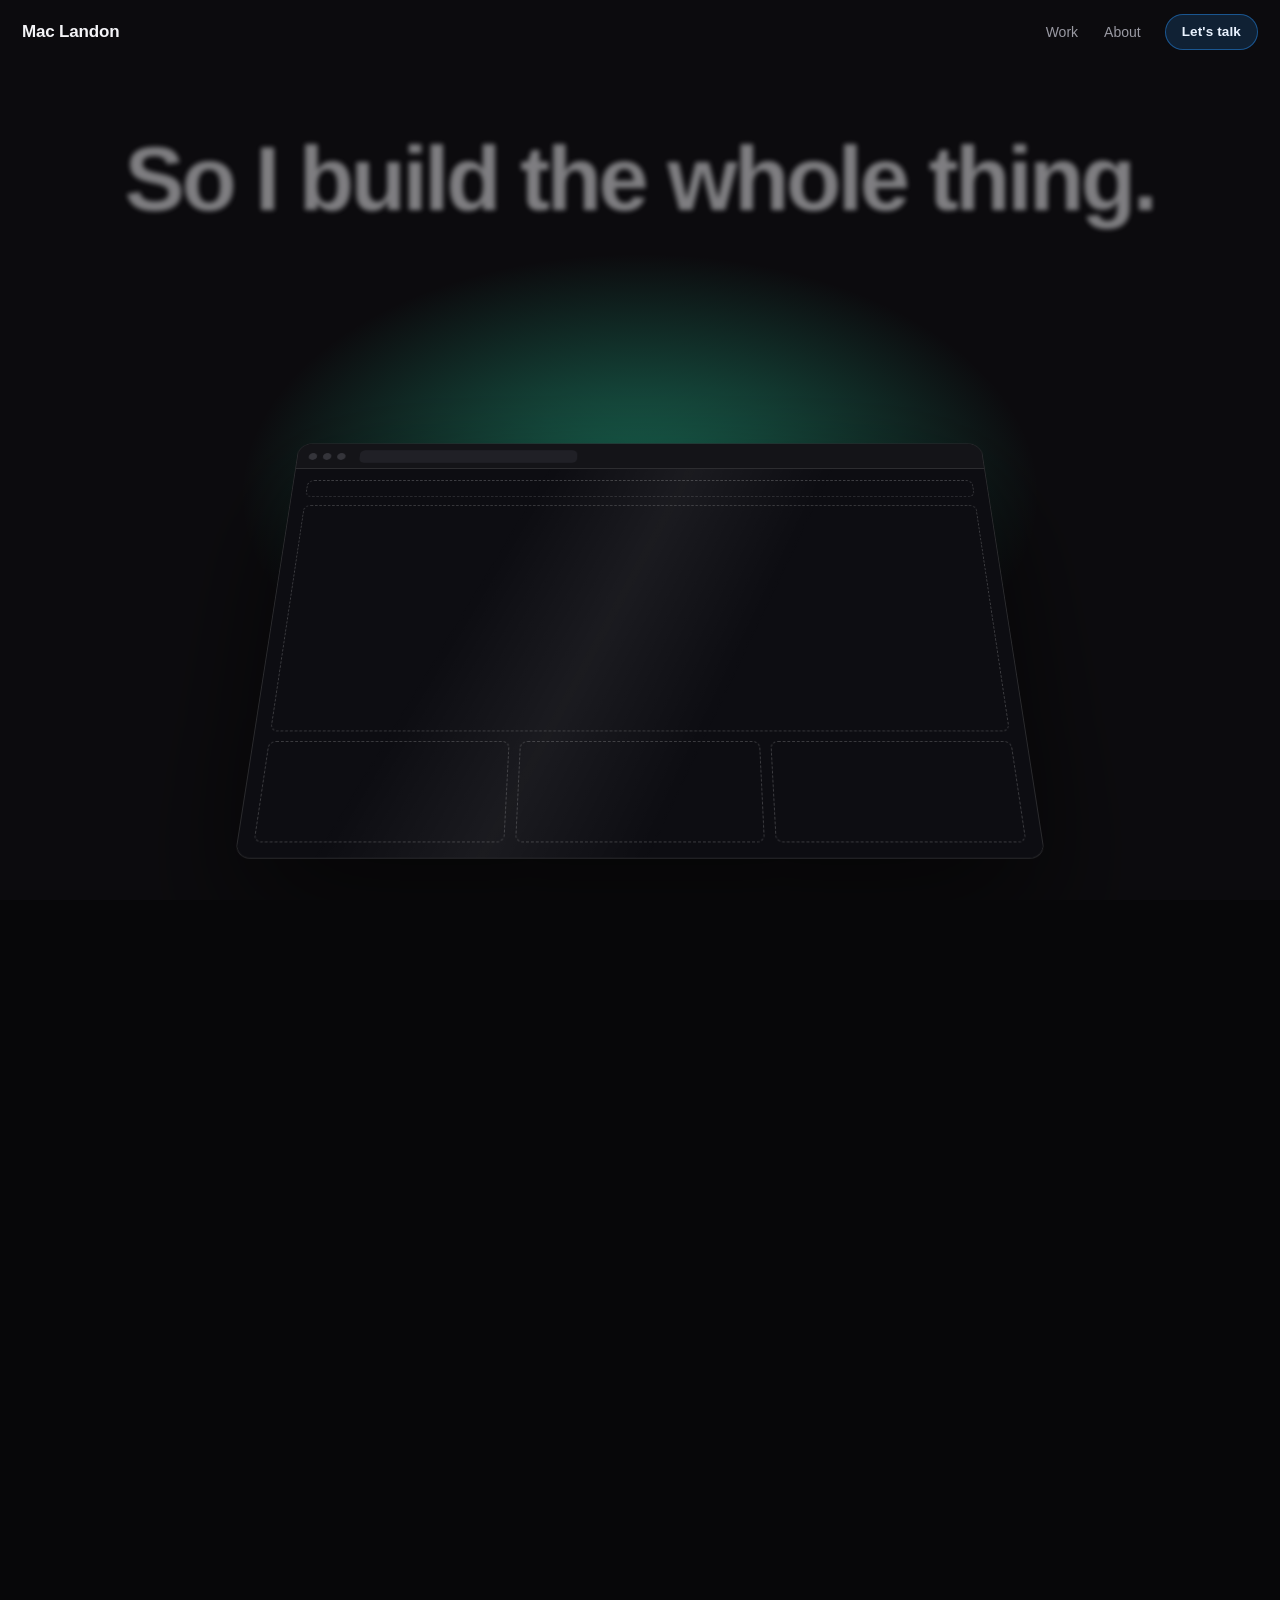
<file: index.html>
<!DOCTYPE html>
<html lang="en">
<head>
<meta charset="UTF-8">
<meta name="viewport" content="width=device-width, initial-scale=1, viewport-fit=cover">
<meta name="robots" content="noindex, nofollow">
<title>Mac Landon — the site builds itself</title>
<link rel="preconnect" href="https://fonts.googleapis.com">
<link rel="preconnect" href="https://fonts.gstatic.com" crossorigin>
<link href="https://fonts.googleapis.com/css2?family=Fraunces:ital,wght@0,500;0,600;0,700;1,600&family=DM+Sans:wght@400;500;700&display=swap" rel="stylesheet">
<!--
  v9 — THE INTRO TO THE REAL SITE.
  The dark cinematic stage builds maclandon.com in its TRUE brand
  (Fraunces serif, DM Sans, iridescent pastel, glass pill nav, the real
  portrait). At "One person. The whole build." you zoom INTO the browser
  and land inside the real site at full size. From there the page is
  normal: light theme, receipts, CTA. The whole build was the intro.
-->
<style>
  :root{
    --ink:#f4f4f7;--mute:#9a9aa3;--line:rgba(255,255,255,.12);
    --accent:#2997ff;
    /* cyclic gradient: ends where it starts, so the shimmer loop has no seam */
    --rainbow:linear-gradient(100deg,#ff5e6c,#ff8a5c,#ffd166,#5ad1a5,#4ea8ff,#a06bff,#ff6bd6,#ff5e6c);
    /* real maclandon.com brand */
    --site-bg:#EFEBE4;--site-card:rgba(252,250,246,.78);--site-text:#25221E;
    --site-mid:#5a554c;--site-muted:#8a8478;--site-blue:#7fa0c3;--site-blue2:#4a7ab0;
    --serif:"Fraunces",Georgia,serif;--sans:"DM Sans",-apple-system,sans-serif;
    --maxw:1120px;
  }
  *{margin:0;padding:0;box-sizing:border-box}
  body{background:#070709;color:var(--ink);
    font-family:-apple-system,BlinkMacSystemFont,"SF Pro Display","SF Pro Text","Helvetica Neue",sans-serif;
    -webkit-font-smoothing:antialiased;line-height:1.5;overflow-x:hidden}

  /* intro chrome nav (dissolves when you enter the site) */
  .nav{position:fixed;top:0;left:0;right:0;z-index:60;display:flex;align-items:center;justify-content:space-between;
    padding:14px 22px;will-change:opacity}
  .nav .brand{font-weight:600;font-size:17px;letter-spacing:-.01em;color:var(--ink);text-decoration:none}
  .nav .links{display:flex;gap:22px;align-items:center;font-size:14px}
  .nav .links a{color:var(--mute);text-decoration:none;padding:6px 2px}
  .nav .links a:hover{color:var(--ink)}
  .nav .links a.pill{background:rgba(41,151,255,.16);border:1px solid rgba(41,151,255,.45);color:#eaf3ff;
    padding:7px 16px;border-radius:980px;font-weight:600;font-size:13.5px;letter-spacing:.01em;
    transition:background .25s,border-color .25s}
  .nav .links a.pill:hover{background:rgba(41,151,255,.32);border-color:rgba(41,151,255,.7);color:#fff}
  @media(max-width:640px){.nav .links a.hide-m{display:none}}

  /* ===== THE STAGE ===== */
  .stage{position:relative;height:700vh}
  .pin{position:sticky;top:0;height:100vh;height:100svh;min-height:600px;overflow:hidden}
  .glow{position:absolute;inset:0;pointer-events:none}

  .caps{position:absolute;top:0;left:0;right:0;height:42svh;z-index:5;
    display:flex;align-items:center;justify-content:center;
    perspective:900px;perspective-origin:50% 50%;pointer-events:none}
  .cap{position:absolute;text-align:center;max-width:22ch;padding:0 22px;
    font-weight:800;letter-spacing:-.035em;line-height:1.05;
    font-size:clamp(30px,5.2vw,72px);opacity:0;will-change:transform,opacity,filter}
  .cap em{font-style:normal;background:var(--rainbow);background-size:200% 100%;
    -webkit-background-clip:text;background-clip:text;color:transparent;animation:shimmer 8s linear infinite}
  @keyframes shimmer{to{background-position:200% 0}}

  .stage3d{position:absolute;left:0;right:0;bottom:3svh;top:33svh;
    display:flex;align-items:center;justify-content:center;
    perspective:1500px;perspective-origin:50% 30%}
  .frame{position:relative;width:min(820px,90vw);aspect-ratio:16/10;
    border-radius:16px;border:1px solid var(--line);background:#0c0c10;
    box-shadow:0 60px 140px rgba(0,0,0,.65);
    transform-style:preserve-3d;will-change:transform,opacity,filter}
  .frame__bar{height:36px;display:flex;align-items:center;gap:7px;padding:0 13px;background:#141418;border-bottom:1px solid var(--line);border-radius:15px 15px 0 0}
  .frame__bar i{width:10px;height:10px;border-radius:50%;background:#34343a}
  .frame__url{margin-left:10px;height:18px;flex:1;max-width:260px;border-radius:6px;background:#202026;
    display:flex;align-items:center;padding:0 9px;overflow:hidden}
  .frame__url span{font-size:11px;color:#9fd3a9;font-family:'SF Mono',Menlo,monospace;white-space:nowrap;
    clip-path:inset(0 100% 0 0);will-change:clip-path}
  .screen{position:relative;height:calc(100% - 36px);overflow:hidden;border-radius:0 0 15px 15px;background:#0d0d12}
  .screen__sheen{position:absolute;inset:-10%;z-index:9;pointer-events:none;will-change:transform;
    background:linear-gradient(115deg,transparent 32%,rgba(255,255,255,.06) 46%,transparent 60%)}

  /* the iridescent wallpaper that floods in at the brand beat */
  .paper{position:absolute;inset:0;opacity:0;will-change:opacity;
    background:
      radial-gradient(55% 50% at 12% 8%,rgba(235,185,205,.5),transparent 65%),
      radial-gradient(50% 45% at 92% 20%,rgba(170,198,235,.5),transparent 65%),
      radial-gradient(45% 40% at 55% 0%,rgba(240,220,170,.35),transparent 60%),
      radial-gradient(55% 50% at 80% 95%,rgba(200,180,225,.3),transparent 65%),
      var(--site-bg)}

  .wire{position:absolute;inset:16px;display:flex;flex-direction:column;gap:11px;opacity:0;will-change:opacity}
  .wire b{display:block;border:1.5px dashed rgba(255,255,255,.2);border-radius:8px}
  .wire .w-nav{height:24px}.wire .w-hero{flex:1}.wire .w-row{height:25%;display:flex;gap:11px}
  .wire .w-row b{flex:1}

  /* ===== the miniature: real maclandon.com ===== */
  .lyr{position:absolute;opacity:0;will-change:opacity,transform,filter}
  .mnav{top:12px;left:50%;width:88%;height:30px;display:flex;align-items:center;gap:10px;
    background:rgba(206,201,192,.78);
    border:1px solid rgba(255,255,255,.45);border-radius:980px;padding:0 6px 0 14px;
    box-shadow:0 8px 24px rgba(37,34,30,.10)}
  .mnav .ml{font-family:var(--serif);font-weight:700;font-size:13px;color:var(--site-text)}
  .mnav .mmenu{margin-left:auto;display:flex;gap:11px;font-family:var(--sans);font-size:8.5px;font-weight:500;color:#4c4841;align-items:center}
  .mham,.sham{display:none}
  .mcard-photo,.scard-photo{display:none}
  .micn{display:block;opacity:.85}
  .sicn{display:block;opacity:.85}
  .mnav .mp{background:#3a372f;color:#fff;border-radius:980px;padding:4px 10px;font-weight:500;font-size:8px}
  .mportrait{right:4%;bottom:0;height:78%;pointer-events:none}
  .mportrait img{height:100%;width:auto;display:block;filter:drop-shadow(0 10px 30px rgba(37,34,30,.18))}
  .mcard{left:5%;top:20%;width:44%;border-radius:12px;padding:14px 15px;
    background:rgba(252,250,246,.93);
    border:1px solid rgba(255,255,255,.7);box-shadow:0 14px 38px rgba(37,34,30,.10)}
  .meyebrow{font-family:var(--sans);font-size:6.8px;font-weight:700;letter-spacing:.16em;color:#8fa6c4;margin-bottom:6px}
  .mcard h4{font-family:var(--serif);font-weight:600;font-size:clamp(12px,1.9vw,18.5px);letter-spacing:-.01em;line-height:1.12;color:var(--site-text)}
  .mcard h4 i{font-style:italic;color:#a9c3e2}
  .mstrap{font-family:var(--sans);font-size:clamp(7.5px,1vw,9.5px);font-weight:700;color:var(--site-mid);margin-top:6px}
  .mcard p{font-family:var(--sans);font-size:clamp(7px,.95vw,8.8px);color:var(--site-muted);line-height:1.5;margin-top:4px}
  .mpill{margin-top:8px;width:max-content;font-family:var(--sans);font-size:clamp(7.5px,1vw,9px);font-weight:500;color:#fff;
    background:linear-gradient(180deg,#8fb0d4,#5b83b4);border-radius:980px;padding:5px 13px;
    box-shadow:inset 0 1px 0 rgba(255,255,255,.5),0 6px 16px rgba(74,122,176,.35)}
  .mfoot{left:5%;bottom:7%;font-family:var(--sans);font-size:7px;font-weight:700;letter-spacing:.14em;color:#8a8478}
  .msys{bottom:14px;left:50%;width:60%;display:flex;gap:7px;align-items:center;z-index:3;
    background:rgba(252,250,246,.95);
    border:1px solid rgba(255,255,255,.8);border-radius:11px;padding:7px;
    box-shadow:0 12px 30px rgba(37,34,30,.14)}
  .msys .field{flex:1;height:20px;border-radius:6px;background:rgba(37,34,30,.05);border:1px solid rgba(37,34,30,.12);
    display:flex;align-items:center;padding:0 8px;font-family:var(--sans);font-size:8.5px;color:var(--site-muted)}
  .msys .send{height:20px;border-radius:6px;background:var(--site-blue2);color:#fff;font-family:var(--sans);font-size:8.5px;font-weight:700;
    display:flex;align-items:center;padding:0 10px;white-space:nowrap}
  .mchecks{top:52px;right:5%;display:flex;flex-direction:column;gap:7px;align-items:flex-end;z-index:3}
  .mchecks .ck{display:flex;align-items:center;gap:5px;font-family:var(--sans);font-size:9px;color:var(--site-mid);
    background:rgba(252,250,246,.9);border:1px solid rgba(255,255,255,.8);border-radius:980px;padding:3px 9px;
    box-shadow:0 6px 16px rgba(37,34,30,.10)}
  .mchecks .ck b{width:12px;height:12px;border-radius:50%;background:#4c9e6a;color:#fff;font-size:8px;display:grid;place-items:center;font-weight:900}
  .mlive{top:52px;left:5%;display:flex;align-items:center;gap:6px;font-family:var(--sans);font-size:9.5px;color:var(--site-mid);z-index:3;
    background:rgba(252,250,246,.9);border:1px solid rgba(255,255,255,.8);border-radius:980px;padding:4px 10px;
    box-shadow:0 6px 16px rgba(37,34,30,.10)}
  .mlive b{width:7px;height:7px;border-radius:50%;background:#2ea866;box-shadow:0 0 0 0 rgba(46,168,102,.55);animation:pulse 1.8s infinite}
  @keyframes pulse{0%{box-shadow:0 0 0 0 rgba(46,168,102,.5)}70%{box-shadow:0 0 0 7px rgba(46,168,102,0)}100%{box-shadow:0 0 0 0 rgba(46,168,102,0)}}

  /* MOBILE: phone-shaped frame */
  @media(max-width:740px){
    .stage3d{top:30svh;bottom:2svh}
    .frame{width:auto;height:min(60svh,520px);aspect-ratio:10/16.5;border-radius:22px}
    .frame__bar{height:26px;border-radius:21px 21px 0 0;padding:0 10px}
    .frame__bar i{width:7px;height:7px}
    .frame__url{height:14px;max-width:170px;padding:0 7px}
    .frame__url span{font-size:8.5px}
    .screen{height:calc(100% - 26px);border-radius:0 0 21px 21px}
    .wire{inset:12px;gap:9px}
    .mnav{top:10px;left:50%;width:56%;height:30px;justify-content:space-between;padding:0 13px}
    .mnav .ml{font-size:15px}
    .mnav .mmenu{display:none}
    .mham{display:block;width:14px;height:2px;background:#4c4841;border-radius:2px;position:relative}
    .mham::before{content:"";position:absolute;left:0;top:-4.5px;width:14px;height:2px;background:#4c4841;border-radius:2px}
    .mcard{left:5%;right:5%;width:auto;top:13%;bottom:14%;padding:14px 13px;overflow:hidden}
    .mcard h4{font-size:16px;max-width:58%}
    .meyebrow{font-size:6.5px}
    .mstrap{font-size:8.5px;max-width:55%}
    .mcard p{display:none}
    .mpill{font-size:9px;padding:6px 13px;position:relative;z-index:2;margin-top:10px}
    .mcard-photo{display:block;position:absolute;right:-6%;bottom:0;height:88%;width:auto;z-index:1}
    .mportrait{display:none!important}
    .mchecks{display:none}
    .mlive{top:46px;left:6%}
    .msys{display:none!important}
    .mfoot{left:5%;bottom:5%;display:block}
  }

  /* ===== THE REAL SITE (you land inside it) ===== */
  .siteframe{position:absolute;inset:0;z-index:3;width:100%;height:100%;border:0;opacity:0;background:#EFEBE4;pointer-events:none;display:none}
  .sitehero{position:absolute;inset:0;z-index:4;opacity:0;will-change:opacity,transform,filter;pointer-events:none;
    background:
      radial-gradient(55% 50% at 12% 8%,rgba(235,185,205,.5),transparent 65%),
      radial-gradient(50% 45% at 92% 20%,rgba(170,198,235,.5),transparent 65%),
      radial-gradient(45% 40% at 55% 0%,rgba(240,220,170,.35),transparent 60%),
      radial-gradient(55% 50% at 80% 95%,rgba(200,180,225,.3),transparent 65%),
      var(--site-bg);
    font-family:var(--sans);color:var(--site-text)}
  .snav{position:absolute;top:22px;left:0;right:0;margin:0 auto;width:min(880px,92vw);height:52px;
    display:flex;align-items:center;gap:22px;padding:0 10px 0 26px;
    background:rgba(206,201,192,.8);
    border:1px solid rgba(255,255,255,.45);border-radius:980px;box-shadow:0 10px 34px rgba(37,34,30,.12);
    will-change:transform,opacity;transform-origin:0 0}
  .snav .ml{font-family:var(--serif);font-weight:700;font-size:22px}
  .snav .links{margin-left:auto;display:flex;gap:20px;align-items:center;font-size:13.5px;font-weight:500;color:#4c4841}
  .snav .links span{cursor:pointer}
  .snav .bp{background:#3a372f;color:#fff;border-radius:980px;padding:9px 18px;font-weight:500;font-size:13.5px}
  .sgrid{position:absolute;inset:0;display:grid;grid-template-columns:1.05fr .95fr;align-items:center;
    max-width:1240px;margin:0 auto;padding:80px 4vw 0}
  .scard{border-radius:22px;padding:clamp(22px,3.4vw,44px);
    background:rgba(252,250,246,.94);
    border:1px solid rgba(255,255,255,.7);box-shadow:0 24px 60px rgba(37,34,30,.10)}
  .seyebrow{font-size:12px;font-weight:700;letter-spacing:.18em;color:#8fa6c4;margin-bottom:16px}
  .scard h1{font-family:var(--serif);font-weight:600;font-size:clamp(30px,3.9vw,54px);letter-spacing:-.01em;line-height:1.08}
  .scard h1 i{font-style:italic;color:#a9c3e2}
  .sstrap{font-size:clamp(14px,1.5vw,18px);font-weight:700;color:var(--site-mid);margin-top:14px}
  .scard p{font-size:clamp(12.5px,1.25vw,15.5px);color:var(--site-muted);line-height:1.6;margin-top:10px;max-width:46ch}
  .spill{display:inline-block;margin-top:20px;font-size:15px;font-weight:500;color:#fff;
    background:linear-gradient(180deg,#8fb0d4,#5b83b4);border-radius:980px;padding:12px 26px;
    box-shadow:inset 0 1px 0 rgba(255,255,255,.5),0 12px 28px rgba(74,122,176,.35)}
  .sportrait{position:absolute;right:2vw;bottom:0;height:min(86svh,780px);pointer-events:none}
  .sportrait img{height:100%;width:auto;display:block;filter:drop-shadow(0 16px 44px rgba(37,34,30,.16))}
  .sfoot{position:absolute;left:4vw;bottom:26px;font-size:11.5px;font-weight:700;letter-spacing:.16em;color:#8a8478}
  @media(max-width:900px){
    .sgrid{grid-template-columns:1fr;align-items:start;padding:96px 4vw 0}
    .snav{width:56%;min-width:210px;height:56px;gap:0;justify-content:space-between;padding:0 20px}
    .snav .ml{font-size:26px}
    .snav .links{display:none}
    .sham{display:block;width:20px;height:2.5px;background:#4c4841;border-radius:2px;position:relative}
    .sham::before{content:"";position:absolute;left:0;top:-6.5px;width:20px;height:2.5px;background:#4c4841;border-radius:2px}
    .scard{position:relative;z-index:2;overflow:hidden;min-height:60svh}
    .scard h1{font-size:clamp(28px,8vw,36px);max-width:58%}
    .sstrap{max-width:52%}
    .scard p{display:none}
    .spill{position:relative;z-index:2}
    .scard-photo{display:block;position:absolute;right:-8%;bottom:0;height:74%;width:auto;z-index:1}
    .sportrait{display:none}
    .sfoot{display:block;position:relative;left:auto;bottom:auto;margin:26px 4vw 0}
  }

  /* ===== normal site sections below (light) ===== */
  .site-body{background:var(--site-bg);color:var(--site-text);font-family:var(--sans)}
  .band{max-width:var(--maxw);margin:0 auto;padding:15vh 24px}
  .k2{font-size:12px;font-weight:700;letter-spacing:.16em;color:#8fa6c4;margin-bottom:14px;text-transform:uppercase}
  .band h2{font-family:var(--serif);font-weight:600;font-size:clamp(30px,4.6vw,52px);letter-spacing:-.01em;line-height:1.08;max-width:20ch}
  .rgrid{display:grid;grid-template-columns:repeat(3,1fr);gap:16px;margin-top:44px;perspective:1100px}
  .tile{position:relative;will-change:transform,opacity;transform-style:preserve-3d;
    opacity:0;transform:translateY(46px) rotateX(26deg)}
  .tile.in{transition:opacity .9s cubic-bezier(.2,.7,.2,1),transform .9s cubic-bezier(.2,.7,.2,1);opacity:1;transform:none}
  .tile__in{position:relative;aspect-ratio:4/3;border-radius:16px;overflow:hidden;
    background:#fff;border:1px solid rgba(255,255,255,.8);box-shadow:0 22px 54px rgba(37,34,30,.12);text-align:left;
    will-change:transform;transition:box-shadow .3s;transform-style:preserve-3d}
  .tile:hover .tile__in{box-shadow:0 30px 70px rgba(74,122,176,.22)}
  .tile .glare{position:absolute;inset:0;z-index:4;pointer-events:none;opacity:0;
    background:radial-gradient(60% 45% at var(--gx,50%) var(--gy,50%),rgba(255,255,255,.35),transparent 70%);transition:opacity .3s}
  .tile:hover .glare{opacity:1}
  .tile .label{position:absolute;left:14px;bottom:11px;z-index:3;font-weight:700;font-size:13px;color:#fff}
  .tile .sub{position:absolute;left:14px;bottom:29px;z-index:3;font-size:10.5px;color:rgba(255,255,255,.85)}
  .tile__in::after{content:"";position:absolute;inset:0;z-index:2;background:linear-gradient(180deg,transparent 45%,rgba(30,28,24,.66))}
  .mini{position:absolute;inset:9% 12% 24%;border-radius:8px;overflow:hidden;box-shadow:0 14px 34px rgba(37,34,30,.22)}
  .mini .bar{height:14%;display:flex;align-items:center;gap:4px;padding:0 7%}
  .mini .bar i{width:5px;height:5px;border-radius:50%}
  .mini .line{border-radius:3px}
  .mini.marissa{background:#f6f1e7}
  .mini.marissa .bar{background:#eee7d8}.mini.marissa .bar i{background:#9db89a}
  .mini.marissa .hero{position:absolute;top:22%;left:7%;width:48%;height:44%;border-radius:6px;background:linear-gradient(140deg,#a9c4a4,#7d9c7a)}
  .mini.marissa .t1{position:absolute;top:26%;right:7%;width:34%;height:8%;background:#3d4a3c}
  .mini.marissa .t2{position:absolute;top:38%;right:7%;width:30%;height:5%;background:#a8a294}
  .mini.marissa .t3{position:absolute;top:47%;right:7%;width:24%;height:9%;border-radius:20px;background:#7d9c7a}
  .mini.marissa .row{position:absolute;bottom:6%;left:7%;right:7%;height:16%;display:flex;gap:4%}
  .mini.marissa .row b{flex:1;border-radius:4px;background:#e7dfcd}
  .mini.schnerds{background:#ffd83d}
  .mini.schnerds .bar{background:#ffca08}.mini.schnerds .bar i{background:#e03a2e}
  .mini.schnerds .blob{position:absolute;top:24%;left:10%;width:34%;height:42%;border-radius:46% 54% 52% 48%/55% 48% 52% 45%;background:#e03a2e}
  .mini.schnerds .eye{position:absolute;top:32%;left:20%;width:9%;aspect-ratio:1;border-radius:50%;background:#fff}
  .mini.schnerds .eye::after{content:"";position:absolute;inset:28%;border-radius:50%;background:#1c1c1e}
  .mini.schnerds .t1{position:absolute;top:28%;right:9%;width:38%;height:10%;background:#1c1c1e;border-radius:4px}
  .mini.schnerds .t2{position:absolute;top:43%;right:9%;width:30%;height:6%;background:rgba(28,28,30,.55);border-radius:3px}
  .mini.schnerds .dots{position:absolute;bottom:8%;left:10%;display:flex;gap:6px}
  .mini.schnerds .dots i{width:9px;height:9px;border-radius:50%}
  .mini.mgtax{background:#f4f6f9}
  .mini.mgtax .bar{background:#16283f}.mini.mgtax .bar i{background:#4ea8ff}
  .mini.mgtax .t1{position:absolute;top:24%;left:8%;width:44%;height:9%;background:#16283f;border-radius:3px}
  .mini.mgtax .t2{position:absolute;top:37%;left:8%;width:36%;height:5%;background:#9aa7b8;border-radius:3px}
  .mini.mgtax .rowset{position:absolute;top:50%;left:8%;right:8%;bottom:10%;display:flex;flex-direction:column;gap:8%}
  .mini.mgtax .rowset b{flex:1;border-radius:3px;background:#e2e8f0;position:relative}
  .mini.mgtax .rowset b::after{content:"";position:absolute;right:3%;top:22%;width:8px;height:8px;border-radius:50%;background:#37c978}
  @media(max-width:760px){
    .rgrid{grid-template-columns:1fr;gap:10px;margin-top:26px;width:min(420px,92vw)}
    .tile__in{aspect-ratio:16/5.6}
    .tile .label{left:63%;right:10px;bottom:auto;top:50%;font-size:12.5px}
    .tile .sub{left:63%;right:10px;bottom:auto;top:50%;transform:translateY(18px);font-size:9.5px;line-height:1.35}
    .tile__in::after{background:linear-gradient(90deg,transparent 55%,rgba(30,28,24,.6))}
    .mini{inset:10% 42% 10% 5%}
  }

  .cta{padding:16vh 24px 18vh;text-align:center}
  .cta h2{font-family:var(--serif);font-weight:600;font-size:clamp(32px,6vw,66px);letter-spacing:-.01em}
  .cta a{display:inline-block;margin-top:28px;font-size:16px;font-weight:500;color:#fff;text-decoration:none;
    background:linear-gradient(180deg,#8fb0d4,#5b83b4);border-radius:980px;padding:14px 32px;
    box-shadow:inset 0 1px 0 rgba(255,255,255,.5),0 12px 28px rgba(74,122,176,.35);transition:transform .2s}
  .cta a:hover{transform:translateY(-2px)}
  footer{padding:36px 24px calc(36px + env(safe-area-inset-bottom));text-align:center;color:#8a8478;font-size:13px}

  @media(prefers-reduced-motion:reduce){*{animation:none!important}}
</style>
</head>
<body>

<nav class="nav" id="nav">
  <a class="brand" href="index.html">Mac Landon</a>
  <div class="links">
    <a href="#work" id="worklink" class="hide-m">Work</a>
    <a href="about.html">About</a>
    <a href="#contact" class="pill">Let's talk</a>
  </div>
</nav>

<section class="stage" id="stage">
  <div class="pin" id="pin">
    <div class="glow" id="glow"></div>

    <div class="caps">
      <h1 class="cap">Your business is better than your website shows.</h1>
      <h1 class="cap">So I build the whole thing.</h1>
      <h1 class="cap">A brand with <em>a pulse</em>.</h1>
      <h1 class="cap">Your story, in your voice.</h1>
      <h1 class="cap">Systems that run it quietly.</h1>
      <h1 class="cap">One person. <em>The whole build.</em></h1>
    </div>

    <div class="stage3d">
      <div class="frame" id="frame">
        <div class="frame__bar"><i></i><i></i><i></i><div class="frame__url"><span id="urltext">https://maclandon.com</span></div></div>
        <div class="screen">
          <div class="paper" id="paper"></div>
          <div class="wire" id="wire">
            <b class="w-nav"></b><b class="w-hero"></b>
            <div class="w-row"><b></b><b></b><b></b></div>
          </div>

          <div class="lyr mnav" id="mnav" data-in="0.35" style="transform:translateX(-50%)">
            <div class="ml">ML</div>
            <span class="mham"></span><div class="mmenu"><span class="mm">Services</span><span class="mm">Pricing</span><span class="mm">About</span><span class="mm">Blog</span><span class="mm">Audit</span><svg class="micn" viewBox="0 0 24 24" width="9" height="9"><rect x="2" y="2" width="20" height="20" rx="5" fill="none" stroke="#4c4841" stroke-width="2.4"/><text x="12" y="16.5" text-anchor="middle" font-size="11" font-weight="700" fill="#4c4841" font-family="DM Sans,sans-serif">in</text></svg><svg class="micn" viewBox="0 0 24 24" width="9" height="9"><rect x="2.5" y="2.5" width="19" height="19" rx="5.5" fill="none" stroke="#4c4841" stroke-width="2.2"/><circle cx="12" cy="12" r="4.4" fill="none" stroke="#4c4841" stroke-width="2.2"/><circle cx="17.6" cy="6.6" r="1.5" fill="#4c4841"/></svg><span class="mp">Book a Call</span></div>
          </div>

          <div class="lyr mportrait" id="mportrait" data-in="0.48"><img src="assets/mac-hero.png" alt=""></div>

          <div class="lyr mcard" id="mcard" data-in="0.51">
            <div class="meyebrow">— WEBSITES · SYSTEMS · AUTOMATION</div>
            <h4>Your business is <i>good.</i><br>Your systems aren't keeping up.</h4>
            <div class="mstrap">I find what's broken and build what's missing.</div>
            <p>I build the websites, intake systems, and automations that let solo practices and small firms run without the owner in the middle of everything.</p>
            <div class="mpill">See if we're a fit &rarr;</div>
            <img class="mcard-photo" src="assets/mac-hero.png" alt="">
          </div>

          <div class="lyr mfoot" data-in="0.56">— IS THIS RIGHT FOR YOU</div>

          <div class="lyr msys" data-in="0.66"><div class="field">you@email.com</div><div class="send">Get the audit</div></div>

          <div class="lyr mchecks" data-in="0.70">
            <div class="ck"><b>&checkmark;</b>Audit funnel live</div>
            <div class="ck"><b>&checkmark;</b>Booking connected</div>
          </div>

          <div class="lyr mlive" data-in="0.79"><b></b>Live</div>
          <div class="screen__sheen" id="sheen"></div>
        </div>
      </div>
    </div>

    <!-- the REAL site, ready beneath the overlay -->
    <iframe class="siteframe" id="siteframe" title="maclandon.com"></iframe>
    <div class="sitehero" id="sitehero">
      <div class="snav" id="snav">
        <div class="ml">ML</div>
        <span class="sham"></span><div class="links"><span>Services</span><span>Pricing</span><span>About</span><span>Blog</span><span>Audit</span><svg class="sicn" viewBox="0 0 24 24" width="16" height="16"><rect x="2" y="2" width="20" height="20" rx="5" fill="none" stroke="#4c4841" stroke-width="2.4"/><text x="12" y="16.5" text-anchor="middle" font-size="11" font-weight="700" fill="#4c4841" font-family="DM Sans,sans-serif">in</text></svg><svg class="sicn" viewBox="0 0 24 24" width="16" height="16"><rect x="2.5" y="2.5" width="19" height="19" rx="5.5" fill="none" stroke="#4c4841" stroke-width="2.2"/><circle cx="12" cy="12" r="4.4" fill="none" stroke="#4c4841" stroke-width="2.2"/><circle cx="17.6" cy="6.6" r="1.5" fill="#4c4841"/></svg><span class="bp">Book a Call</span></div>
      </div>
      <div class="sportrait" id="sportrait"><img src="assets/mac-hero.png" alt="Mac Landon"></div>
      <div class="sgrid">
        <div class="scard" id="scard">
          <div class="seyebrow">— WEBSITES · SYSTEMS · AUTOMATION</div>
          <h1>Your business is <i>good.</i><br>Your systems aren't keeping up.</h1>
          <div class="sstrap">I find what's broken and build what's missing.</div>
          <p>I build the websites, intake systems, and automations that let solo practices and small firms run without the owner in the middle of everything. Tax, healthcare, e-commerce, creative services.</p>
          <span class="spill">See if we're a fit &rarr;</span>
          <img class="scard-photo" src="assets/mac-hero.png" alt="">
        </div>
        <div></div>
      </div>
      <div class="sfoot">— IS THIS RIGHT FOR YOU</div>
    </div>
  </div>
</section>

<script>
const clamp=(v,a,b)=>Math.max(a,Math.min(b,v));
const sstep=(a,b,x)=>{const t=clamp((x-a)/(b-a),0,1);return t*t*(3-2*t);};
const lerp=(a,b,t)=>a+(b-a)*t;
const reduce=matchMedia('(prefers-reduced-motion:reduce)').matches;
const coarse=matchMedia('(pointer:coarse)').matches;
/* iOS toolbar collapse changes innerHeight mid-scroll and makes every
   scroll-driven transform jump; only accept big (orientation) changes */
let VH=innerHeight;
addEventListener('resize',()=>{if(Math.abs(innerHeight-VH)>150)VH=innerHeight;});

const stage=document.getElementById('stage'), pin=document.getElementById('pin'),
      glow=document.getElementById('glow'), frame=document.getElementById('frame'),
      wire=document.getElementById('wire'), nav=document.getElementById('nav'),
      sheen=document.getElementById('sheen'), urltext=document.getElementById('urltext'),
      paper=document.getElementById('paper'), sitehero=document.getElementById('sitehero'),
      siteframe=document.getElementById('siteframe'),
      caps=[...document.querySelectorAll('.cap')],
      layers=[...document.querySelectorAll('.lyr[data-in]')];

let target=0, pS=0, pM=0, pF=0, mx=0, my=0, smx=0, smy=0;
const mobile=()=>innerWidth<=740;
const capCenters=[0.055,0.21,0.375,0.535,0.69,0.80], capHalf=0.08;
const cold=[9,10,15], warm=[20,13,10], end=[239,235,228]; /* settles to the site's cream */

addEventListener('mousemove',e=>{mx=(e.clientX/innerWidth-0.5)*2;my=(e.clientY/innerHeight-0.5)*2;},{passive:true});



function tick(){
  const total=stage.offsetHeight-VH;
  target=clamp(-stage.getBoundingClientRect().top/(total||1),0,1);
  /* landed inside the real site: the intro is done, stop paying for it */
  if(target>=0.999&&pF>=0.995){
    siteframe.style.display='block';siteframe.style.opacity=1;siteframe.style.pointerEvents='auto';
    sitehero.style.visibility='hidden';nav.style.opacity=0;nav.style.pointerEvents='none';
    requestAnimationFrame(tick);return;
  }
  pS+=(target-pS)*(reduce?1:0.05);
  pM+=(target-pM)*(reduce?1:0.085);
  pF+=(target-pF)*(reduce?1:0.13);
  smx+=(mx-smx)*0.06; smy+=(my-smy)*0.06;

  /* background: cold -> warm -> settles to the SITE's cream for the handoff */
  const warmth=sstep(0.02,0.75,pS), settle=sstep(0.85,0.97,pS);
  const bg=cold.map((c,i)=>Math.round(lerp(lerp(c,warm[i],warmth),end[i],settle)));
  pin.style.background='rgb('+bg.join(',')+')';
  const hue=lerp(215,18,pS), gi=lerp(.28,.85,warmth)*(1-settle), gr=lerp(38,58,pS);
  glow.style.background='radial-gradient('+gr+'% '+(gr*0.86)+'% at 50% 55%,hsla('+hue+',85%,55%,'+gi.toFixed(2)+'),transparent 72%)';

  /* frame: lie back -> open -> ZOOM INTO THE SITE */
  const openT=sstep(0.02,0.62,pM);
  const maxTilt=mobile()?30:58;
  const rx=maxTilt*(1-openT);
  const exit=sstep(0.82,0.945,pM);
  const s=lerp(0.84,1,sstep(0,0.66,pM))+exit*1.6;   /* bigger dive = entering it */
  const ty=lerp(9,0,openT)+exit*8;
  const ry=reduce?0:smx*3*(1-exit), rxm=reduce?0:-smy*2*(1-exit);
  frame.style.transform='translateY('+ty+'vh) rotateX('+(rx+rxm)+'deg) rotateY('+ry+'deg) scale('+s+')';
  frame.style.opacity=1-exit;
  const fb=Math.round(exit*7);
  frame.style.filter=fb>0?'blur('+fb+'px)':'none';
  frame.style.visibility=exit>=1?'hidden':'visible';
  frame.style.boxShadow=pM>0.72?'0 60px 160px rgba(127,160,195,.35)':'0 60px 140px rgba(0,0,0,.65)';

  sheen.style.transform='translateX('+(smx*36)+'px) translateY('+(smy*14)+'px)';
  wire.style.opacity=(sstep(0.14,0.22,pM)*(1-sstep(0.33,0.45,pM))).toFixed(3);
  paper.style.opacity=sstep(0.33,0.44,pM);

  for(const el of layers){
    const st=parseFloat(el.dataset.in), a=sstep(st,st+0.09,pM);
    el.style.opacity=a;
    let base='';
    if(el.classList.contains('msys'))base='translateX(-50%) ';
    if(el.classList.contains('mnav'))base='translateX(-50%) ';
    el.style.transform=base+'translateY('+((1-a)*20)+'px) scale('+lerp(0.97,1,a)+')';
    const lb=Math.round((1-a)*4);
    el.style.filter=(coarse||lb<1)?'none':'blur('+lb+'px)';
  }

  const typed=sstep(0.76,0.83,pM);
  urltext.style.clipPath='inset(0 '+((1-typed)*100)+'% 0 0)';

  const zmax=mobile()?240:520;
  caps.forEach((c,i)=>{
    let t=clamp((pF-capCenters[i])/capHalf,-1.35,1.35);
    if(i===0)t=Math.max(0,t);
    const o=clamp(1-Math.abs(t)*1.12,0,1);
    c.style.opacity=o.toFixed(3);
    c.style.transform='translateZ('+(t*zmax)+'px) translateY('+(t*-14)+'px)';
    const cb=Math.round(Math.abs(t)*4);
    c.style.filter=(coarse||cb<1)?'none':'blur('+cb+'px)';
    c.style.visibility=o<=0?'hidden':'visible';
  });

  /* you arrive INSIDE the site: the wallpaper fades up under the dive... */
  /* simple arrival: the site fades and settles in as you dive through */
  const bgIn=sstep(0.83,0.92,pM);
  const rIn=sstep(0.86,0.97,pM);
  sitehero.style.transform='scale('+lerp(1.1,1,rIn)+')';
  const hb=Math.round((1-rIn)*8);
  sitehero.style.filter=(coarse||hb<1)?'none':'blur('+hb+'px)';
  sitehero.style.pointerEvents='none';

  /* ...then the recreation hands off to the REAL site */
  if(pM>0.72&&!siteframe.src)siteframe.src='site/index.html';
  const swap=sstep(0.955,0.99,target);
  siteframe.style.display=target>0.9?'block':'none'; /* frozen until you arrive */
  siteframe.style.opacity=swap>0?1:0;
  siteframe.style.pointerEvents=swap>=1?'auto':'none';
  sitehero.style.opacity=(bgIn*(1-swap)).toFixed(3);
  sitehero.style.visibility=swap>=1?'hidden':'visible';

  /* intro chrome dissolves as you enter the site */
  nav.style.opacity=(1-sstep(0.84,0.92,pM)).toFixed(3);
  nav.style.pointerEvents=pM>0.9?'none':'auto';

  requestAnimationFrame(tick);
}
requestAnimationFrame(tick);


/* SNAP TO THE NEAREST BEAT: when scrolling pauses mid-stage, glide to the
   beat the user was headed toward, so captions never rest half-faded. */
let idleTimer=null, snapAnim=null, lastY=scrollY, lastDir=1, restY=scrollY, touching=false;
const snapPoints=[0.055,0.21,0.375,0.535,0.69,0.80,1];
function cancelSnap(){if(snapAnim){cancelAnimationFrame(snapAnim);snapAnim=null;}}
function doSnap(){
  if(reduce||coarse||touching)return;
  const total=stage.offsetHeight-VH;
  const cur=clamp(-stage.getBoundingClientRect().top/(total||1),0,1);
  if(cur<=0.002||cur>=0.998)return;
  let best=null,bd=1e9;
  for(const p of snapPoints){const d=Math.abs(p-cur);if(d<bd){bd=d;best=p;}}
  /* settle to the nearest beat only when already close — never yank the page */
  if(bd<0.004||bd>0.06){restY=scrollY;return;}
  const from=scrollY,to=stage.offsetTop+best*total,t0=performance.now(),dur=Math.min(600,260+bd*2600);
  const step=n=>{const k=Math.min(1,(n-t0)/dur),e2=1-Math.pow(1-k,3);
    scrollTo(0,from+(to-from)*e2);
    if(k<1)snapAnim=requestAnimationFrame(step);else{snapAnim=null;restY=scrollY;}};
  cancelSnap();snapAnim=requestAnimationFrame(step);
}
addEventListener('scroll',()=>{
  const y=scrollY;if(Math.abs(y-lastY)>1)lastDir=y>lastY?1:-1;lastY=y;
  if(snapAnim)return;
  clearTimeout(idleTimer);if(!touching)idleTimer=setTimeout(doSnap,350);
},{passive:true});
addEventListener('touchstart',()=>{touching=true;cancelSnap();clearTimeout(idleTimer);},{passive:true});
addEventListener('touchmove',()=>{cancelSnap();},{passive:true});
addEventListener('touchend',()=>{touching=false;clearTimeout(idleTimer);idleTimer=setTimeout(doSnap,260);},{passive:true});
addEventListener('wheel',()=>{cancelSnap();},{passive:true});

document.getElementById('worklink').addEventListener('click',e=>{
  e.preventDefault();
  scrollTo({top:stage.offsetTop+stage.offsetHeight-innerHeight,behavior:'smooth'});
});
</script>
</body>
</html>
</file>
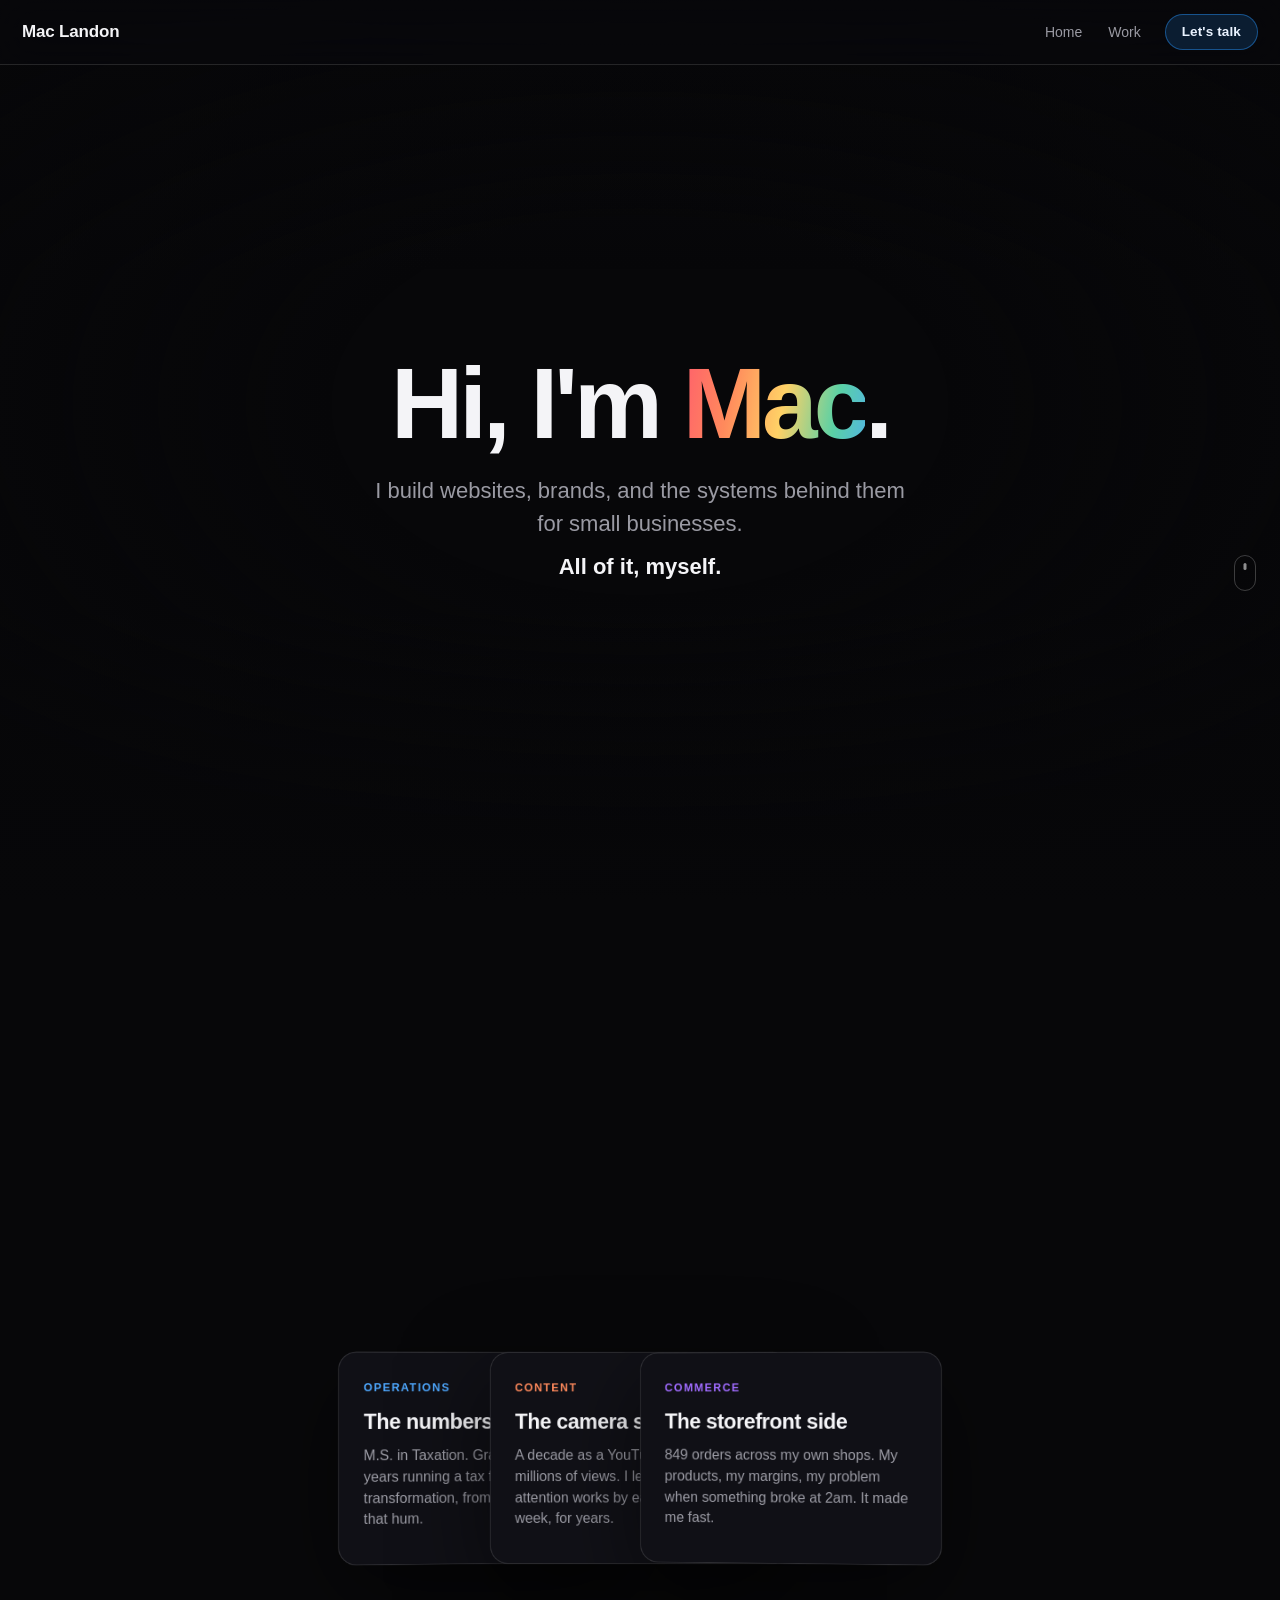
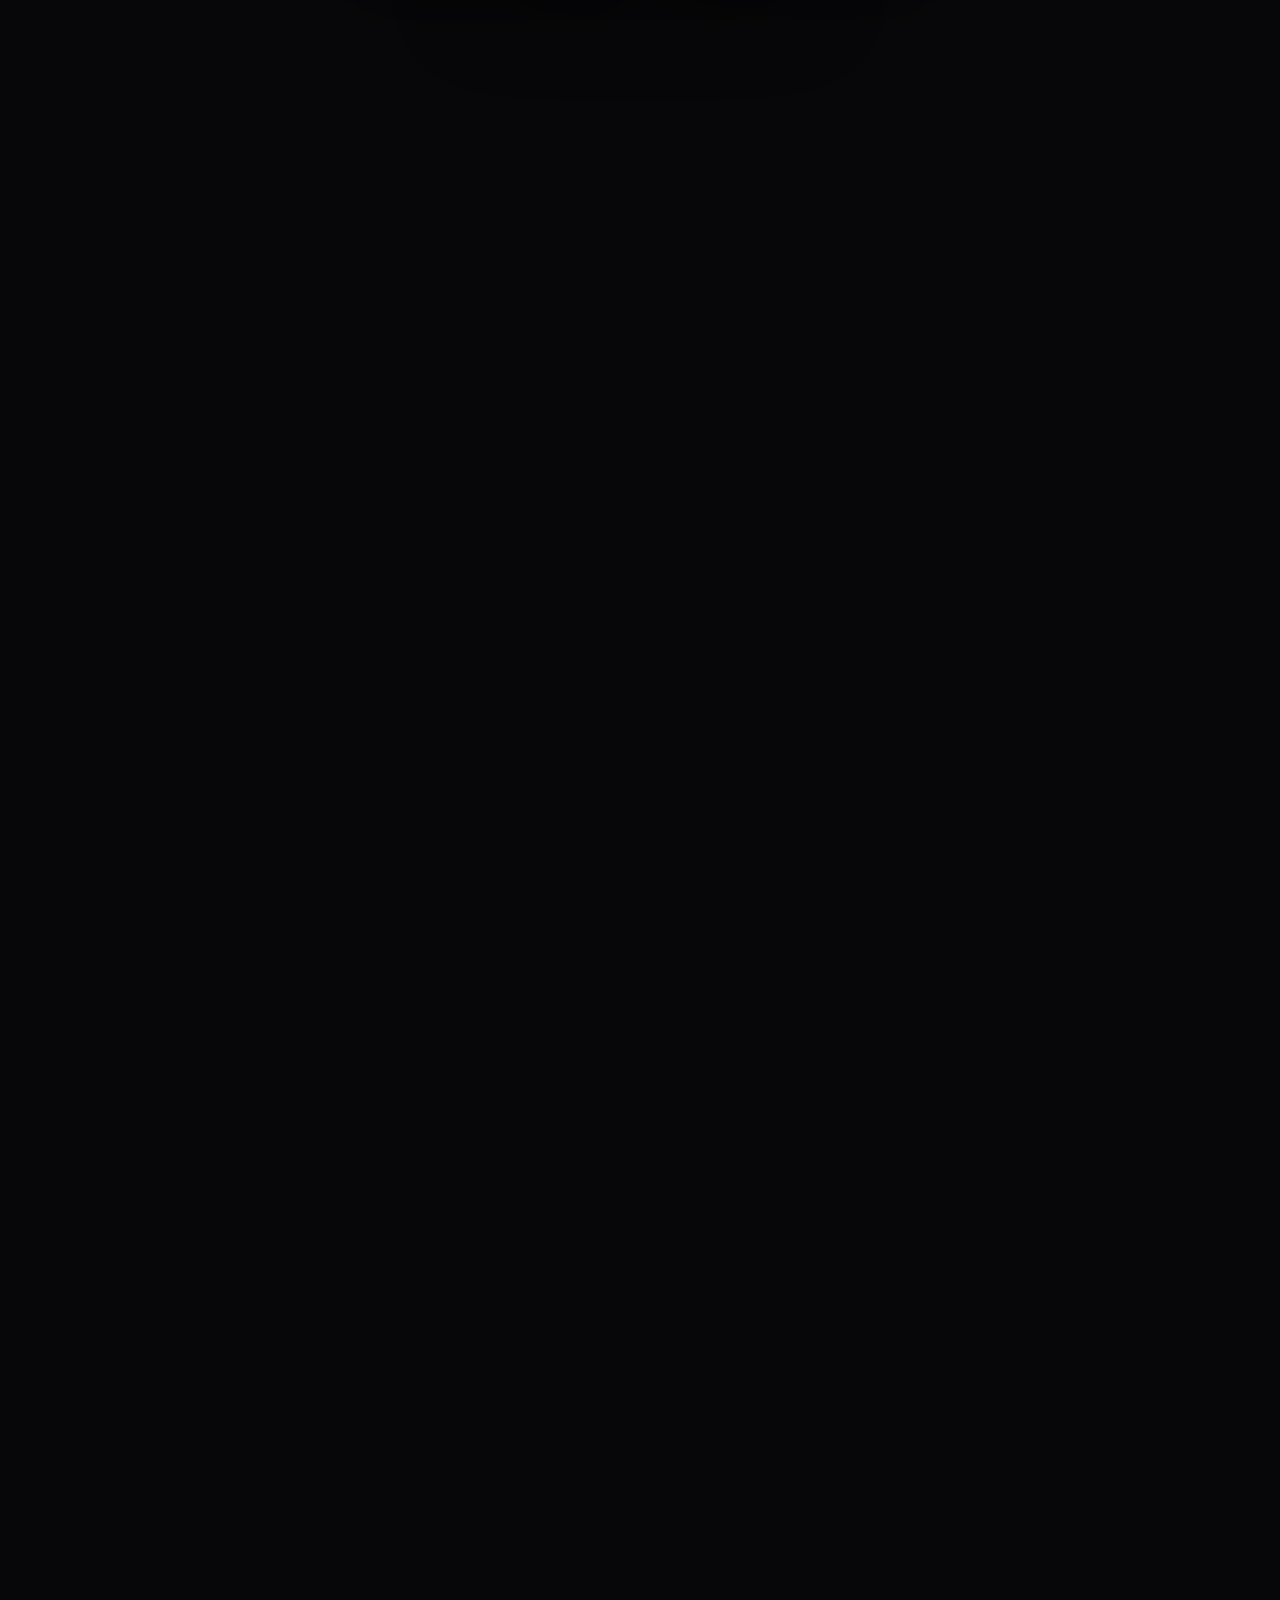
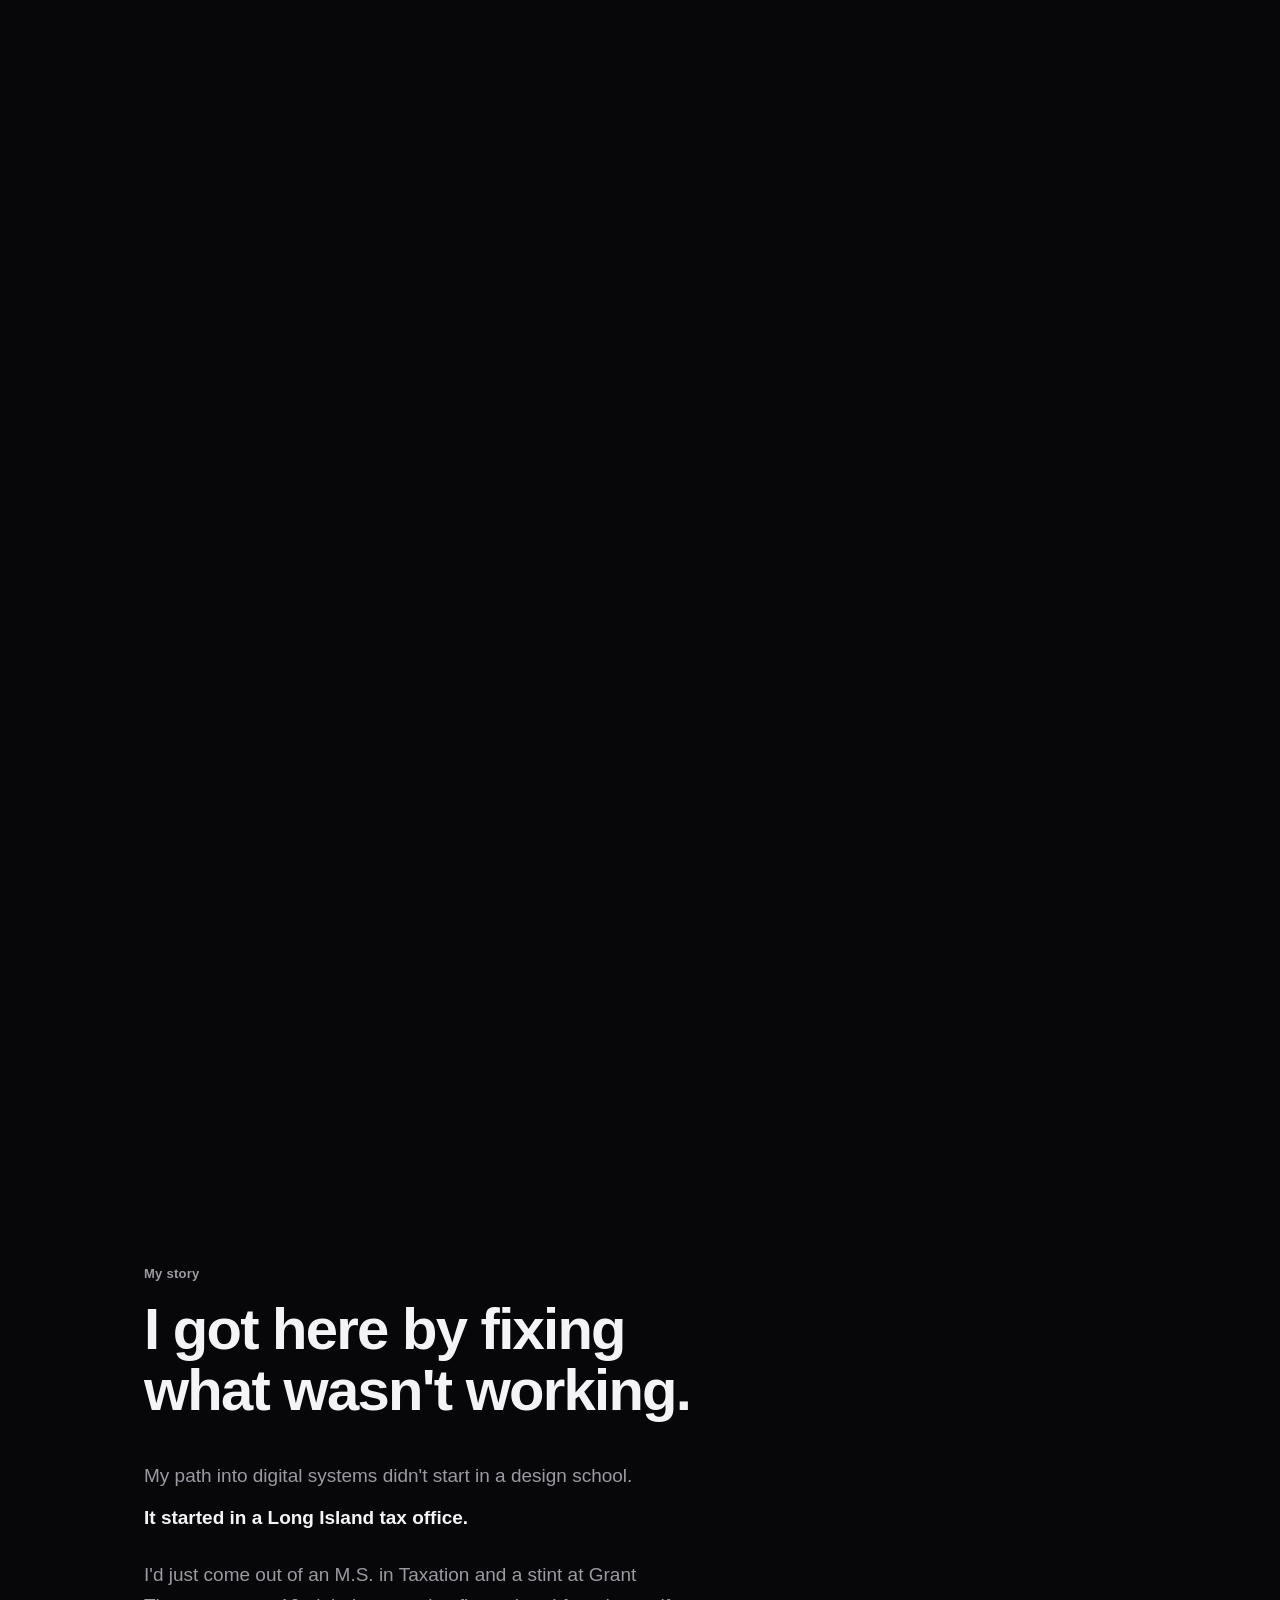
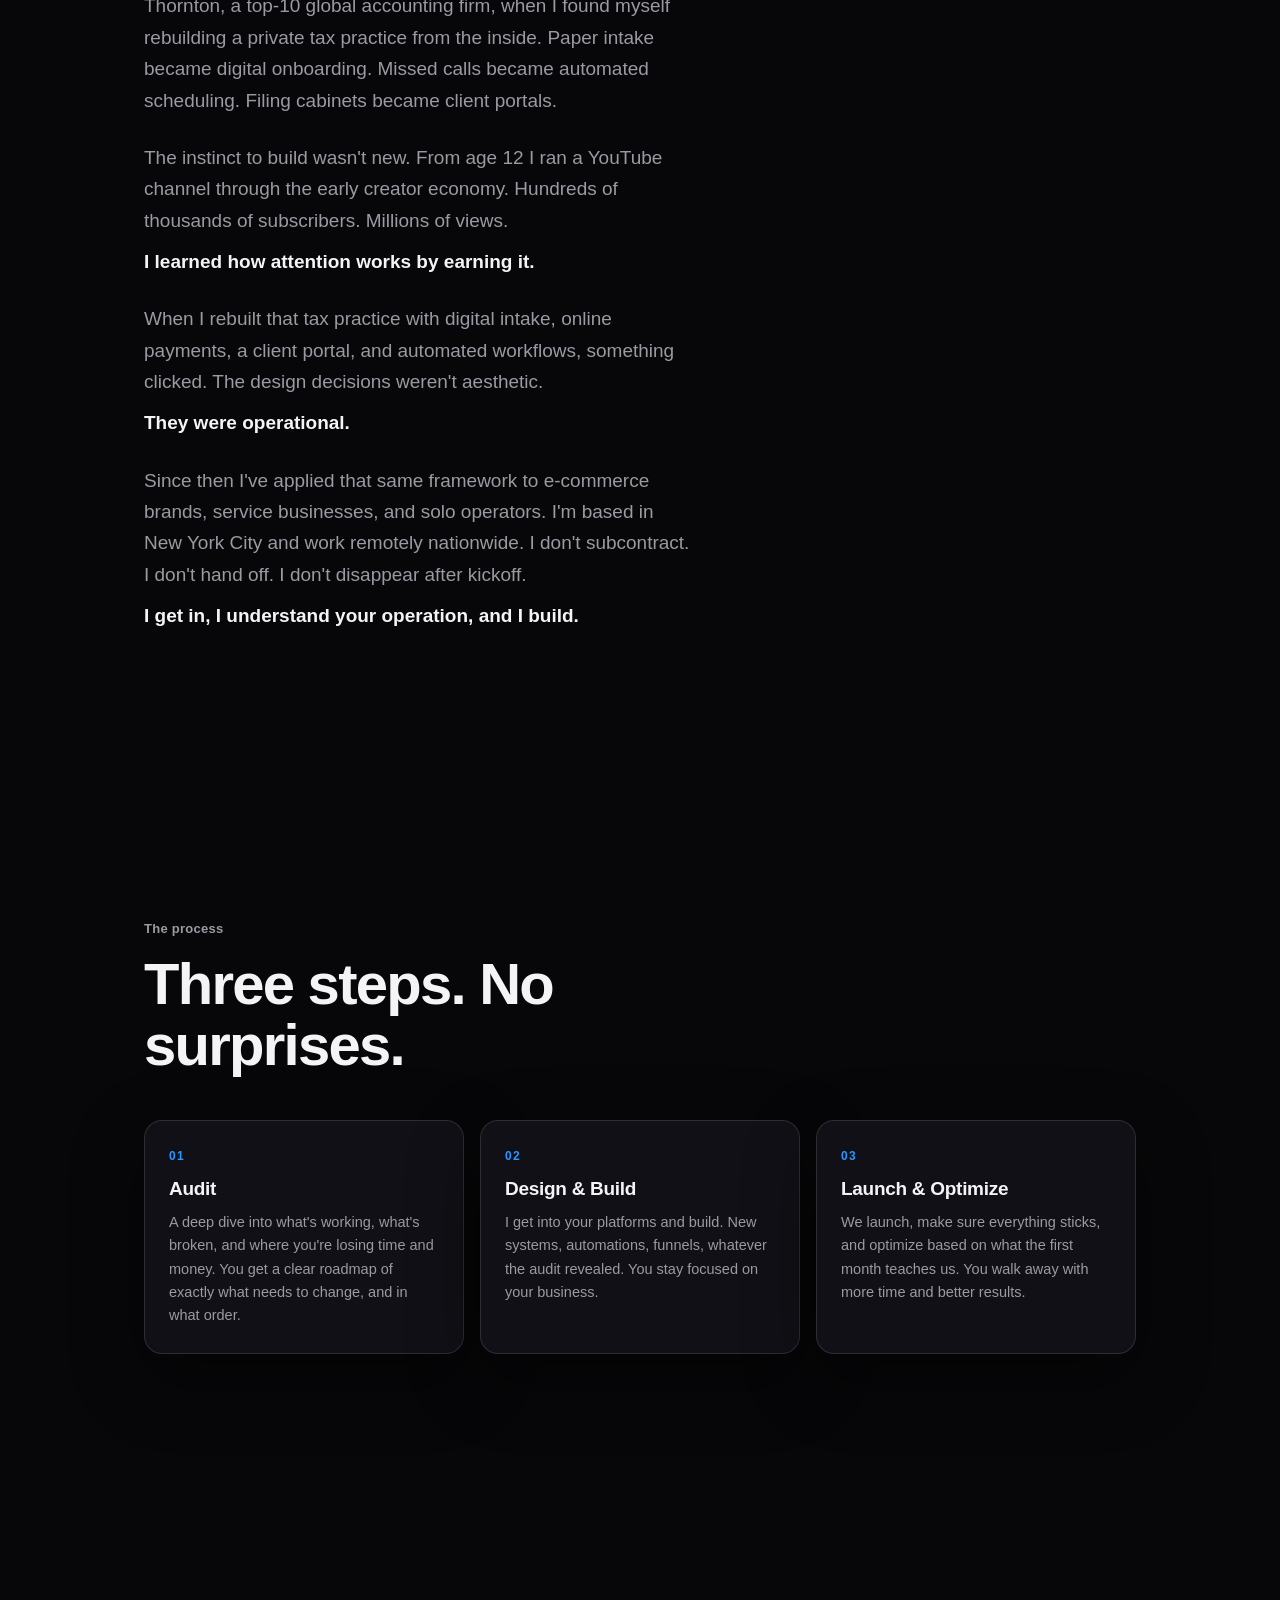
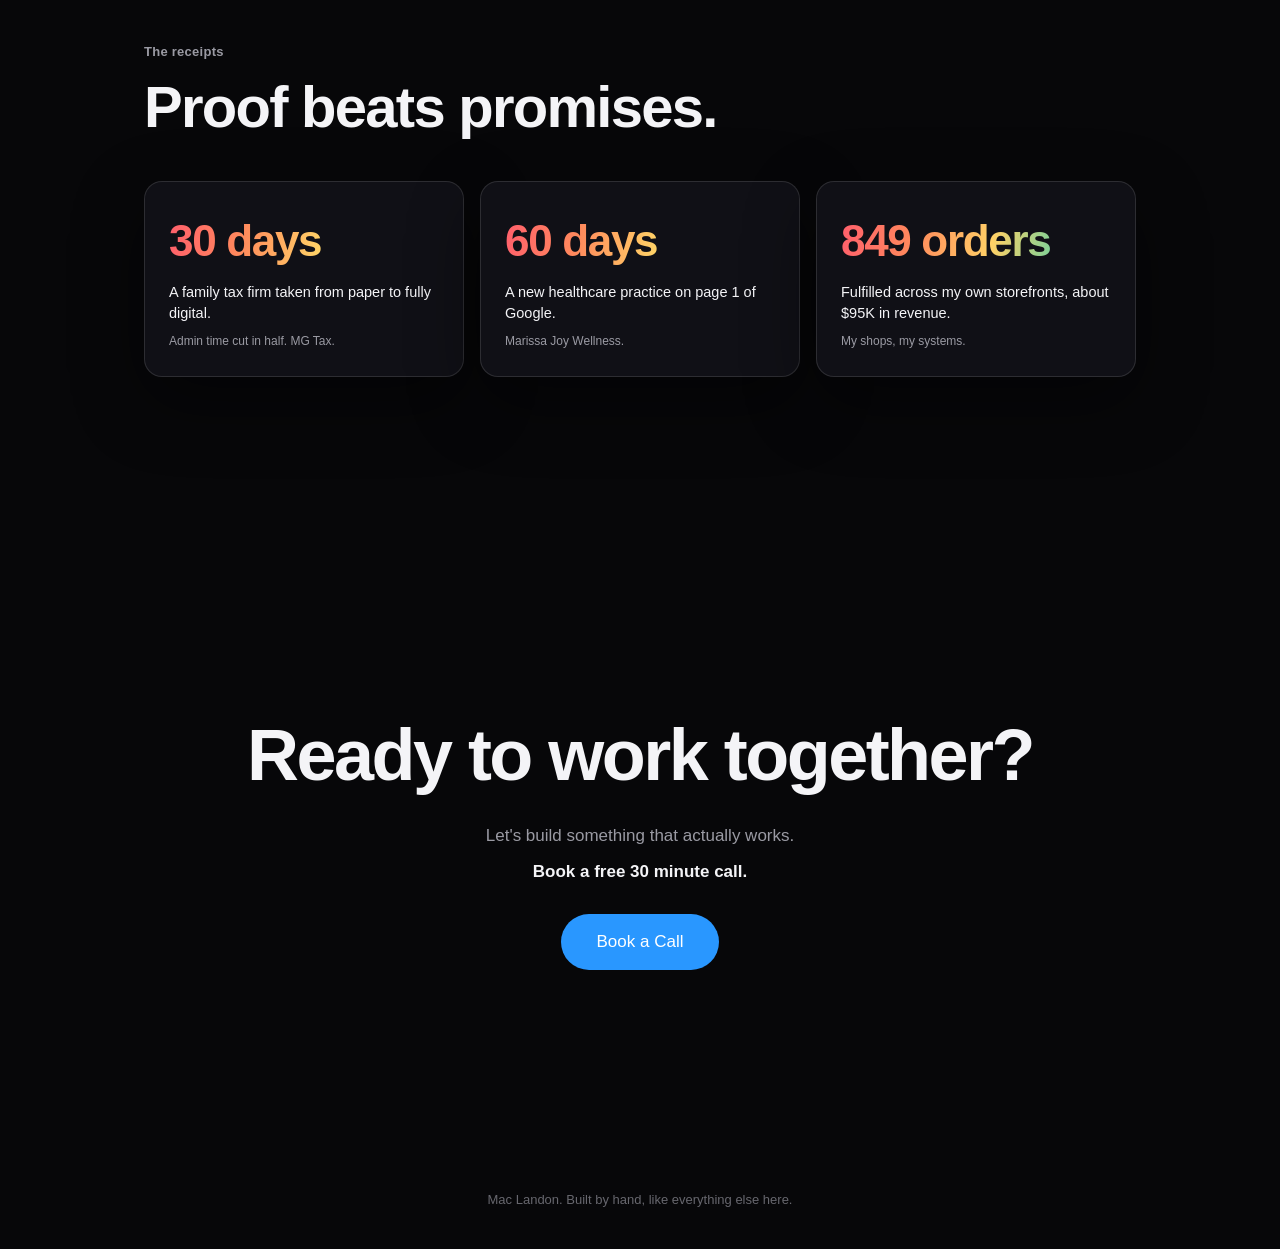
<file: about.html>
<!DOCTYPE html>
<html lang="en">
<head>
<meta charset="UTF-8">
<meta name="viewport" content="width=device-width, initial-scale=1, viewport-fit=cover">
<meta name="robots" content="noindex, nofollow">
<title>About — Mac Landon</title>
<!--
  ABOUT — simple and quiet. Short intro, the three-lanes converge moment,
  receipts, CTA. Black cinematic style. No tunnel, no photo card, no
  count-ups. Vanilla HTML/CSS/JS.
-->
<style>
  :root{
    --ink:#f4f4f7;--mute:#9a9aa3;--line:rgba(255,255,255,.12);
    --accent:#2997ff;
    --rainbow:linear-gradient(100deg,#ff5e6c,#ff8a5c,#ffd166,#5ad1a5,#4ea8ff,#a06bff,#ff6bd6,#ff5e6c);
    --maxw:1040px;
  }
  *{margin:0;padding:0;box-sizing:border-box}
  body{background:#070709;color:var(--ink);
    font-family:-apple-system,BlinkMacSystemFont,"SF Pro Display","SF Pro Text","Helvetica Neue",sans-serif;
    -webkit-font-smoothing:antialiased;line-height:1.5;overflow-x:hidden}

  .nav{position:fixed;top:0;left:0;right:0;z-index:60;display:flex;align-items:center;justify-content:space-between;
    padding:14px 22px;background:rgba(9,9,12,.5);backdrop-filter:saturate(180%) blur(20px);
    -webkit-backdrop-filter:saturate(180%) blur(20px);border-bottom:1px solid var(--line)}
  .nav .brand{font-weight:600;font-size:17px;letter-spacing:-.01em;color:var(--ink);text-decoration:none}
  .nav .links{display:flex;gap:22px;align-items:center;font-size:14px}
  .nav .links a{color:var(--mute);text-decoration:none;padding:6px 2px}
  .nav .links a:hover{color:var(--ink)}
  .nav .links a.pill{background:rgba(41,151,255,.16);border:1px solid rgba(41,151,255,.45);color:#eaf3ff;
    padding:7px 16px;border-radius:980px;font-weight:600;font-size:13.5px;letter-spacing:.01em;
    transition:background .25s,border-color .25s}
  .nav .links a.pill:hover{background:rgba(41,151,255,.32);border-color:rgba(41,151,255,.7);color:#fff}
  @media(max-width:640px){.nav .links a.hide-m{display:none}}

  .hero{min-height:100svh;display:flex;flex-direction:column;align-items:center;justify-content:center;
    text-align:center;padding:110px 24px 40px;position:relative;overflow:hidden}
  .herovid{position:absolute;inset:0;width:100%;height:100%;object-fit:cover;object-position:50% 12%;z-index:0;
    opacity:.16;filter:saturate(.7) contrast(1.05)}
  .hero::after{content:"";position:absolute;inset:0;z-index:1;
    background:radial-gradient(80% 70% at 50% 45%,transparent 30%,rgba(7,7,9,.88) 82%),
               linear-gradient(180deg,rgba(7,7,9,.55),transparent 30%,transparent 68%,#070709)}
  .hero h1,.hero p,.hero .cue{position:relative;z-index:2}
  .hero h1{font-size:clamp(42px,8vw,100px);font-weight:800;letter-spacing:-.04em;line-height:1.02}
  .hero h1 em{font-style:normal;background:var(--rainbow);background-size:200% 100%;
    -webkit-background-clip:text;background-clip:text;color:transparent;animation:shimmer 9s linear infinite}
  @keyframes shimmer{to{background-position:200% 0}}
  .hero p{margin-top:20px;font-size:clamp(17px,2.2vw,22px);color:var(--mute);max-width:44ch}
  .own-line{display:inline-block;margin-top:10px;color:var(--ink);font-weight:600}
  .cue{position:absolute;bottom:28px;left:50%;transform:translateX(-50%);width:22px;height:36px;
    border:1.5px solid rgba(255,255,255,.22);border-radius:12px}
  .cue::before{content:"";position:absolute;top:7px;left:50%;transform:translateX(-50%);width:3px;height:7px;
    border-radius:2px;background:rgba(255,255,255,.55);animation:cue 1.6s ease-in-out infinite}
  @keyframes cue{0%{opacity:0;transform:translate(-50%,0)}40%{opacity:1}100%{opacity:0;transform:translate(-50%,12px)}}

  /* ===== lanes converge ===== */
  .lanes{position:relative;height:380vh}
  .lanes__pin{position:sticky;top:0;height:100vh;height:100svh;min-height:600px;overflow:hidden}
  .lcaps{position:absolute;top:0;left:0;right:0;height:34svh;display:flex;align-items:center;justify-content:center;
    perspective:900px;z-index:6;pointer-events:none}
  .lcap{position:absolute;text-align:center;max-width:22ch;padding:0 22px;
    font-weight:800;letter-spacing:-.03em;line-height:1.06;font-size:clamp(26px,4.4vw,54px);
    opacity:0;will-change:transform,opacity,filter}
  .lanes3d{position:absolute;inset:30svh 0 6svh;display:flex;align-items:center;justify-content:center;
    perspective:1400px;perspective-origin:50% 40%}
  .lane{position:absolute;width:min(300px,80vw);min-height:212px;border-radius:18px;padding:26px 24px;
    background:#101016;border:1px solid var(--line);box-shadow:0 30px 90px rgba(0,0,0,.55);
    will-change:transform,opacity;text-align:left}
  .lane>*{will-change:opacity}
  .lane .tag{font-size:11px;font-weight:700;letter-spacing:.12em;text-transform:uppercase;margin-bottom:10px;display:block}
  .lane h3{font-size:21px;font-weight:800;letter-spacing:-.02em;margin-bottom:8px}
  .lane p{font-size:14px;color:var(--mute);line-height:1.5}
  .lane.l1 .tag{color:#4ea8ff}.lane.l2 .tag{color:#ff8a5c}.lane.l3 .tag{color:#a06bff}
  .merge{position:absolute;width:min(430px,86vw);min-height:304px;border-radius:18px;padding:40px 32px;text-align:center;
    display:flex;flex-direction:column;justify-content:center;
    background:#101016;border:1px solid var(--line);
    box-shadow:0 40px 120px rgba(90,120,255,.22);opacity:0;will-change:transform,opacity}
  .merge>*{will-change:opacity}
  .merge h3{font-size:clamp(26px,4vw,38px);font-weight:800;letter-spacing:-.025em}
  .merge h3 em{font-style:normal;background:var(--rainbow);background-size:200% 100%;
    -webkit-background-clip:text;background-clip:text;color:transparent;animation:shimmer 9s linear infinite}
  .merge p{margin-top:10px;font-size:16px;color:var(--mute)}

  .band{padding:16vh 24px;max-width:var(--maxw);margin:0 auto}
  .k{font-size:13px;font-weight:600;letter-spacing:.02em;color:var(--mute);margin-bottom:14px}
  .band h2{font-size:clamp(30px,5.4vw,58px);font-weight:800;letter-spacing:-.03em;line-height:1.06;max-width:18ch}
  .reveal{opacity:0;transform:translateY(38px);filter:blur(6px);
    transition:opacity .9s cubic-bezier(.2,.7,.2,1),transform .9s cubic-bezier(.2,.7,.2,1),filter .9s}
  .reveal.in{opacity:1;transform:none;filter:none}
  .story{margin-top:40px;display:flex;flex-direction:column;gap:26px;max-width:62ch}
  .story p{font-size:clamp(16px,1.9vw,19px);color:var(--mute);line-height:1.65}
  .story .pop{display:inline-block;margin-top:10px;color:var(--ink);font-weight:700}
  .steps{display:grid;grid-template-columns:repeat(3,1fr);gap:16px;margin-top:44px}
  .stepc{border-radius:18px;padding:26px 24px;background:#101016;border:1px solid var(--line);box-shadow:0 24px 70px rgba(0,0,0,.45)}
  .stepc .n{font-size:12px;font-weight:800;letter-spacing:.12em;color:var(--accent);margin-bottom:10px}
  .stepc h4{font-size:19px;font-weight:800;letter-spacing:-.015em;margin-bottom:8px}
  .stepc p{font-size:14.5px;color:var(--mute);line-height:1.6}
  @media(max-width:760px){.steps{grid-template-columns:1fr;gap:10px}}
  .stats{display:grid;grid-template-columns:repeat(3,1fr);gap:16px;margin-top:44px}
  .stat{border-radius:18px;padding:26px 24px;background:#101016;border:1px solid var(--line);
    box-shadow:0 24px 70px rgba(0,0,0,.45)}
  .stat b{display:block;font-size:clamp(30px,4vw,44px);font-weight:800;letter-spacing:-.03em;
    background:var(--rainbow);background-size:200% 100%;-webkit-background-clip:text;background-clip:text;color:transparent}
  .stat span{display:block;margin-top:8px;font-size:14.5px;color:var(--ink);line-height:1.45}
  .stat s{display:block;margin-top:8px;font-size:12px;color:var(--mute);text-decoration:none}
  @media(max-width:760px){.stats{grid-template-columns:1fr;gap:10px}}

  .cta{padding:20vh 24px;text-align:center}
  .cta h2{font-size:clamp(32px,6.4vw,72px);font-weight:800;letter-spacing:-.035em}
  .cta p{margin-top:14px;color:var(--mute);font-size:17px}
  .cta a{display:inline-block;margin-top:30px;background:var(--accent);color:#fff;padding:15px 36px;border-radius:980px;
    font-size:17px;font-weight:500;text-decoration:none;transition:transform .2s,filter .2s}
  .cta a:hover{transform:translateY(-2px);filter:brightness(1.08)}
  footer{padding:40px 24px calc(40px + env(safe-area-inset-bottom));text-align:center;color:#67676e;font-size:13px}

  @media(prefers-reduced-motion:reduce){*{animation:none!important}.reveal{opacity:1;transform:none;filter:none}}
</style>
</head>
<body>

<nav class="nav">
  <a class="brand" href="index.html">Mac Landon</a>
  <div class="links">
    <a href="index.html" class="hide-m">Home</a>
    <a href="index.html#work" class="hide-m">Work</a>
    <a href="#contact" class="pill">Let's talk</a>
  </div>
</nav>

<header class="hero">
  <video class="herovid" autoplay muted loop playsinline src="assets/subway.mp4"></video>
  <h1>Hi, I'm <em>Mac</em>.</h1>
  <p>I build websites, brands, and the systems behind them for small businesses.<br><span class="own-line">All of it, myself.</span></p>
  <div class="cue"></div>
</header>

<section class="lanes" id="lanes">
  <div class="lanes__pin">
    <div class="lcaps">
      <h2 class="lcap">Most consultants bring one skill.</h2>
      <h2 class="lcap">I bring all three.</h2>
    </div>
    <div class="lanes3d">
      <div class="lane l1" id="lane1">
        <span class="tag">Operations</span>
        <h3>The numbers side</h3>
        <p>M.S. in Taxation. Grant Thornton. Six years running a tax firm's digital transformation, from paper to systems that hum.</p>
      </div>
      <div class="lane l2" id="lane2">
        <span class="tag">Content</span>
        <h3>The camera side</h3>
        <p>A decade as a YouTube creator with millions of views. I learned how attention works by earning it, every week, for years.</p>
      </div>
      <div class="lane l3" id="lane3">
        <span class="tag">Commerce</span>
        <h3>The storefront side</h3>
        <p>849 orders across my own shops. My products, my margins, my problem when something broke at 2am. It made me fast.</p>
      </div>
      <div class="merge" id="merge">
        <h3>One person. <em>All three.</em></h3>
        <p>Your numbers, your story, your store. I run all three at once, so nothing gets built in a silo.</p>
      </div>
    </div>
  </div>
</section>

<section class="band">
  <div class="reveal">
    <div class="k">My story</div>
    <h2>I got here by fixing what wasn't working.</h2>
  </div>
  <div class="story">
    <p class="reveal">My path into digital systems didn't start in a design school.<br><span class="pop">It started in a Long Island tax office.</span></p>
    <p class="reveal">I'd just come out of an M.S. in Taxation and a stint at Grant Thornton, a top-10 global accounting firm, when I found myself rebuilding a private tax practice from the inside. Paper intake became digital onboarding. Missed calls became automated scheduling. Filing cabinets became client portals.</p>
    <p class="reveal">The instinct to build wasn't new. From age 12 I ran a YouTube channel through the early creator economy. Hundreds of thousands of subscribers. Millions of views.<br><span class="pop">I learned how attention works by earning it.</span></p>
    <p class="reveal">When I rebuilt that tax practice with digital intake, online payments, a client portal, and automated workflows, something clicked. The design decisions weren't aesthetic.<br><span class="pop">They were operational.</span></p>
    <p class="reveal">Since then I've applied that same framework to e-commerce brands, service businesses, and solo operators. I'm based in New York City and work remotely nationwide. I don't subcontract. I don't hand off. I don't disappear after kickoff.<br><span class="pop">I get in, I understand your operation, and I build.</span></p>
  </div>
</section>

<section class="band">
  <div class="reveal">
    <div class="k">The process</div>
    <h2>Three steps. No surprises.</h2>
  </div>
  <div class="steps">
    <div class="stepc reveal"><div class="n">01</div><h4>Audit</h4><p>A deep dive into what's working, what's broken, and where you're losing time and money. You get a clear roadmap of exactly what needs to change, and in what order.</p></div>
    <div class="stepc reveal"><div class="n">02</div><h4>Design &amp; Build</h4><p>I get into your platforms and build. New systems, automations, funnels, whatever the audit revealed. You stay focused on your business.</p></div>
    <div class="stepc reveal"><div class="n">03</div><h4>Launch &amp; Optimize</h4><p>We launch, make sure everything sticks, and optimize based on what the first month teaches us. You walk away with more time and better results.</p></div>
  </div>
</section>

<section class="band">
  <div class="reveal">
    <div class="k">The receipts</div>
    <h2>Proof beats promises.</h2>
  </div>
  <div class="stats">
    <div class="stat reveal"><b>30 days</b><span>A family tax firm taken from paper to fully digital.</span><s>Admin time cut in half. MG Tax.</s></div>
    <div class="stat reveal"><b>60 days</b><span>A new healthcare practice on page 1 of Google.</span><s>Marissa Joy Wellness.</s></div>
    <div class="stat reveal"><b>849 orders</b><span>Fulfilled across my own storefronts, about $95K in revenue.</span><s>My shops, my systems.</s></div>
  </div>
</section>

<section class="cta" id="contact">
  <div class="reveal">
    <h2>Ready to work together?</h2>
    <p>Let's build something that actually works.<br><span class="own-line">Book a free 30 minute call.</span></p>
    <a href="#">Book a Call</a>
  </div>
</section>

<footer>Mac Landon. Built by hand, like everything else here.</footer>

<script>
const clamp=(v,a,b)=>Math.max(a,Math.min(b,v));
const sstep=(a,b,x)=>{const t=clamp((x-a)/(b-a),0,1);return t*t*(3-2*t);};
const lerp=(a,b,t)=>a+(b-a)*t;
const reduce=matchMedia('(prefers-reduced-motion:reduce)').matches;
const coarse=matchMedia('(pointer:coarse)').matches;
/* iOS toolbar collapse changes innerHeight mid-scroll and makes every
   scroll-driven transform jump; only accept big (orientation) changes */
let VH=innerHeight;
addEventListener('resize',()=>{if(Math.abs(innerHeight-VH)>150)VH=innerHeight;});
const mobile=()=>innerWidth<=740;

const lanes=document.getElementById('lanes'),
      l1=document.getElementById('lane1'), l2=document.getElementById('lane2'), l3=document.getElementById('lane3'),
      merge=document.getElementById('merge'),
      lcaps=[...document.querySelectorAll('.lcap')];
let lt=0,lp=0;

function tick(){
  const ltotal=lanes.offsetHeight-VH;
  lt=clamp(-lanes.getBoundingClientRect().top/(ltotal||1),0,1);
  lp+=(lt-lp)*(reduce?1:0.09);
  /* MORPH: converge to exact overlap -> grow together into the merge box's
     geometry -> invisible swap (identical rectangles) -> new words fade in.
     One continuous box, no fade-out/fade-in. */
  const conv=sstep(0.08,0.52,lp);          /* cards travel to dead center */
  const grow=sstep(0.55,0.72,lp);          /* the box grows to merge size */
  const txtOut=sstep(0.55,0.65,lp);        /* lane words leave early */
  const swap=sstep(0.705,0.755,lp);        /* box swap while shapes match */
  const txtIn=sstep(0.76,0.86,lp);         /* merge words arrive */
  const growScale=lerp(1,430/300,grow);
  const spreadX=mobile()?0:34, spreadY=mobile()?30:0;
  const setLane=(el,dir,rot)=>{
    const x=dir*spreadX*(1-conv), y=dir*spreadY*(1-conv);
    const ry=mobile()?0:rot*(1-conv);
    el.style.transform='translate3d('+x+'vw,'+y+'vh,0) rotateY('+ry+'deg) scale('+growScale+')';
    el.style.opacity=(1-swap).toFixed(3);
    el.style.visibility=swap>=1?'hidden':'visible';
    for(const kid of el.children)kid.style.opacity=(1-txtOut).toFixed(3);
  };
  setLane(l1,-1,16); setLane(l2,0,0); setLane(l3,1,-16);
  /* merge tracks the exact same rectangle the lanes grew into */
  merge.style.opacity=swap;
  merge.style.transform='scale('+(growScale*300/430)+')';
  merge.style.visibility=swap<=0?'hidden':'visible';
  for(const kid of merge.children)kid.style.opacity=txtIn;
  const centers=[0.16,0.5], half=0.13, zmax=mobile()?200:420;
  lcaps.forEach((c,i)=>{
    let t=clamp((lp-centers[i])/half,-1.35,1.35);
    const o=clamp(1-Math.abs(t)*1.1,0,1);
    c.style.opacity=o.toFixed(3);
    c.style.transform='translateZ('+(t*zmax)+'px) translateY('+(t*-12)+'px)';
    c.style.filter=coarse?'none':'blur('+(Math.abs(t)*4).toFixed(2)+'px)';
    c.style.visibility=o<=0?'hidden':'visible';
  });
  requestAnimationFrame(tick);
}
requestAnimationFrame(tick);

/* SNAP TO BEAT (lanes stage): a pause or a nudge carries you to the next
   readable moment: caption one, caption two, the merged card. */
let idleTimer=null,snapAnim=null,lastY=scrollY,lastDir=1,restY=scrollY,touching=false;
const snapPoints=[0.16,0.5,0.84];
function cancelSnap(){if(snapAnim){cancelAnimationFrame(snapAnim);snapAnim=null;}}
function doSnap(){
  if(reduce||coarse||touching)return;
  const total=lanes.offsetHeight-VH;
  const cur=clamp(-lanes.getBoundingClientRect().top/(total||1),0,1);
  if(cur<=0.02||cur>=0.97)return;
  let best=null,bd=1e9;
  for(const p of snapPoints){const d=Math.abs(p-cur);if(d<bd){bd=d;best=p;}}
  const nudged=Math.abs(scrollY-restY)>24;
  if(bd<=0.02&&nudged){
    const ahead=snapPoints.filter(p=>lastDir>0?p>best+0.001:p<best-0.001);
    if(ahead.length){let nb=null,nd=1e9;for(const p of ahead){const d=Math.abs(p-cur);if(d<nd){nd=d;nb=p;}}
      if(nd<0.16){best=nb;bd=nd;}}
  }else if(bd>0.02){
    const ahead=snapPoints.filter(p=>lastDir>0?p>cur:p<cur);
    if(ahead.length){let nb=ahead[0],nd=1e9;for(const p of ahead){const d=Math.abs(p-cur);if(d<nd){nd=d;nb=p;}}
      if(nd<0.16){best=nb;bd=nd;}}
  }
  if(bd<0.004||bd>0.16){restY=scrollY;return;}
  const from=scrollY,to=lanes.offsetTop+best*total,t0=performance.now(),dur=Math.min(850,300+bd*2200);
  const step=n=>{const k=Math.min(1,(n-t0)/dur),e2=1-Math.pow(1-k,3);
    scrollTo(0,from+(to-from)*e2);
    if(k<1)snapAnim=requestAnimationFrame(step);else{snapAnim=null;restY=scrollY;}};
  cancelSnap();snapAnim=requestAnimationFrame(step);
}
addEventListener('scroll',()=>{
  const y=scrollY;if(Math.abs(y-lastY)>1)lastDir=y>lastY?1:-1;lastY=y;
  if(snapAnim)return;
  clearTimeout(idleTimer);if(!touching)idleTimer=setTimeout(doSnap,150);
},{passive:true});
addEventListener('touchstart',()=>{touching=true;cancelSnap();clearTimeout(idleTimer);},{passive:true});
addEventListener('touchmove',()=>{cancelSnap();},{passive:true});
addEventListener('touchend',()=>{touching=false;clearTimeout(idleTimer);idleTimer=setTimeout(doSnap,260);},{passive:true});
addEventListener('wheel',()=>{cancelSnap();},{passive:true});

const io=new IntersectionObserver(es=>es.forEach(e=>{if(e.isIntersecting){e.target.classList.add('in');io.unobserve(e.target);}}),{threshold:.2});
document.querySelectorAll('.reveal').forEach((el,i)=>{el.style.transitionDelay=((i%3)*0.08)+'s';io.observe(el);});
</script>
</body>
</html>
</file>
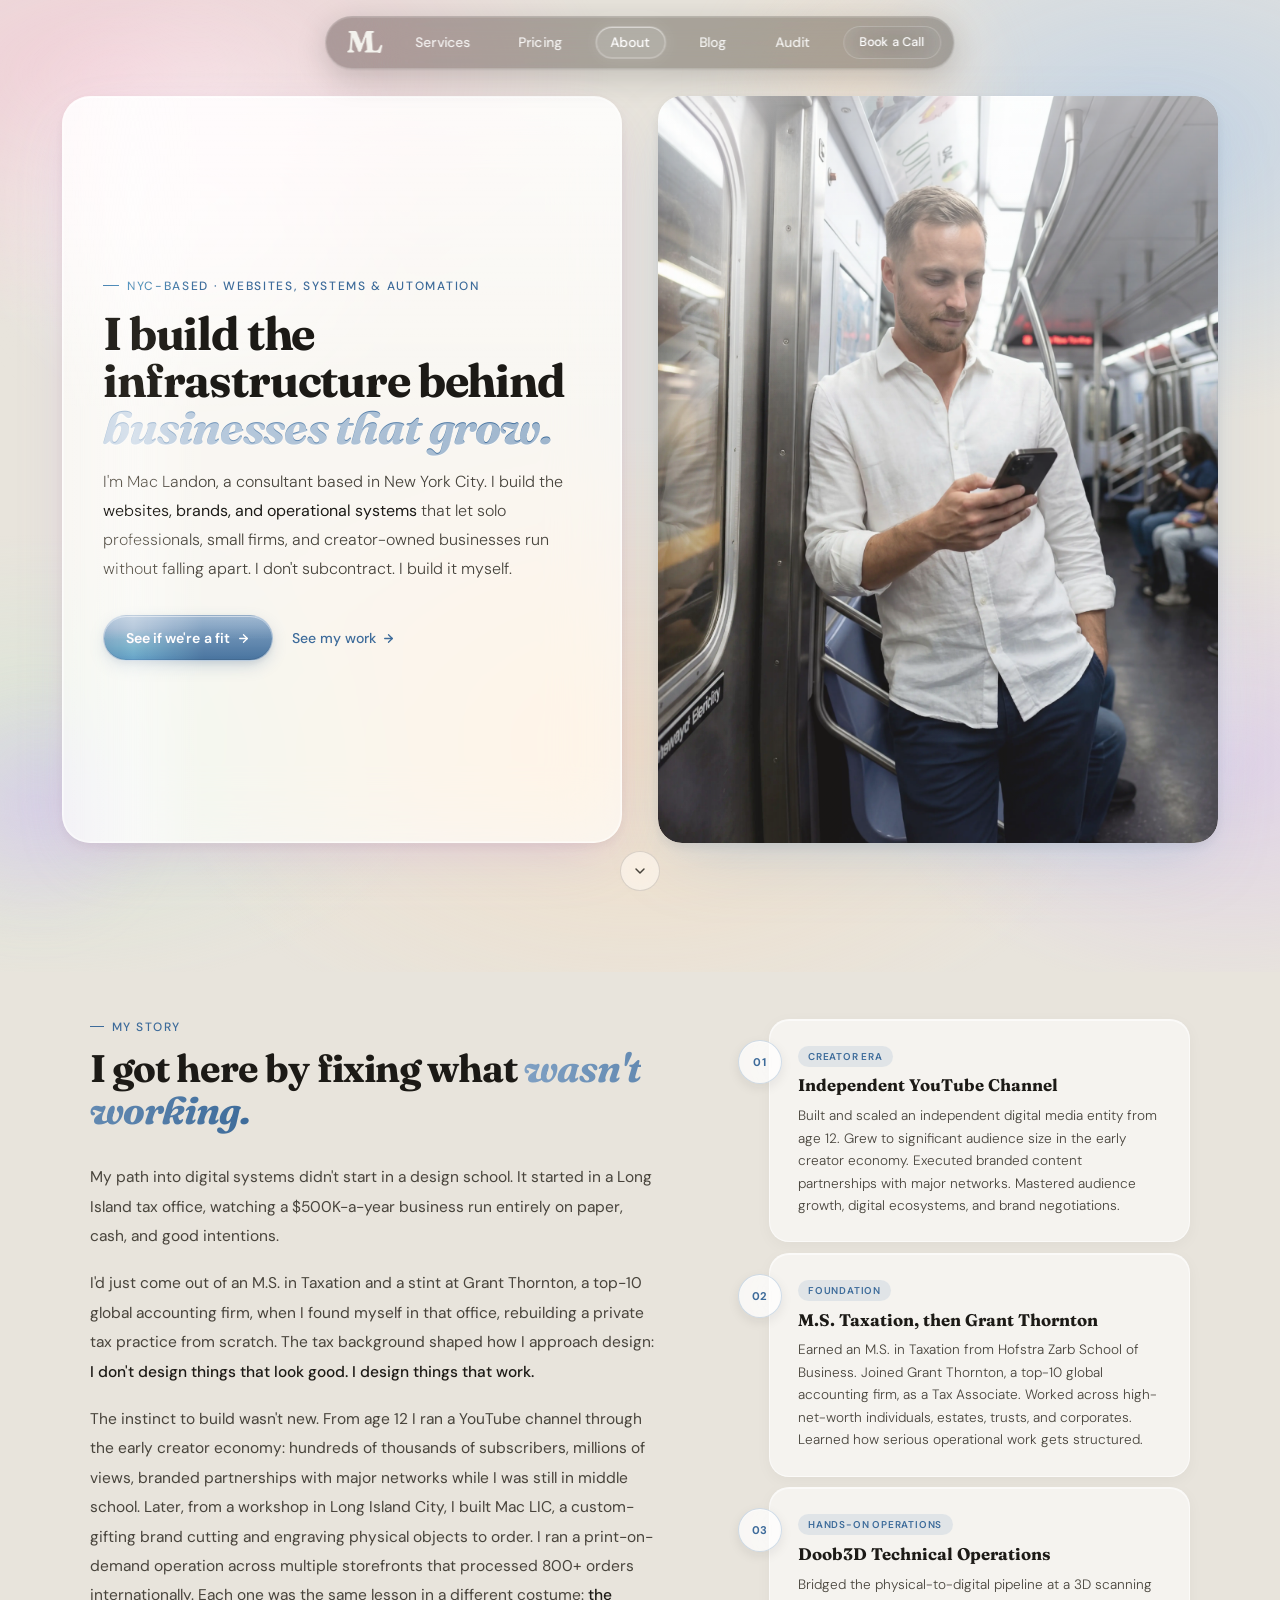
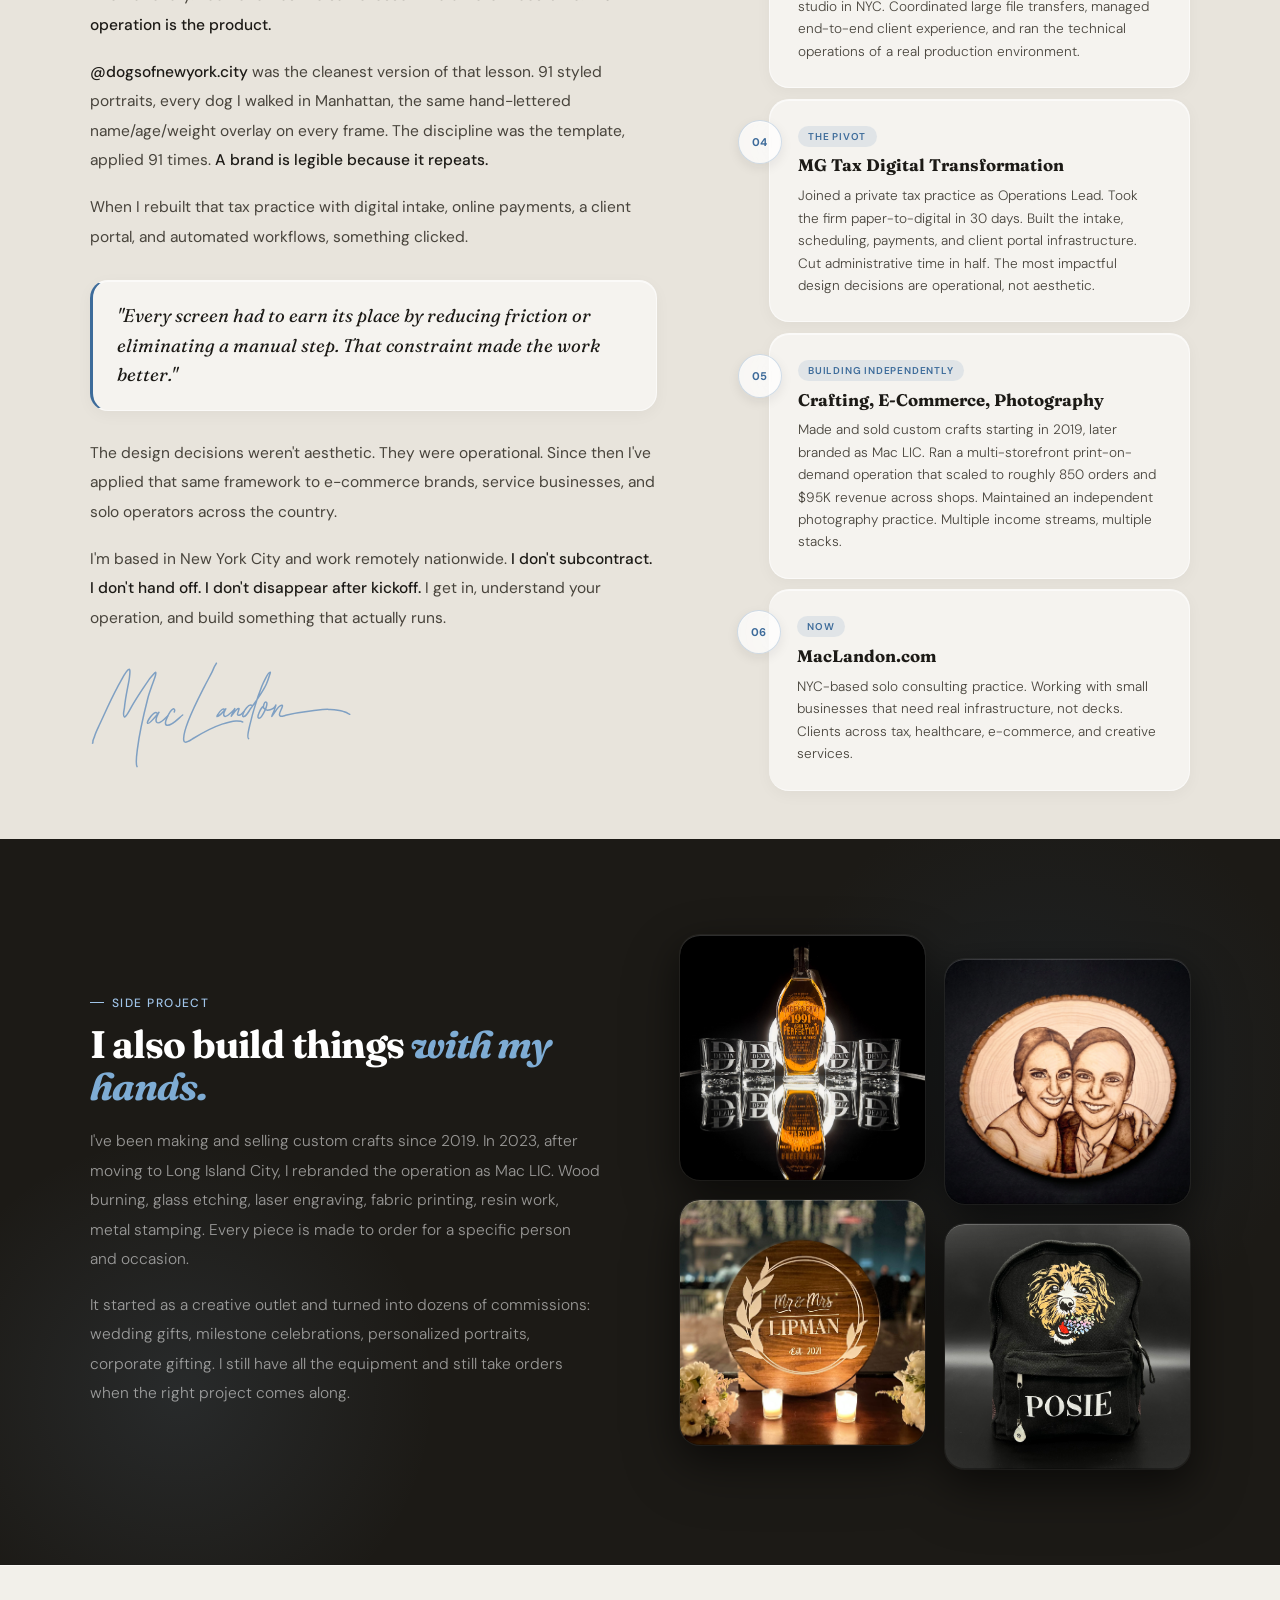
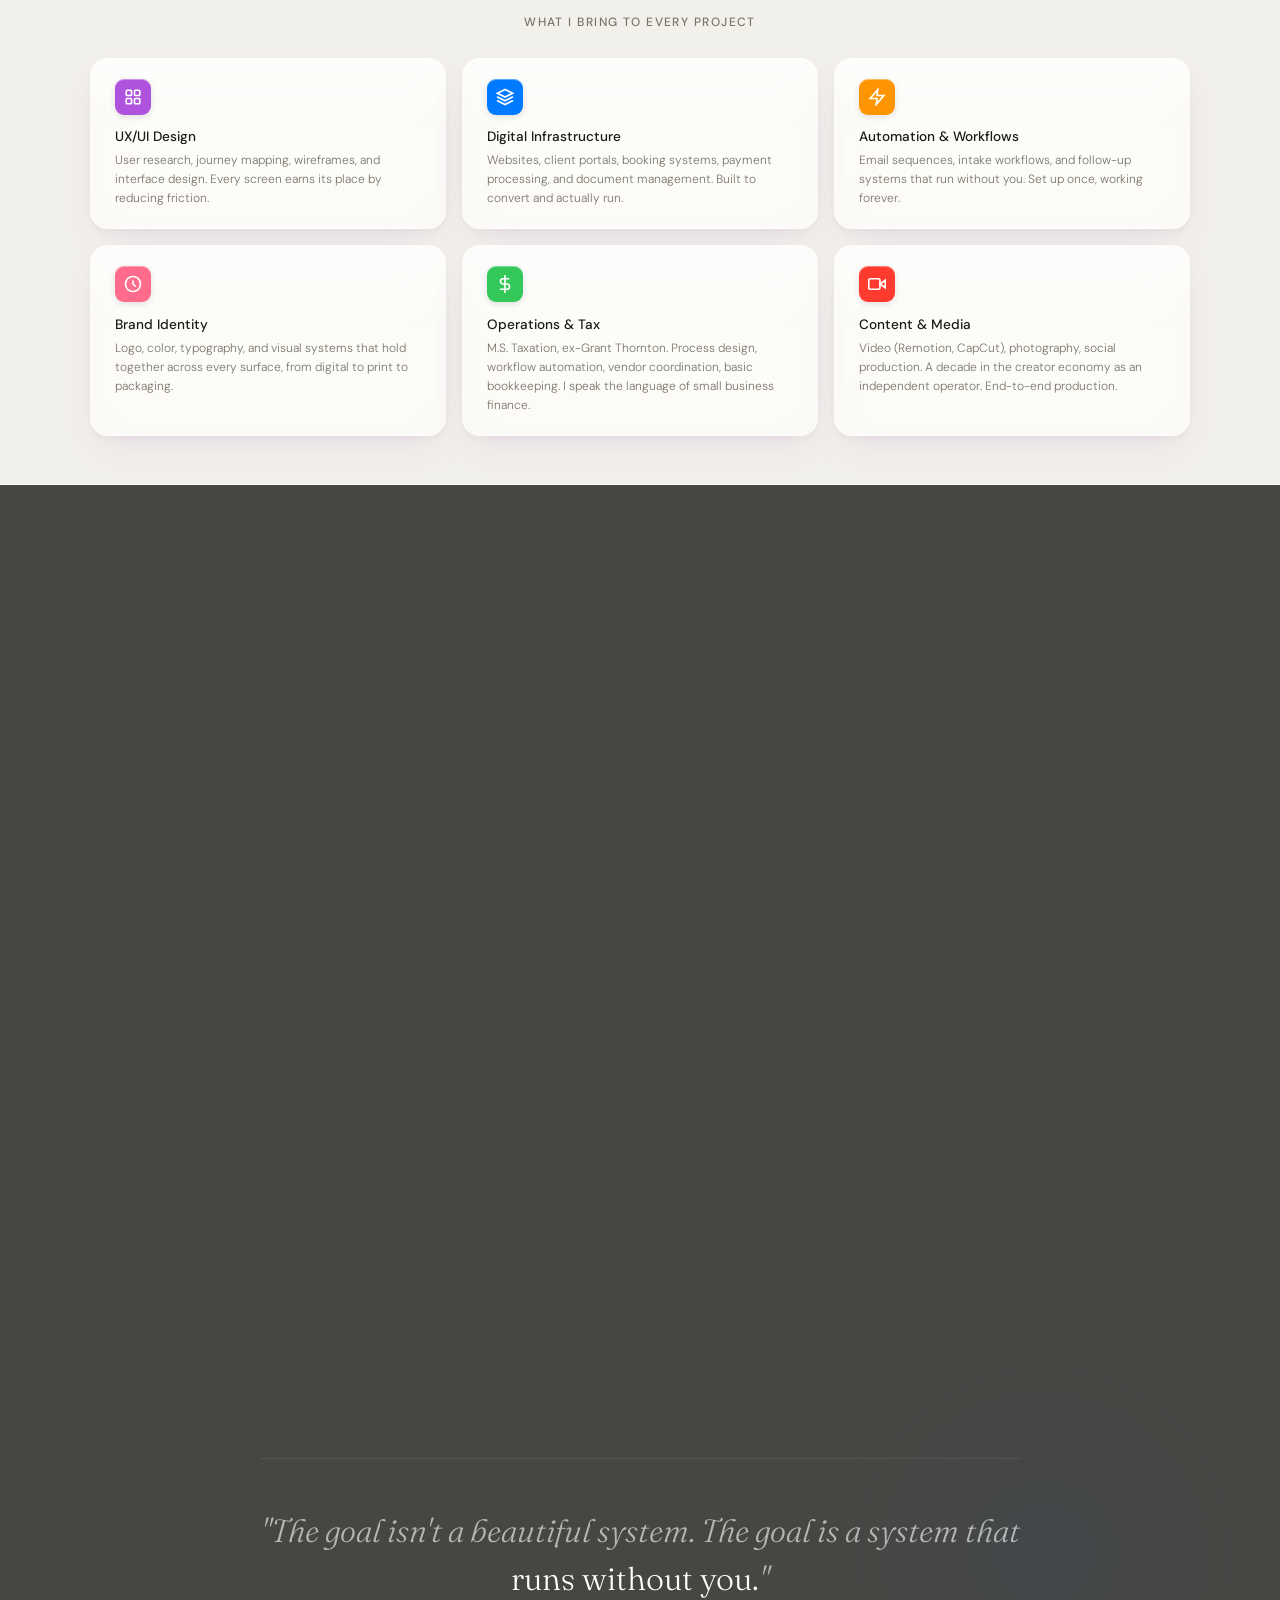
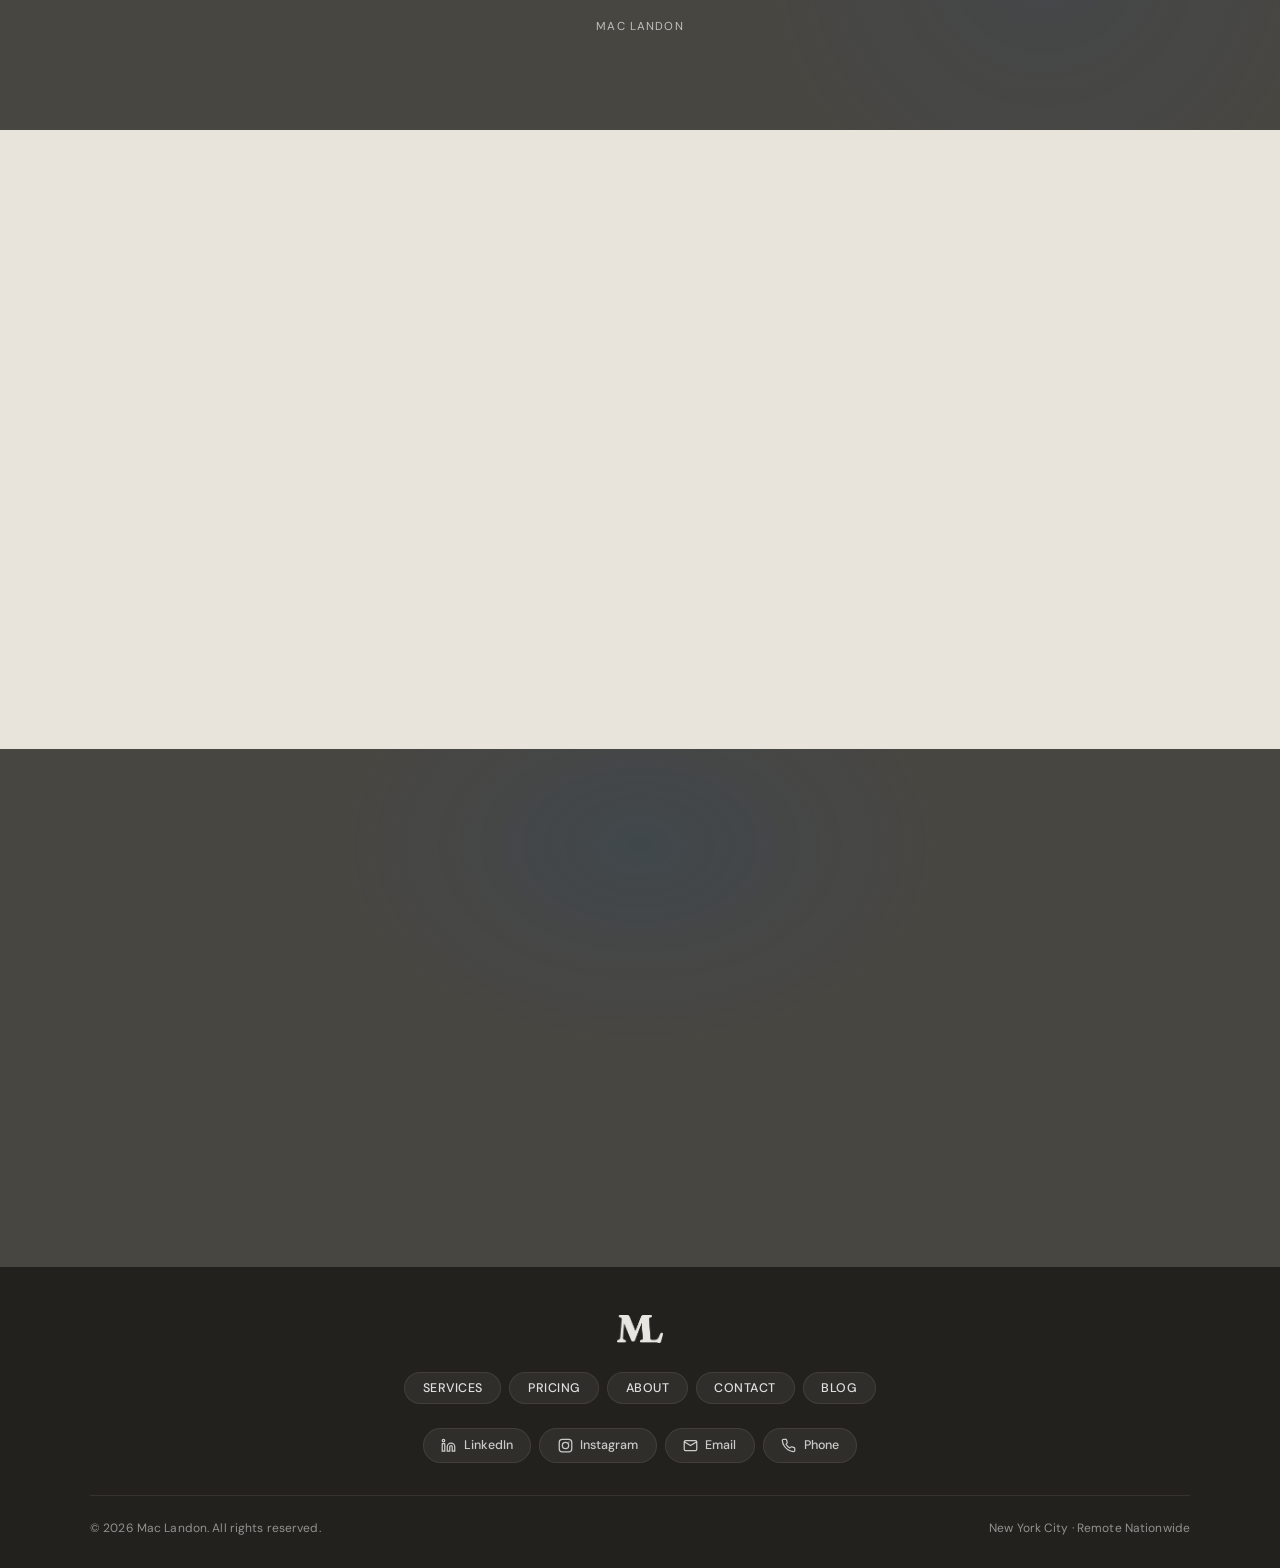
<file: site/about.html>
<!DOCTYPE html>
<html lang="en">
<head>
<meta charset="UTF-8">
<meta name="viewport" content="width=device-width, initial-scale=1.0">
<title>About | Mac Landon: Websites, Systems & Automation for Small Businesses</title>
<meta name="description" content="Mac Landon is a NYC-based consultant who builds the websites, brands, and operational systems that let solo practices and small firms run smoothly.">
<meta property="og:title" content="About | Mac Landon: Websites, Systems & Automation" />
<meta property="og:description" content="NYC-based consultant building the websites, brands, and operational systems that let solo practices and small firms run smoothly." />
<meta property="og:type" content="website" />
<meta property="og:url" content="https://maclandon.com/about.html" />
<meta property="og:image" content="https://maclandon.com/og-image-3.jpg" />
<meta property="og:image:width" content="1200" />
<meta property="og:image:height" content="630" />
<meta name="twitter:card" content="summary_large_image" />
<link rel="icon" type="image/svg+xml" href="data:image/svg+xml,%3Csvg xmlns='http://www.w3.org/2000/svg' viewBox='0 0 32 32'%3E%3Crect width='32' height='32' rx='6' fill='%231C1A16'/%3E%3Ctext x='50%25' y='68%25' text-anchor='middle' font-size='16' font-family='Fraunces, serif' fill='%237fa0c3' font-weight='700'%3EML%3C/text%3E%3C/svg%3E">
<link rel="preconnect" href="https://fonts.googleapis.com">
<link rel="preconnect" href="https://fonts.gstatic.com" crossorigin>
<link href="https://fonts.googleapis.com/css2?family=Fraunces:ital,opsz,wght@0,9..144,700;1,9..144,300;1,9..144,700&family=DM+Sans:wght@300;400;500&display=swap" rel="stylesheet">
<link rel="stylesheet" href="styles.css?v=17.3">
<style>
html{scroll-behavior:smooth;}
.d4{transition-delay:.4s;}
.inner{max-width:1100px;margin:0 auto;}
.sec-tag.light{color:#7EACD4;}
.sec-tag.light::before{background:#7EACD4;}
.nav-logo{display:flex;align-items:center;text-decoration:none;}

/* ─── HERO ─────────────────────────────── */
.about-hero{position:relative;min-height:100vh;display:grid;grid-template-columns:1fr 1fr;background:var(--dark);overflow:hidden;}
.about-hero-glow{position:absolute;top:-10%;left:40%;width:700px;height:700px;background:radial-gradient(ellipse,rgba(43,74,107,.22) 0%,transparent 65%);pointer-events:none;z-index:0;}
.about-hero-grain{position:absolute;inset:0;background-image:url("data:image/svg+xml,%3Csvg xmlns='http://www.w3.org/2000/svg' width='200' height='200'%3E%3Cfilter id='n'%3E%3CfeTurbulence type='fractalNoise' baseFrequency='0.85' numOctaves='4' stitchTiles='stitch'/%3E%3C/filter%3E%3Crect width='200' height='200' filter='url(%23n)' opacity='0.04'/%3E%3C/svg%3E");pointer-events:none;z-index:0;}
.about-hero-left{position:relative;z-index:2;display:flex;flex-direction:column;justify-content:center;padding:7rem 4rem 5rem;}
.about-hero-eyebrow{font-size:.75rem;font-weight:500;letter-spacing:.14em;text-transform:uppercase;color:#7EACD4;margin-bottom:1.25rem;display:flex;align-items:center;gap:.5rem;opacity:0;transform:translateY(10px);animation:up .5s ease .1s forwards;}
.about-hero-eyebrow::before{content:"";width:16px;height:1.5px;background:#7EACD4;}
.about-hero h1{font-family:"Fraunces",serif;font-size:clamp(2.4rem,4vw,4rem);font-weight:700;color:#fff;line-height:1.02;letter-spacing:-.025em;margin-bottom:1.25rem;opacity:0;transform:translateY(20px);animation:up .7s ease .2s forwards;}
.about-hero h1 em{font-style:italic;background:linear-gradient(90deg,#7fa0c3,#3D6B9A,#7fa0c3,#a0c4e8);background-size:300%;-webkit-background-clip:text;-webkit-text-fill-color:transparent;background-clip:text;animation:gradtext 4s ease-in-out infinite;}
.about-hero-sub{font-size:1rem;color:rgba(255,255,255,.5);line-height:1.8;font-weight:300;max-width:500px;margin-bottom:2.5rem;opacity:0;transform:translateY(12px);animation:up .6s ease .35s forwards;}
.about-hero-sub strong{color:rgba(255,255,255,.75);font-weight:400;}
.about-hero-btns{display:flex;align-items:center;gap:.85rem;flex-wrap:wrap;opacity:0;transform:translateY(12px);animation:up .6s ease .48s forwards;}
.btn-dark{display:inline-flex;align-items:center;gap:.4rem;background:var(--bg);color:var(--dark);font-size:.88rem;font-weight:500;padding:.8rem 1.6rem;border-radius:6px;text-decoration:none;transition:background .2s,gap .2s;white-space:nowrap;}
.btn-dark:hover{background:var(--card);gap:.65rem;}
.btn-ghost{font-size:.88rem;color:rgba(255,255,255,.65);text-decoration:none;border-bottom:1px solid rgba(255,255,255,.15);padding-bottom:2px;transition:color .2s;}
.btn-ghost:hover{color:rgba(255,255,255,.75);}
.about-hero-right{position:relative;z-index:1;overflow:hidden;}
.about-hero-img{width:100%;height:100%;object-fit:cover;object-position:center top;display:block;opacity:.9;}
.about-hero-img-overlay{position:absolute;inset:0;background:linear-gradient(to right,#1a1510 0%,transparent 35%),linear-gradient(to top,#1a1510 0%,transparent 30%);}
.about-hero-chips{position:absolute;bottom:3rem;left:2rem;display:flex;flex-direction:column;gap:.75rem;z-index:3;opacity:0;animation:fadeIn .8s ease .7s forwards;}
.hero-chip{display:inline-flex;align-items:center;gap:.6rem;background:rgba(245,242,236,.08);backdrop-filter:blur(12px);border:1px solid rgba(255,255,255,.1);border-radius:100px;padding:.5rem 1rem;font-size:.75rem;color:rgba(255,255,255,.7);}
.hero-chip-dot{width:6px;height:6px;border-radius:50%;background:var(--accent);flex-shrink:0;}

/* ─── MY STORY ──────────────────────────── */
.story-sec{padding:6rem 4rem 3rem;background:var(--white);}
.story-grid{display:grid;grid-template-columns:5fr 4fr;gap:5rem;align-items:start;max-width:1100px;margin:0 auto;}
.story-copy{}
.story-copy h2{font-family:"Fraunces",serif;font-size:clamp(2rem,3vw,2.8rem);font-weight:700;line-height:1.08;letter-spacing:-.025em;color:var(--text);margin-bottom:2rem;}
.story-copy h2 em{font-style:italic;background:linear-gradient(90deg,#7fa0c3,#3D6B9A,#7fa0c3,#a0c4e8);background-size:300%;-webkit-background-clip:text;-webkit-text-fill-color:transparent;background-clip:text;animation:gradtext 4s ease-in-out infinite;}
.story-p{font-size:.97rem;line-height:1.9;color:var(--text-mid);font-weight:400;margin-bottom:1.1rem;}
.story-p strong{color:var(--text);font-weight:500;}
.story-p:last-child{margin-bottom:0;}
.story-pullquote{
  font-family:"Fraunces",serif;font-size:1.15rem;font-style:italic;
  color:var(--text);line-height:1.6;
  background:rgba(255,255,255,.55);
  backdrop-filter:blur(24px) saturate(180%);
  -webkit-backdrop-filter:blur(24px) saturate(180%);
  border:1px solid rgba(255,255,255,.55);
  border-left:3px solid var(--accent2);
  border-radius:18px;
  padding:1.25rem 1.5rem 1.25rem 1.5rem;
  margin:1.75rem 0;
  box-shadow:0 1px 0 rgba(255,255,255,.6) inset,0 4px 16px rgba(28,26,22,.04);
}
.story-signature{margin-top:1.75rem;display:block;}
.story-signature img{height:56px;width:auto;max-width:260px;opacity:.85;display:block;}
.story-signature svg{height:110px;width:auto;max-width:440px;display:block;}
.story-signature svg path{fill:none;stroke:#7fa0c3;stroke-width:1.5;stroke-linecap:round;stroke-linejoin:round;vector-effect:non-scaling-stroke;stroke-dasharray:var(--len);stroke-dashoffset:var(--len);}
.story-timeline{display:flex;flex-direction:column;gap:0;}
.timeline-item{position:relative;padding-left:2rem;padding-bottom:2.5rem;border-left:2px solid var(--border);}
.timeline-item:last-child{border-left:2px solid transparent;padding-bottom:0;}
.timeline-dot{position:absolute;left:-7px;top:4px;width:12px;height:12px;border-radius:50%;background:var(--white);border:2px solid var(--accent);}
.timeline-item.active .timeline-dot{background:var(--accent);}
.timeline-year{font-size:.75rem;font-weight:600;letter-spacing:.1em;text-transform:uppercase;color:var(--accent);margin-bottom:.3rem;}
.timeline-title{font-size:.92rem;font-weight:500;color:var(--text);margin-bottom:.35rem;line-height:1.3;}
.timeline-desc{font-size:.82rem;color:var(--text-muted);line-height:1.65;font-weight:300;}

/* ─── SKILLS STRIP ──────────────────────── */
.skills-strip{background:var(--bg2);padding:3rem 4rem;border-top:1px solid var(--border);border-bottom:1px solid var(--border);}
.skills-strip-inner{max-width:1100px;margin:0 auto;}
.skills-label{font-size:.75rem;font-weight:500;letter-spacing:.12em;text-transform:uppercase;color:var(--text-muted);margin-bottom:1.75rem;text-align:center;}
.skills-grid{display:grid;grid-template-columns:repeat(3,1fr);gap:1rem;}
.skill-card{background:var(--card);border:1px solid var(--border);border-radius:12px;padding:1.25rem 1.5rem;transition:border-color .2s,transform .2s;}
.skill-card:hover{border-color:rgba(127,160,195,.4);transform:translateY(-2px);}
.skill-card-icon{width:36px;height:36px;background:rgba(127,160,195,.1);border-radius:8px;display:flex;align-items:center;justify-content:center;margin-bottom:.85rem;color:var(--accent);}
.skill-card-title{font-size:.85rem;font-weight:500;color:var(--text);margin-bottom:.35rem;}
.skill-card-desc{font-size:.75rem;color:var(--text-muted);line-height:1.6;font-weight:300;}

/* ─── DESIGN PHILOSOPHY ─────────────────── */
.philosophy-sec{padding:6rem 4rem;background:var(--dark);position:relative;overflow:hidden;}
.philosophy-sec::before{content:"";position:absolute;bottom:-10%;right:-5%;width:600px;height:600px;background:radial-gradient(ellipse,rgba(43,74,107,.18) 0%,transparent 65%);pointer-events:none;}
.philosophy-inner{max-width:1100px;margin:0 auto;position:relative;z-index:1;}
.philosophy-header{max-width:640px;margin-bottom:4rem;}
.philosophy-header h2{font-family:"Fraunces",serif;font-size:clamp(2rem,3vw,2.8rem);font-weight:700;color:#fff;line-height:1.08;letter-spacing:-.025em;margin-bottom:1rem;}
.philosophy-header h2 em{font-style:italic;color:#7EACD4;}
.philosophy-header p{font-size:.97rem;color:rgba(255,255,255,.65);line-height:1.8;font-weight:400;}
.philosophy-grid{display:grid;grid-template-columns:1fr 1fr;gap:1.5rem;margin-bottom:4rem;}
.philosophy-card{background:rgba(255,255,255,.04);border:1px solid rgba(255,255,255,.08);border-radius:16px;padding:2rem 2.25rem;transition:background .25s,border-color .25s;}
.philosophy-card:hover{background:rgba(255,255,255,.07);border-color:rgba(127,160,195,.2);}
.philosophy-card-n{font-family:"Fraunces",serif;font-size:2.5rem;font-weight:900;font-style:italic;color:rgba(255,255,255,.07);line-height:1;margin-bottom:.85rem;}
.philosophy-card-title{font-size:1rem;font-weight:500;color:#fff;margin-bottom:.6rem;letter-spacing:-.01em;}
.philosophy-card-body{font-size:.88rem;color:rgba(255,255,255,.65);line-height:1.8;font-weight:400;}
.philosophy-card-body strong{color:rgba(255,255,255,.7);font-weight:400;}
.philosophy-quote{max-width:760px;margin:0 auto;text-align:center;padding-top:3rem;border-top:1px solid rgba(255,255,255,.07);}
.philosophy-quote-text{font-family:"Fraunces",serif;font-size:clamp(1.4rem,2.5vw,2rem);font-style:italic;font-weight:300;color:rgba(255,255,255,.6);line-height:1.5;margin-bottom:1rem;}
.philosophy-quote-text em{font-style:normal;color:#fff;}
.philosophy-quote-attr{font-size:.72rem;letter-spacing:.1em;text-transform:uppercase;color:rgba(255,255,255,.65);}

/* ─── APPROACH ──────────────────────────── */
.approach-sec{padding:5.5rem 4rem;background:var(--white);}
.approach-inner{max-width:1100px;margin:0 auto;}
.approach-grid{display:grid;grid-template-columns:1fr 1fr 1fr;gap:1rem;margin-top:2.5rem;}
.approach-item{padding:2rem;background:var(--card);border-radius:16px;border:1px solid var(--border);transition:background .25s,border-color .25s;}
.approach-item:hover{background:var(--bg2);border-color:rgba(43,74,107,.2);}
.approach-n{font-family:"Fraunces",serif;font-size:3rem;font-weight:900;font-style:italic;color:var(--border);line-height:1;margin-bottom:.85rem;transition:color .25s;}
.approach-item:hover .approach-n{color:rgba(43,74,107,.2);}
.approach-title{font-family:"Fraunces",serif;font-size:1.15rem;font-weight:700;color:var(--text);margin-bottom:.5rem;}
.approach-desc{font-size:.86rem;color:var(--text-muted);line-height:1.75;font-weight:400;}
.approach-out{margin-top:1rem;font-size:.72rem;font-weight:500;color:var(--accent);display:flex;align-items:center;gap:.35rem;}
.approach-out svg{width:14px;height:14px;stroke:var(--accent);stroke-width:2;fill:none;}

/* ─── CTA ───────────────────────────────── */
.about-cta{padding:6rem 4rem;background:var(--dark);text-align:center;position:relative;overflow:hidden;}
.about-cta::before{content:"";position:absolute;top:-20%;left:50%;transform:translateX(-50%);width:600px;height:400px;background:radial-gradient(ellipse,rgba(43,74,107,.25) 0%,transparent 70%);pointer-events:none;}
.about-cta-eyebrow{font-size:.75rem;letter-spacing:.14em;text-transform:uppercase;color:rgba(255,255,255,.65);margin-bottom:.85rem;position:relative;z-index:1;}
.about-cta h2{font-family:"Fraunces",serif;font-size:clamp(2rem,4vw,3.5rem);font-weight:700;font-style:italic;color:#fff;line-height:1.05;max-width:560px;margin:0 auto 1rem;letter-spacing:-.02em;position:relative;z-index:1;}
.about-cta p{font-size:.97rem;color:rgba(255,255,255,.65);max-width:380px;margin:0 auto 2.25rem;line-height:1.75;font-weight:400;position:relative;z-index:1;}
.about-cta-btns{display:flex;align-items:center;justify-content:center;gap:1.25rem;flex-wrap:wrap;position:relative;z-index:1;}
.btn-cta{display:inline-flex;align-items:center;gap:.4rem;background:var(--white);color:var(--dark);font-size:.9rem;font-weight:500;padding:.85rem 1.8rem;border-radius:6px;text-decoration:none;transition:background .2s,gap .2s;}
.btn-cta:hover{background:var(--card);gap:.65rem;}
.btn-cta-ghost{font-size:.9rem;color:rgba(255,255,255,.65);text-decoration:none;border-bottom:1px solid rgba(255,255,255,.15);padding-bottom:2px;transition:color .2s;}
.btn-cta-ghost:hover{color:rgba(255,255,255,.75);}

/* ─── MOBILE ─────────────────────────────── */
@media(max-width:900px){
  .about-hero{grid-template-columns:1fr;min-height:auto;}
  .about-hero-left{padding:5.5rem 1.5rem 2.5rem;}
  .about-hero-right{aspect-ratio:1/1;height:auto;min-height:auto;}
  .about-hero-img{object-position:center 20%;}
  .about-hero-chips{position:relative;bottom:auto;left:auto;margin-top:2rem;}
  .story-sec,.philosophy-sec,.approach-sec,.about-cta,.skills-strip{padding:3rem 1.5rem;}
  .maclicgrid{grid-template-columns:1fr!important;gap:3rem!important;}
  .story-grid{grid-template-columns:1fr;gap:3rem;}
  .philosophy-grid,.skills-grid{grid-template-columns:1fr;}
  /* Legacy approach-card mobile rules removed — superseded by the .approach-sec .approach-item override later in this stylesheet that puts the number chip INSIDE the card. */
  .approach-grid{display:flex;flex-direction:column;gap:.75rem;}
}
.about-quote{padding:4rem;background:var(--dark2);border-top:1px solid rgba(255,255,255,.06);border-bottom:1px solid rgba(255,255,255,.06);}
.about-quote-inner{max-width:720px;margin:0 auto;text-align:center;}
.about-quote blockquote{font-family:'Fraunces',serif;font-size:clamp(1.2rem,2vw,1.6rem);font-style:italic;color:#fff;line-height:1.5;font-weight:400;margin-bottom:1.5rem;}
.about-quote blockquote em{color:#7EACD4;font-style:normal;}
.about-quote-attr{display:flex;align-items:center;justify-content:center;gap:.75rem;}
.about-quote-attr img{width:36px;height:36px;border-radius:50%;object-fit:cover;opacity:.85;}
.about-quote-attr-name{font-size:.82rem;font-weight:500;color:rgba(255,255,255,.6);}
.about-quote-attr-role{font-size:.75rem;color:rgba(255,255,255,.65);}
.logo-path{stroke:#E8E4DC;stroke-width:2;fill:none;stroke-dasharray:3000;stroke-dashoffset:3000;animation:draw 6s ease forwards;}
@keyframes draw{to{stroke-dashoffset:0;}}

/* ════════════════════════════════════════════════════════════════════════════
   iOS 27 / LIQUID GLASS OVERLAY — applied 2026-06-26
   Ported from index.html. Wallpaper mesh + translucent sections + glass cards
   + pill buttons. Original about page CSS is the base; these rules override.
   ════════════════════════════════════════════════════════════════════════════ */

/* WALLPAPER MESH — soft pastel gradient that bleeds through every translucent section */
body{position:relative;background:var(--bg)!important;}
body::after{content:""!important;position:fixed!important;inset:0!important;z-index:-2!important;background:
  radial-gradient(ellipse 60% 45% at 15% 14%,rgba(255,178,210,.42),transparent 55%),
  radial-gradient(ellipse 55% 50% at 85% 20%,rgba(160,196,238,.48),transparent 55%),
  radial-gradient(ellipse 60% 55% at 50% 78%,rgba(255,215,170,.4),transparent 55%),
  radial-gradient(ellipse 50% 45% at 90% 80%,rgba(208,180,250,.36),transparent 50%),
  radial-gradient(ellipse 50% 40% at 10% 80%,rgba(190,230,205,.32),transparent 55%),
  var(--bg)!important;pointer-events:none!important;}

/* LIGHT SECTIONS → fully transparent (wallpaper shows through) */
.story-sec,.approach-sec{background:transparent!important;position:relative;}

/* DARK SECTIONS → translucent dark glass (wallpaper bleeds through) */
.about-hero,.philosophy-sec,.about-cta{
  background:rgba(28,26,22,.78)!important;
  backdrop-filter:blur(36px) saturate(185%)!important;
  -webkit-backdrop-filter:blur(36px) saturate(185%)!important;
  position:relative!important;
}
.about-quote{
  background:rgba(28,26,22,.92)!important;
  backdrop-filter:blur(28px) saturate(180%)!important;
  -webkit-backdrop-filter:blur(28px) saturate(180%)!important;
}

/* SKILLS STRIP → light glass chip strip */
.skills-strip{
  background:rgba(255,255,250,.45)!important;
  backdrop-filter:blur(28px) saturate(180%)!important;
  -webkit-backdrop-filter:blur(28px) saturate(180%)!important;
  border-top:1px solid rgba(255,255,255,.5)!important;
  border-bottom:1px solid rgba(255,255,255,.5)!important;
}

/* SKILL CARDS → translucent glass */
.skill-card{
  background:rgba(255,255,255,.55)!important;
  backdrop-filter:blur(24px) saturate(180%)!important;
  -webkit-backdrop-filter:blur(24px) saturate(180%)!important;
  border:1px solid rgba(255,255,255,.55)!important;
  border-radius:18px!important;
  box-shadow:0 1px 0 rgba(255,255,255,.6) inset,0 4px 16px rgba(28,26,22,.04)!important;
  transition:transform .2s ease,background .2s ease!important;
}
.skill-card:hover{background:rgba(255,255,255,.72)!important;transform:translateY(-2px)!important;border-color:rgba(127,160,195,.4)!important;}

/* ─── SKILL CARD ICONS — iOS-style colored tiles ────────────────────────── */
.skill-card-icon{
  width:36px!important;height:36px!important;
  border-radius:9px!important;
  display:flex!important;align-items:center!important;justify-content:center!important;
  margin-bottom:.85rem!important;
  color:#fff!important;
  box-shadow:0 1px 0 rgba(255,255,255,.35) inset,0 2px 6px rgba(28,26,22,.12)!important;
}
.skill-card-icon svg{stroke:#fff!important;color:#fff!important;width:18px!important;height:18px!important;stroke-width:2.2!important;}
/* Per-card brand colors (matches iOS Settings + tools strip pattern) */
.skills-grid .skill-card:nth-child(1) .skill-card-icon{background:#AF52DE!important;} /* UX/UI — purple */
.skills-grid .skill-card:nth-child(2) .skill-card-icon{background:#007AFF!important;} /* Digital Infrastructure — blue */
.skills-grid .skill-card:nth-child(3) .skill-card-icon{background:#FF9500!important;} /* Automation & Workflows — orange */
.skills-grid .skill-card:nth-child(4) .skill-card-icon{background:#FF6B8A!important;} /* Brand Identity — pink */
.skills-grid .skill-card:nth-child(5) .skill-card-icon{background:#34C759!important;} /* Operations & Tax — green */
.skills-grid .skill-card:nth-child(6) .skill-card-icon{background:#FF3B30!important;} /* Content & Media — red */

/* PHILOSOPHY CARDS → dark glass with extra translucency */
.philosophy-card{
  background:rgba(255,255,255,.06)!important;
  backdrop-filter:blur(20px) saturate(180%)!important;
  -webkit-backdrop-filter:blur(20px) saturate(180%)!important;
  border:1px solid rgba(255,255,255,.12)!important;
  border-radius:20px!important;
  box-shadow:0 1px 0 rgba(255,255,255,.08) inset,0 8px 32px rgba(0,0,0,.18)!important;
}
.philosophy-card:hover{background:rgba(255,255,255,.1)!important;border-color:rgba(160,196,232,.28)!important;}

/* APPROACH ITEMS → translucent glass on transparent section */
.approach-item{
  background:rgba(255,255,255,.55)!important;
  backdrop-filter:blur(24px) saturate(180%)!important;
  -webkit-backdrop-filter:blur(24px) saturate(180%)!important;
  border:1px solid rgba(255,255,255,.55)!important;
  border-radius:22px!important;
  box-shadow:0 1px 0 rgba(255,255,255,.6) inset,0 8px 24px rgba(28,26,22,.05)!important;
  transition:transform .2s ease,background .2s ease!important;
}
.approach-item:hover{background:rgba(255,255,255,.72)!important;transform:translateY(-2px)!important;border-color:rgba(127,160,195,.4)!important;}

/* HERO CHIPS → iOS 27 glass pills */
.hero-chip{
  background:rgba(255,255,255,.12)!important;
  backdrop-filter:blur(20px) saturate(180%)!important;
  -webkit-backdrop-filter:blur(20px) saturate(180%)!important;
  border:1px solid rgba(255,255,255,.18)!important;
  box-shadow:0 1px 0 rgba(255,255,255,.12) inset,0 4px 16px rgba(0,0,0,.18)!important;
}

/* TIMELINE DOTS → softer pastel for wallpaper backgrounds */
.timeline-dot{box-shadow:0 0 0 4px rgba(127,160,195,.12)!important;}

/* ALL BUTTONS → iOS 27 pills */
.btn-dark,.btn-cta,.btn-ghost,.btn-cta-ghost,.btn-accent,.btn-primary,.btn-submit,
.about-hero-btns a,.about-cta-btns a,
button[type="submit"]{
  border-radius:100px!important;
}
.btn-dark,.btn-cta{padding:.85rem 1.5rem!important;letter-spacing:.01em!important;text-transform:none!important;font-weight:500!important;}
.btn-dark:active,.btn-cta:active,.btn-accent:active{transform:scale(.96)!important;transition:transform .1s ease!important;}

/* HERO CTA — brand-blue gradient pill (matches index.html hero), tighter padding to fit the 470px hero card */
.about-hero .btn-dark{
  background:linear-gradient(135deg,#7fa0c3 0%,#3D6B9A 50%,#5b8db5 100%)!important;
  color:#fff!important;
  padding:.8rem 1.35rem!important;
  font-size:.88rem!important;
  font-weight:600!important;
  letter-spacing:.005em!important;
  border-radius:100px!important;
  border:1px solid rgba(255,255,255,.22)!important;
  box-shadow:0 1px 0 rgba(255,255,255,.35) inset,0 8px 22px rgba(61,107,154,.3),0 2px 6px rgba(28,26,22,.08)!important;
  position:relative!important;overflow:hidden!important;
  display:inline-flex!important;align-items:center!important;gap:.45rem!important;
  text-decoration:none!important;
  backdrop-filter:none!important;
  transition:transform .25s cubic-bezier(.2,0,.2,1),box-shadow .25s ease!important;
}
.about-hero .btn-dark::before{
  content:""!important;position:absolute!important;top:0!important;left:0!important;right:0!important;height:50%!important;
  background:linear-gradient(180deg,rgba(255,255,255,.25),rgba(255,255,255,0))!important;
  pointer-events:none!important;border-radius:100px 100px 0 0!important;
}
.about-hero .btn-dark:hover{
  box-shadow:0 1px 0 rgba(255,255,255,.4) inset,0 12px 32px rgba(61,107,154,.4),0 4px 10px rgba(28,26,22,.12)!important;
  transform:translateY(-1px)!important;
}
.about-hero .btn-dark:active{transform:scale(.98)!important;}
.about-hero .btn-dark .arrow{
  width:13px;height:13px;flex-shrink:0;
  transition:transform .25s ease;
}
.about-hero .btn-dark:hover .arrow{transform:translateX(3px);}
/* Hero ghost secondary — DARK text on light hero card (no white-on-white) */
.about-hero .btn-ghost{
  display:inline-flex!important;align-items:center!important;gap:.4rem!important;
  background:transparent!important;
  backdrop-filter:none!important;
  -webkit-backdrop-filter:none!important;
  border:none!important;
  color:var(--accent2)!important;
  padding:.8rem .35rem!important;
  border-radius:0!important;
  font-size:.88rem!important;font-weight:500!important;
  text-decoration:none!important;
  box-shadow:none!important;
  transition:color .2s ease!important;
}
.about-hero .btn-ghost:hover{color:var(--text)!important;}
.about-hero .btn-ghost .arrow{width:13px;height:13px;flex-shrink:0;transition:transform .2s ease;}
.about-hero .btn-ghost:hover .arrow{transform:translateX(3px);}

/* CTA SECTION primary → brand-blue gradient pill (matches hero) */
.about-cta .btn-cta{
  background:linear-gradient(135deg,#7fa0c3 0%,#3D6B9A 50%,#5b8db5 100%)!important;
  color:#fff!important;
  padding:1.05rem 2rem!important;
  font-size:.95rem!important;font-weight:600!important;
  letter-spacing:.005em!important;
  border-radius:100px!important;
  border:1px solid rgba(255,255,255,.22)!important;
  box-shadow:0 1px 0 rgba(255,255,255,.35) inset,0 10px 28px rgba(61,107,154,.32),0 2px 6px rgba(28,26,22,.1)!important;
  position:relative!important;overflow:hidden!important;
  display:inline-flex!important;align-items:center!important;gap:.5rem!important;
  text-decoration:none!important;
  transition:transform .25s cubic-bezier(.2,0,.2,1),box-shadow .25s ease,gap .25s ease!important;
}
.about-cta .btn-cta::before{
  content:""!important;position:absolute!important;top:0!important;left:0!important;right:0!important;height:50%!important;
  background:linear-gradient(180deg,rgba(255,255,255,.25),rgba(255,255,255,0))!important;
  pointer-events:none!important;border-radius:100px 100px 0 0!important;
}
.about-cta .btn-cta:hover{
  gap:.75rem!important;
  box-shadow:0 1px 0 rgba(255,255,255,.4) inset,0 14px 36px rgba(61,107,154,.4),0 4px 10px rgba(28,26,22,.12)!important;
  transform:translateY(-1px)!important;
}
.about-cta .btn-cta:active{transform:scale(.98)!important;}
.about-cta .btn-cta .arrow{width:14px;height:14px;flex-shrink:0;transition:transform .25s ease;}
.about-cta .btn-cta:hover .arrow{transform:translateX(3px);}
/* CTA SECTION secondary ghost → glass pill */
.about-cta .btn-cta-ghost{
  display:inline-flex!important;align-items:center!important;gap:.45rem!important;
  background:rgba(255,255,255,.06)!important;
  backdrop-filter:blur(20px) saturate(180%)!important;
  -webkit-backdrop-filter:blur(20px) saturate(180%)!important;
  border:1px solid rgba(255,255,255,.18)!important;
  border-bottom:1px solid rgba(255,255,255,.18)!important;
  color:rgba(255,255,255,.92)!important;
  padding:.95rem 1.75rem!important;
  border-radius:100px!important;
  font-size:.92rem!important;font-weight:500!important;
  text-decoration:none!important;
  transition:background .2s ease,gap .2s ease!important;
}
.about-cta .btn-cta-ghost:hover{background:rgba(255,255,255,.14)!important;color:#fff!important;gap:.6rem!important;}
.about-cta .btn-cta-ghost .arrow{width:13px;height:13px;flex-shrink:0;transition:transform .25s ease;}
.about-cta .btn-cta-ghost:hover .arrow{transform:translateX(2px);}

/* ITALIC ACCENT TEXT consistency — light blue on dark sections, gradient on light */
.about-hero h1 em,.philosophy-header h2 em,.about-cta h2 em,.about-quote blockquote em{
  color:#a0c4e8!important;
  -webkit-text-fill-color:#a0c4e8!important;
  background:none!important;
  font-style:italic!important;
}
.story-copy h2 em,.approach-sec .sec-h2 em{
  font-style:italic!important;
  background:linear-gradient(90deg,#7fa0c3,#3D6B9A,#7fa0c3,#a0c4e8)!important;
  background-size:300%!important;
  -webkit-background-clip:text!important;
  -webkit-text-fill-color:transparent!important;
  background-clip:text!important;
  animation:gradtext 4s ease-in-out infinite!important;
}

/* EYEBROW TAGS — darker blue on light/wallpaper sections, light blue on dark sections */
.sec-tag{color:#3D6B9A!important;}
.sec-tag::before{background:#3D6B9A!important;}
.sec-tag.light{color:#a0c4e8!important;}
.sec-tag.light::before{background:#a0c4e8!important;}

/* MOBILE — ensure glass blur doesn't kill performance on phones, tighten paddings */
@media(max-width:760px){
  .about-hero,.philosophy-sec,.about-cta,.story-sec,.approach-sec,.about-quote{
    backdrop-filter:blur(20px) saturate(160%)!important;
    -webkit-backdrop-filter:blur(20px) saturate(160%)!important;
  }
  .skill-card,.approach-item,.philosophy-card{
    backdrop-filter:blur(16px) saturate(170%)!important;
    -webkit-backdrop-filter:blur(16px) saturate(170%)!important;
  }
}

/* ════════════════════════════════════════════════════════════════════════════
   STRUCTURAL REBUILD — Hero, Stats, Timeline now use index.html idioms.
   Earlier "glass coat" overrides above are superseded for these three sections.
   ════════════════════════════════════════════════════════════════════════════ */

/* ─── HERO: from dark side-by-side → light section with floating glass card ─── */
.about-hero{
  background:transparent!important;
  backdrop-filter:none!important;
  -webkit-backdrop-filter:none!important;
  min-height:100dvh!important;
  padding:6rem 1.5rem 5rem!important;
  display:grid!important;
  grid-template-columns:1fr 1fr!important;
  gap:2.25rem!important;
  align-items:center!important;
  max-width:1380px!important;
  margin:0 auto!important;
  position:relative!important;
}
.about-hero-glow,.about-hero-grain,.about-hero-img-overlay{display:none!important;}
.about-hero-left{
  z-index:2!important;
  /* Treat the left column AS a glass card — matches video aspect (3:4) and width */
  background:rgba(255,255,255,.68)!important;
  backdrop-filter:blur(32px) saturate(185%)!important;
  -webkit-backdrop-filter:blur(32px) saturate(185%)!important;
  border:1px solid rgba(255,255,255,.6)!important;
  border-radius:28px!important;
  box-shadow:0 1px 0 rgba(255,255,255,.7) inset,0 12px 48px rgba(28,26,22,.08)!important;
  padding:2.75rem 2.5rem!important;
  width:100%!important;
  max-width:560px!important;
  aspect-ratio:3/4!important;
  justify-self:end!important;
  display:flex!important;
  flex-direction:column!important;
  justify-content:center!important;
}
.about-hero-eyebrow{
  color:#3D6B9A!important;
  margin-bottom:1rem!important;
}
.about-hero-eyebrow::before{background:#3D6B9A!important;}
.about-hero h1{
  color:var(--text)!important;
  font-size:clamp(2.2rem,3.6vw,3.3rem)!important;
  text-shadow:0 1px 0 rgba(255,255,255,.5)!important;
  margin-bottom:1.1rem!important;
}
.about-hero h1 em{
  /* Switch from light-on-dark blue → animated gradient (matches index hero) */
  color:transparent!important;
  -webkit-text-fill-color:transparent!important;
  background:linear-gradient(90deg,#7fa0c3,#3D6B9A,#7fa0c3,#a0c4e8)!important;
  background-size:300%!important;
  -webkit-background-clip:text!important;
  background-clip:text!important;
  animation:gradtext 4s ease-in-out infinite!important;
}
.about-hero-sub{
  color:var(--text-mid)!important;
  font-size:1rem!important;
  margin-bottom:2rem!important;
  text-shadow:0 1px 0 rgba(255,255,255,.5)!important;
}
.about-hero-sub strong{color:var(--text)!important;}
/* (about-hero button styling consolidated above — both buttons defined as brand-blue gradient + glass ghost pill) */
.about-hero-chips{
  position:relative!important;
  bottom:auto!important;left:auto!important;
  margin-top:1.5rem!important;
  flex-direction:row!important;
  flex-wrap:wrap!important;
  gap:.4rem!important;
}
.about-hero .hero-chip{
  background:rgba(255,255,255,.6)!important;
  color:var(--text-mid)!important;
  border:1px solid rgba(255,255,255,.65)!important;
  padding:.35rem .75rem!important;
  font-size:.7rem!important;
  letter-spacing:.01em!important;
}
.about-hero .hero-chip-dot{background:var(--accent2)!important;width:5px!important;height:5px!important;}
/* Right column = open rounded photo. Matches card dimensions exactly (3:4 = video's natural aspect) so nothing crops. */
.about-hero-right{
  position:relative!important;
  border-radius:24px!important;
  overflow:hidden!important;
  border:none!important;
  box-shadow:0 20px 60px -20px rgba(28,26,22,.18)!important;
  width:100%!important;
  max-width:560px!important;
  aspect-ratio:3/4!important;
  height:auto!important;
  max-height:none!important;
  justify-self:start!important;
  align-self:auto!important;
}
.about-hero-img{
  border-radius:24px!important;
  object-fit:cover!important;
  width:100%!important;height:100%!important;
}
/* Scroll cue — small chevron pill, gently bobs, anchors hero to viewport */
.about-hero-scroll{
  position:absolute;
  bottom:2rem;
  left:50%;
  transform:translateX(-50%);
  z-index:4;
  display:flex;align-items:center;justify-content:center;
  width:40px;height:40px;
  border:1px solid rgba(28,26,22,.14);
  border-radius:999px;
  background:rgba(255,255,255,.5);
  backdrop-filter:blur(14px) saturate(180%);
  -webkit-backdrop-filter:blur(14px) saturate(180%);
  color:var(--text-mid);
  text-decoration:none;
  opacity:0;
  animation:fadeIn .6s ease 1.1s forwards;
  transition:color .2s ease,border-color .2s ease,background .2s ease,transform .2s ease;
}
.about-hero-scroll:hover{
  color:var(--text);
  border-color:rgba(28,26,22,.28);
  background:rgba(255,255,255,.7);
  transform:translateX(-50%) translateY(-2px);
}
.about-hero-scroll svg{width:16px;height:16px;animation:heroScrollBob 2.2s ease-in-out infinite;}
@keyframes heroScrollBob{0%,100%{transform:translateY(-2px);opacity:.7;}50%{transform:translateY(3px);opacity:1;}}
@media(max-width:900px){.about-hero-scroll{display:none;}}
@media(prefers-reduced-motion:reduce){.about-hero-scroll svg{animation:none;}}

/* ─── TIMELINE: index process pattern — numbered chips on left rail + glass cards ─── */
.story-timeline{
  display:flex!important;
  flex-direction:column!important;
  gap:.65rem!important;
  padding-left:32px!important;
  counter-reset:tl-counter!important;
}
.timeline-item{
  counter-increment:tl-counter!important;
  position:relative!important;
  padding:1.5rem 1.75rem 1.5rem 1.75rem!important;
  border-left:none!important;
  background:rgba(255,255,255,.55)!important;
  backdrop-filter:blur(24px) saturate(180%)!important;
  -webkit-backdrop-filter:blur(24px) saturate(180%)!important;
  border:1px solid rgba(255,255,255,.55)!important;
  border-radius:20px!important;
  box-shadow:0 1px 0 rgba(255,255,255,.6) inset,0 4px 16px rgba(28,26,22,.04)!important;
  transition:transform .2s ease,background .2s ease!important;
  display:block!important;
}
.timeline-item:last-child{
  border-left:none!important;
}
.timeline-item:hover{
  background:rgba(255,255,255,.72)!important;
  transform:translateY(-2px)!important;
  border-color:rgba(127,160,195,.4)!important;
}
/* Number chip on the left rail (replaces the old dot) */
.timeline-dot{
  display:flex!important;
  position:absolute!important;
  left:-32px!important;
  top:1.25rem!important;
  width:44px!important;
  height:44px!important;
  border-radius:50%!important;
  background:rgba(255,255,255,.7)!important;
  backdrop-filter:blur(20px) saturate(180%)!important;
  -webkit-backdrop-filter:blur(20px) saturate(180%)!important;
  border:1.5px solid rgba(127,160,195,.35)!important;
  color:var(--accent2)!important;
  font-size:.7rem!important;
  font-weight:700!important;
  letter-spacing:.04em!important;
  align-items:center!important;
  justify-content:center!important;
  font-family:"DM Sans",sans-serif!important;
  box-shadow:0 1px 0 rgba(255,255,255,.6) inset,0 4px 12px rgba(28,26,22,.08)!important;
  z-index:2!important;
}
.timeline-dot::before{
  content:counter(tl-counter,decimal-leading-zero)!important;
}
.timeline-year{
  display:inline-block!important;
  padding:.25rem .65rem!important;
  border-radius:100px!important;
  background:rgba(127,160,195,.18)!important;
  color:var(--accent2)!important;
  font-size:.62rem!important;
  font-weight:600!important;
  letter-spacing:.08em!important;
  text-transform:uppercase!important;
  margin-bottom:.55rem!important;
}
.timeline-title{
  font-family:"Fraunces",serif!important;
  font-size:1.05rem!important;
  font-weight:700!important;
  color:var(--text)!important;
  margin-bottom:.5rem!important;
}
.timeline-desc{
  color:var(--text-mid)!important;
  font-size:.85rem!important;
  line-height:1.65!important;
}
/* Footer iOS 27 pill chip rules now live in styles.css (single source of truth). */

/* ─── APPROACH CARDS MOBILE — number chip INSIDE the card (no edge overlap) ─── */
@media(max-width:900px){
  .approach-sec .approach-item{
    padding:1.75rem 1.75rem 2rem!important;
    margin-left:0!important;
    border-left:none!important;
    border-radius:20px!important;
  }
  .approach-sec .approach-n{
    position:relative!important;
    left:auto!important;top:auto!important;
    transform:none!important;
    width:2.5rem!important;height:2.5rem!important;
    border-radius:50%!important;
    background:rgba(255,255,255,.7)!important;
    backdrop-filter:blur(12px) saturate(180%)!important;
    -webkit-backdrop-filter:blur(12px) saturate(180%)!important;
    border:1.5px solid rgba(127,160,195,.4)!important;
    color:var(--accent2)!important;
    font-size:.78rem!important;
    font-weight:700!important;
    font-family:"DM Sans",sans-serif!important;
    font-style:normal!important;
    display:inline-flex!important;
    align-items:center!important;
    justify-content:center!important;
    margin-bottom:1rem!important;
    margin-top:0!important;
    letter-spacing:.04em!important;
    box-shadow:0 1px 0 rgba(255,255,255,.6) inset,0 4px 12px rgba(28,26,22,.08)!important;
  }
}

/* Mobile: merge the number into the era chip ("01 · CREATOR ERA") so we don't have
   two competing pill elements stacked awkwardly. */
@media(max-width:760px){
  .story-timeline{padding-left:0!important;gap:.65rem!important;}
  .timeline-dot{display:none!important;}
  .timeline-year::before{
    content:counter(tl-counter,decimal-leading-zero) "  ·  "!important;
    color:var(--accent2)!important;
    font-weight:700!important;
    opacity:.75!important;
  }
  .timeline-item{padding:1.25rem 1.5rem 1.5rem!important;}
}

/* MOBILE STRUCTURAL TUNING */
@media(max-width:900px){
  .about-hero{
    grid-template-columns:1fr!important;
    padding:5rem 1rem 2rem!important;
    align-items:start!important;
    gap:1.25rem!important;
  }
  .about-hero-left{
    padding:1.75rem 1.5rem!important;
    border-radius:22px!important;
    max-width:100%!important;
    width:100%!important;
    justify-self:stretch!important;
    /* Release the desktop aspect-ratio so card hugs its content on mobile */
    aspect-ratio:auto!important;
    justify-content:flex-start!important;
  }
  .about-hero-right{
    /* Match video's natural 3:4 ratio — no crop, no forced max-height */
    aspect-ratio:3/4!important;
    max-width:100%!important;
    max-height:none!important;
    height:auto!important;
    width:100%!important;
    justify-self:stretch!important;
    border-radius:22px!important;
  }
  .about-hero h1{font-size:clamp(2rem,3.2vw,2.8rem)!important;margin-bottom:1rem!important;}
  .about-hero-sub{font-size:.95rem!important;margin-bottom:1.75rem!important;}
}

/* ─── NEWSDAY PRESS SECTION ─────────────────────────────────────────────── */
.newsday-sec{
  padding:2.5rem 4rem 5rem;
  background:transparent;
  position:relative;
}
.newsday-grid{
  max-width:1200px;margin:0 auto;
  display:grid;grid-template-columns:1fr 1fr;gap:5rem;
  align-items:start;
}
.newsday-copy{}
.newsday-h{
  font-family:"Fraunces",serif;
  font-size:clamp(2rem,3.5vw,3rem);
  font-weight:700;line-height:1.05;letter-spacing:-.025em;
  color:var(--text);
  margin:.75rem 0 1.5rem;
}
.newsday-h em{
  font-style:italic;
  background:linear-gradient(90deg,#7fa0c3,#3D6B9A,#7fa0c3,#a0c4e8);
  background-size:300%;
  -webkit-background-clip:text;background-clip:text;
  -webkit-text-fill-color:transparent;
  animation:gradtext 4s ease-in-out infinite;
}
.newsday-p{
  font-size:.97rem;line-height:1.85;color:var(--text-mid);font-weight:400;
  max-width:480px;margin-bottom:2.5rem;
}
.newsday-timeline{
  display:grid;grid-template-columns:1fr auto 1fr;gap:1.25rem;align-items:center;
  padding-top:1.5rem;border-top:1px solid rgba(28,26,22,.1);
}
.newsday-tl-year{
  font-family:"Fraunces",serif;
  font-size:1.3rem;font-weight:700;font-style:italic;
  color:var(--accent2);margin-bottom:.35rem;letter-spacing:-.01em;
}
.newsday-tl-label{
  font-size:.78rem;line-height:1.5;color:var(--text-mid);font-weight:400;
}
.newsday-tl-arrow{
  font-family:"Fraunces",serif;font-size:1.5rem;color:rgba(28,26,22,.25);
  align-self:center;
}
.newsday-frame{
  position:relative;
  background:rgba(255,255,255,.55);
  backdrop-filter:blur(28px) saturate(180%);
  -webkit-backdrop-filter:blur(28px) saturate(180%);
  padding:1rem;
  border:1px solid rgba(255,255,255,.55);
  border-radius:14px;
  box-shadow:0 1px 0 rgba(255,255,255,.6) inset,
             0 4px 12px rgba(28,26,22,.06),
             0 24px 60px rgba(28,26,22,.1);
  transform:rotate(-.5deg);
  transition:transform .35s ease;
}
.newsday-frame:hover{transform:rotate(0deg) translateY(-2px);}
.newsday-frame img{
  display:block;width:100%;height:auto;border-radius:2px;
}
.newsday-annot{
  position:absolute;bottom:-2rem;right:.25rem;
  font-family:"Fraunces",serif;font-style:italic;font-size:.9rem;
  color:var(--accent2);transform:rotate(-3deg);
  display:inline-flex;align-items:center;gap:.4rem;
}
.newsday-annot svg{
  width:16px;height:16px;flex-shrink:0;
  transform:rotate(-12deg);
}

/* ─── MAC LIC IMAGE TILES (dark glass — refined) ─────────────────────────────── */
.maclic-imgs{display:grid;grid-template-columns:1fr 1fr;gap:1.25rem;}
.maclic-tile{
  position:relative;
  aspect-ratio:1/1;
  border-radius:20px;
  overflow:hidden;
  /* Subtle gradient ring around the tile — top slightly brighter than bottom */
  box-shadow:0 0 0 1px rgba(255,255,255,.06),
             0 12px 36px rgba(0,0,0,.45),
             0 24px 60px rgba(0,0,0,.25);
  transition:transform .35s cubic-bezier(.2,0,.2,1),box-shadow .35s ease;
}
/* Top edge highlight — the iOS glass "lit" look */
.maclic-tile::before{
  content:"";position:absolute;inset:0;z-index:2;
  border-radius:20px;pointer-events:none;
  background:linear-gradient(180deg,rgba(255,255,255,.14) 0%,rgba(255,255,255,0) 14%,rgba(255,255,255,0) 86%,rgba(255,255,255,.04) 100%);
  mix-blend-mode:overlay;
}
/* Soft inner border highlight */
.maclic-tile::after{
  content:"";position:absolute;inset:0;z-index:3;
  border-radius:20px;pointer-events:none;
  box-shadow:0 1px 0 rgba(255,255,255,.18) inset,
             0 -1px 0 rgba(0,0,0,.3) inset;
}
.maclic-tile:hover{
  transform:translateY(-5px);
  box-shadow:0 0 0 1px rgba(255,255,255,.12),
             0 18px 48px rgba(0,0,0,.55),
             0 32px 72px rgba(0,0,0,.3);
}
.maclic-tile img{
  display:block;width:100%;height:100%;object-fit:cover;
  object-position:center center;
  border-radius:20px;
}
/* Shift crop upward for source images that have dead dark space at the bottom */
.maclic-tile.crop-up img{object-position:center 32%;}
.maclic-tile.offset-down{margin-top:1.5rem;}
.maclic-tile.offset-up{margin-top:-1.5rem;}
@media(max-width:900px){
  .maclic-tile.offset-down,.maclic-tile.offset-up{margin-top:0;}
  .maclic-imgs{gap:.85rem;}
}
@media(max-width:900px){
  .newsday-sec{padding:3rem 1.5rem 4rem;}
  .newsday-grid{
    grid-template-columns:1fr;
    gap:1.5rem;
    display:flex;flex-direction:column;
  }
  /* Image first on mobile — visual hook leads */
  .newsday-frame{
    order:1;
    transform:rotate(-1deg);
    max-width:340px;margin:0 auto;
    padding:.6rem;
  }
  .newsday-annot{
    bottom:-1.5rem;font-size:.78rem;
  }
  .newsday-copy{
    order:2;
    margin-top:2rem; /* clears the annotation overflow */
  }
  .newsday-h{
    font-size:clamp(1.55rem,5vw,1.9rem);
    margin:.65rem 0 1rem;
  }
  .newsday-p{
    font-size:.92rem;line-height:1.7;margin-bottom:1.5rem;
  }
  /* Compact then-now strip — single row, no dividers */
  .newsday-timeline{
    grid-template-columns:1fr auto 1fr;gap:.75rem;
    padding-top:1rem;
    align-items:flex-start;
  }
  .newsday-tl-arrow{
    display:inline;font-size:1.1rem;align-self:flex-start;margin-top:.15rem;
  }
  .newsday-tl-year{font-size:.95rem;margin-bottom:.2rem;}
  .newsday-tl-label{font-size:.7rem;line-height:1.4;}
}

/* ════════════════════════════════════════════════════════════════════════════
   iOS 27 LIQUID GLASS POLISH
   1) wallpaper breathes
   2) atmospheric depth layer (parallax bokeh)
   3) specular rim light on cards
   4) tinted colored shadows
   5) flat liquid-glass CTA
   ════════════════════════════════════════════════════════════════════════════ */

/* 1) Wallpaper drift — slow breath + gentle scale, overscaled to hide edges */
body::after{
  inset:-8%!important;
  animation:wallpaperDrift 48s ease-in-out infinite alternate!important;
}
@keyframes wallpaperDrift{
  0%{transform:translate(0,0) scale(1);}
  50%{transform:translate(-2%,1.5%) scale(1.04);}
  100%{transform:translate(2%,-1.5%) scale(1.06);}
}

/* 2) Parallax bokeh layer — bright soft hot-spots drifting on a different cadence */
body::before{
  content:""!important;
  position:fixed!important;
  inset:-12%!important;
  z-index:-1!important;
  pointer-events:none!important;
  background:
    radial-gradient(circle 320px at 22% 28%,rgba(255,255,255,.7),transparent 70%),
    radial-gradient(circle 260px at 78% 72%,rgba(255,255,255,.6),transparent 70%),
    radial-gradient(circle 220px at 64% 18%,rgba(255,228,200,.55),transparent 70%),
    radial-gradient(circle 180px at 12% 82%,rgba(208,180,250,.45),transparent 70%);
  filter:blur(20px);
  animation:bokehDrift 36s ease-in-out infinite alternate;
}
@keyframes bokehDrift{
  0%{transform:translate(0,0);}
  50%{transform:translate(3%,-2%);}
  100%{transform:translate(-2.5%,2.5%);}
}

/* 3) Specular rim light — top inner highlight on the glass cards */
.about-hero-left,.about-hero-right{position:relative!important;}
.about-hero-left::before,.about-hero-right::before{
  content:""!important;
  position:absolute!important;
  inset:0!important;
  border-radius:inherit!important;
  background:linear-gradient(180deg,rgba(255,255,255,.55) 0%,rgba(255,255,255,0) 42%)!important;
  pointer-events:none!important;
  z-index:3!important;
}
.about-hero-left > *{position:relative;z-index:4;}

/* 4) Tinted colored shadows — cards pick up the wallpaper hues */
.about-hero-left{
  box-shadow:
    0 1px 0 rgba(255,255,255,.78) inset,
    0 0 0 1px rgba(255,255,255,.35) inset,
    0 22px 60px -18px rgba(160,140,220,.28),
    0 10px 28px -10px rgba(255,178,210,.22),
    0 4px 12px rgba(28,26,22,.06)!important;
}
.about-hero-right{
  box-shadow:
    0 1px 0 rgba(255,255,255,.6) inset,
    0 26px 70px -22px rgba(127,160,195,.34),
    0 12px 28px -10px rgba(160,196,238,.2),
    0 4px 12px rgba(28,26,22,.08)!important;
}

/* 5) Flat liquid-glass CTA — kill the 3D plastic, frosted blue tint + rim light */
.about-hero .btn-dark{
  background:linear-gradient(180deg,rgba(127,160,195,.92),rgba(61,107,154,.94))!important;
  backdrop-filter:blur(20px) saturate(180%)!important;
  -webkit-backdrop-filter:blur(20px) saturate(180%)!important;
  border:1px solid rgba(255,255,255,.42)!important;
  box-shadow:
    0 1px 0 rgba(255,255,255,.5) inset,
    0 -1px 0 rgba(28,26,22,.1) inset,
    0 6px 18px -4px rgba(61,107,154,.32),
    0 2px 6px rgba(28,26,22,.06)!important;
}
.about-hero .btn-dark::before{
  background:linear-gradient(180deg,rgba(255,255,255,.2),rgba(255,255,255,0))!important;
  height:55%!important;
}
.about-hero .btn-dark:hover{
  background:linear-gradient(180deg,rgba(140,172,205,.96),rgba(75,121,168,.96))!important;
  box-shadow:
    0 1px 0 rgba(255,255,255,.55) inset,
    0 -1px 0 rgba(28,26,22,.1) inset,
    0 10px 26px -6px rgba(61,107,154,.4),
    0 3px 8px rgba(28,26,22,.08)!important;
  transform:translateY(-1px)!important;
}

@media(prefers-reduced-motion:reduce){
  body::after,body::before{animation:none!important;}
}

/* ─── EXTENDED LIQUID GLASS POLISH — cards, sweep, forms ────────────────── */

/* Rim light on every glass card family on this page */
.skill-card,.philosophy-card,.approach-item{position:relative;overflow:hidden;}
.skill-card::before,.philosophy-card::before,.approach-item::before{
  content:""!important;
  position:absolute!important;
  inset:0!important;
  border-radius:inherit!important;
  background:linear-gradient(180deg,rgba(255,255,255,.5) 0%,rgba(255,255,255,0) 42%)!important;
  pointer-events:none!important;
  z-index:1!important;
}
.philosophy-card::before{
  background:linear-gradient(180deg,rgba(255,255,255,.18) 0%,rgba(255,255,255,0) 50%)!important;
}
.skill-card > *,.philosophy-card > *,.approach-item > *{position:relative;z-index:2;}

/* Tinted colored shadows on the card families */
.skill-card{
  box-shadow:
    0 1px 0 rgba(255,255,255,.7) inset,
    0 16px 40px -14px rgba(160,140,220,.22),
    0 6px 18px -8px rgba(255,178,210,.18),
    0 3px 8px rgba(28,26,22,.04)!important;
}
.approach-item{
  box-shadow:
    0 1px 0 rgba(255,255,255,.7) inset,
    0 18px 48px -16px rgba(160,196,238,.26),
    0 8px 22px -10px rgba(255,215,170,.18),
    0 3px 8px rgba(28,26,22,.05)!important;
}
.skill-card:hover,.approach-item:hover{
  transform:translateY(-3px)!important;
  box-shadow:
    0 1px 0 rgba(255,255,255,.8) inset,
    0 24px 60px -16px rgba(160,140,220,.32),
    0 12px 28px -10px rgba(255,178,210,.24),
    0 4px 10px rgba(28,26,22,.06)!important;
}

/* Specular sweep — slow diagonal light glance across hero glass cards */
@keyframes specularSweep{
  0%{transform:translateX(-150%) skewX(-18deg);opacity:0;}
  35%{opacity:.45;}
  65%{opacity:.45;}
  100%{transform:translateX(380%) skewX(-18deg);opacity:0;}
}
.about-hero-left,.about-hero-right{overflow:hidden!important;}
.about-hero-left::after,.about-hero-right::after{
  content:""!important;
  position:absolute!important;
  top:-20%!important;
  left:0!important;
  width:25%!important;
  height:140%!important;
  background:linear-gradient(90deg,transparent 0%,rgba(255,255,255,.42) 50%,transparent 100%)!important;
  pointer-events:none!important;
  z-index:6!important;
  animation:specularSweep 11s ease-in-out infinite!important;
  mix-blend-mode:overlay;
}
.about-hero-right::after{animation-delay:5.5s!important;}

@media(prefers-reduced-motion:reduce){
  .about-hero-left::after,.about-hero-right::after{display:none!important;}
}
</style>
</head>
<body>

<div class="toast" id="toast">✓ Copied to clipboard</div>

<!-- NAV -->
<nav>
  <a href="/" class="nav-logo"><img src="logo.png" alt="Mac Landon"></a>
  <ul class="nav-links">
    <li><a href="/#services">Services</a></li>
    <li><a href="/#pricing">Pricing</a></li>
    <li><a href="/about.html" class="active">About</a></li>
    <li><a href="/blog.html">Blog</a></li>
    <li><a href="/audit.html">Audit</a></li>
  </ul>
  <a href="/blog.html" class="nav-mobile-blog" style="font-size:.72rem;font-weight:500;letter-spacing:.1em;text-transform:uppercase;color:rgba(255,255,255,.65);text-decoration:none;display:none;">Blog</a>
  <div class="nav-right">
    <span class="nav-li"><a href="https://www.linkedin.com/in/maclandon/" target="_blank" rel="noopener" aria-label="LinkedIn">
      <svg width="16" height="16" viewBox="0 0 24 24" fill="none" stroke="currentColor" stroke-width="2" stroke-linecap="round" stroke-linejoin="round"><path d="M16 8a6 6 0 0 1 6 6v7h-4v-7a2 2 0 0 0-2-2 2 2 0 0 0-2 2v7h-4v-7a6 6 0 0 1 6-6z"/><rect x="2" y="9" width="4" height="12"/><circle cx="4" cy="4" r="2"/></svg>
    </a></span>
    <span class="nav-li"><a href="https://www.instagram.com/bymaclandon" target="_blank" rel="noopener" aria-label="Instagram">
      <svg width="16" height="16" viewBox="0 0 24 24" fill="none" stroke="currentColor" stroke-width="2" stroke-linecap="round" stroke-linejoin="round"><rect x="2" y="2" width="20" height="20" rx="5"/><circle cx="12" cy="12" r="5"/><circle cx="17.5" cy="6.5" r="1" fill="currentColor" stroke="none"/></svg>
    </a></span>
    <a href="https://calendly.com/maclandon/30min" target="_blank" class="nav-cta">Book a Call</a>
  </div>
  <button class="menu-text-btn" id="hamburger" aria-label="Menu">
    <svg width="22" height="22" viewBox="0 0 24 24" fill="none" stroke="currentColor" stroke-width="2" stroke-linecap="round"><line x1="3" y1="6" x2="21" y2="6"/><line x1="3" y1="12" x2="21" y2="12"/><line x1="3" y1="18" x2="21" y2="18"/></svg>
  </button>
</nav>
<div class="mobile-menu" id="mobileMenu">
  <div class="mobile-menu-card">
    <a href="/#services">Services</a>
    <a href="/#pricing">Pricing</a>
    <a href="about.html">About</a>
    <a href="/blog.html">Blog</a>
    <a href="/audit.html">Audit</a>
    <a href="https://calendly.com/maclandon/30min" target="_blank">Book a Call</a>
  </div>
</div>

<main id="main-content">

<!-- ─── HERO ─────────────────────────────── -->
<section class="about-hero" id="hero">
  <div class="about-hero-glow"></div>
  <div class="about-hero-grain"></div>
  <div class="about-hero-left">
    <div class="about-hero-eyebrow">NYC-Based · Websites, Systems & Automation</div>
    <h1>I build the infrastructure behind <em>businesses that grow.</em></h1>
    <p class="about-hero-sub">I'm Mac Landon, a consultant based in New York City. I build the <strong>websites, brands, and operational systems</strong> that let solo professionals, small firms, and creator-owned businesses run without falling apart. I don't subcontract. I build it myself.</p>
    <div class="about-hero-btns">
      <a href="https://calendly.com/maclandon/30min" target="_blank" class="btn-dark">
        See if we're a fit
        <svg class="arrow" viewBox="0 0 24 24" fill="none" stroke="currentColor" stroke-width="2.4" stroke-linecap="round" stroke-linejoin="round" aria-hidden="true"><line x1="5" y1="12" x2="19" y2="12"/><polyline points="12 5 19 12 12 19"/></svg>
      </a>
      <a href="/#services" class="btn-ghost">
        See my work
        <svg class="arrow" viewBox="0 0 24 24" fill="none" stroke="currentColor" stroke-width="2.4" stroke-linecap="round" stroke-linejoin="round" aria-hidden="true"><line x1="5" y1="12" x2="19" y2="12"/><polyline points="12 5 19 12 12 19"/></svg>
      </a>
    </div>
  </div>
  <div class="about-hero-right">
    <video autoplay muted loop playsinline poster="mac-nyc.webp" class="about-hero-img" style="object-fit:cover;width:100%;height:100%;">
  <source src="Subway.mp4" type="video/mp4">
  <img src="mac-nyc.webp" alt="Mac Landon in New York City">
</video>
    <div class="about-hero-img-overlay"></div>
  </div>
  <a href="#story" class="about-hero-scroll" aria-label="Scroll to story">
    <svg viewBox="0 0 24 24" fill="none" stroke="currentColor" stroke-width="2.2" stroke-linecap="round" stroke-linejoin="round" aria-hidden="true"><polyline points="6 9 12 15 18 9"/></svg>
  </a>
</section>

<!-- ─── MY STORY ──────────────────────────── -->
<section class="story-sec" id="story">
  <div class="story-grid">
    <div class="story-copy">
      <div class="sec-tag reveal">My Story</div>
      <h2 class="reveal d1">I got here by fixing what <em>wasn't working.</em></h2>
      <p class="story-p reveal d2">My path into digital systems didn't start in a design school. It started in a Long Island tax office, watching a $500K-a-year business run entirely on paper, cash, and good intentions.</p>
      <p class="story-p">I'd just come out of an M.S. in Taxation and a stint at Grant Thornton, a top-10 global accounting firm, when I found myself in that office, rebuilding a private tax practice from scratch. The tax background shaped how I approach design: <strong>I don't design things that look good. I design things that work.</strong></p>
      <p class="story-p">The instinct to build wasn't new. From age 12 I ran a YouTube channel through the early creator economy: hundreds of thousands of subscribers, millions of views, branded partnerships with major networks while I was still in middle school. Later, from a workshop in Long Island City, I built Mac LIC, a custom-gifting brand cutting and engraving physical objects to order. I ran a print-on-demand operation across multiple storefronts that processed 800+ orders internationally. Each one was the same lesson in a different costume: <strong>the operation is the product.</strong></p>
      <p class="story-p"><strong>@dogsofnewyork.city</strong> was the cleanest version of that lesson. 91 styled portraits, every dog I walked in Manhattan, the same hand-lettered name/age/weight overlay on every frame. The discipline was the template, applied 91 times. <strong>A brand is legible because it repeats.</strong></p>
      <p class="story-p">When I rebuilt that tax practice with digital intake, online payments, a client portal, and automated workflows, something clicked.</p>
      <blockquote class="story-pullquote reveal">"Every screen had to earn its place by reducing friction or eliminating a manual step. That constraint made the work better."</blockquote>
      <p class="story-p">The design decisions weren't aesthetic. They were operational. Since then I've applied that same framework to e-commerce brands, service businesses, and solo operators across the country.</p>
      <p class="story-p">I'm based in New York City and work remotely nationwide. <strong>I don't subcontract. I don't hand off. I don't disappear after kickoff.</strong> I get in, understand your operation, and build something that actually runs.</p>
      <div class="story-signature reveal sig-anim" data-sig>
        <svg viewBox="180 60 670 280" xmlns="http://www.w3.org/2000/svg" aria-label="Mac Landon signature">
          <path d="M186.449 269.09C187.505 269.817 187.337 264.06 187.562 263.027C188.396 259.197 190.547 255.453 191.659 251.601C194.669 241.176 200.379 230.361 204.953 220.486C221.729 184.267 237.24 147.849 257.281 113.336C260.969 106.984 272.55 81.9755 279.846 81.0678C283.906 80.5626 279.664 107.258 279.175 109.923C274.962 132.885 269.576 155.989 267.627 179.209C267.142 184.985 262.38 198.229 267.604 202.505C270.539 204.908 283.913 179.924 285.495 177.027C298.533 153.148 314.819 129.637 330.219 107.265C331.795 104.974 345.88 88.4842 347.037 88.8183C349.352 89.4867 344.697 103.167 344.361 104.166C338.759 120.816 331.754 137.053 327.37 154.164C316.465 196.728 306.19 239.282 300.868 282.976C299.761 292.068 295.167 320.669 299.728 328.933"/>
          <path d="M350.591 193.188C351.012 192.878 350.979 193.3 350.595 192.778C343.689 183.373 323.052 215.774 326.63 218.615C330.149 221.41 350.257 197.344 352.835 194.236C353.827 193.041 355.662 190.533 355.662 190.533C355.662 190.533 354.166 192.645 353.578 193.792C351.123 198.58 344.347 211.947 350.558 216.562C357.283 221.558 373.702 203.708 377.712 199.778"/>
          <path d="M394.671 189.412C394.151 189.794 394.436 189.349 394.634 189.083C396.782 186.192 395.219 180.108 390.684 182.318C384.463 185.349 363.609 221.788 375.87 223.667C388.851 225.656 406.262 204.506 415.914 197.419"/>
          <path d="M501.563 66.1665C502.876 63.5398 498.583 71.2279 497.103 73.7646C494.629 78.0058 493.347 82.7637 491.157 87.1439C484.423 100.612 476.923 113.63 470.179 127.117C457.878 151.718 412.306 236.714 418.975 263.387C421.179 272.203 438.137 259.968 441.439 257.936C465.276 243.267 489.559 229.673 516.264 220.772C527.772 216.936 539.662 213.378 551.777 212.513C556.093 212.204 559.781 212.66 564 213.504C564.999 213.704 570.073 215.321 568.294 215.321"/>
          <path d="M521.891 185.183C523.312 180.693 518.213 182.044 516.224 183.467C511.672 186.723 508.671 190.944 505.777 195.65C505.368 196.315 502.166 200.77 502.975 201.358C505.813 203.419 519.523 189.27 521.454 186.808C521.848 186.306 525.283 181.349 525.602 181.45C525.978 181.569 522.753 187.304 522.51 187.832C520.811 191.53 518.61 198.605 523.128 200.908C527.295 203.033 540.065 190.299 543.243 187.489C544.594 186.295 545.831 184.891 547.02 183.547C547.664 182.82 548.247 180.301 548.694 181.163C549.476 182.669 538.934 199.379 539.466 200.402C539.772 200.993 540.423 199.461 540.783 198.902C541.928 197.127 543.494 195.679 544.66 193.918C546.904 190.528 553.831 180.395 558.883 180.705C561.221 180.849 554.336 194.044 555.684 196.638C557.859 200.826 565.174 195.537 566.919 193.598C568.545 191.792 570.504 190.136 572.157 188.431"/>
          <path d="M592.301 173.115C583.921 167.849 571.804 186.555 569.85 193.828C569.261 196.023 566.977 202.262 571.57 201.579C578.288 200.58 584.644 187.259 588.154 182.305C602.49 162.073 618.557 141.117 629.034 118.665C633.092 109.969 635.549 100.568 638.489 91.5765C638.709 90.9008 639.579 89.0979 638.605 88.8021C633.679 87.3069 620.033 117.79 617.932 122.998C604.997 155.069 594.393 190.755 586.521 224.396C585.384 229.255 578.695 254.624 583.579 257.692"/>
          <path d="M620.763 175.769C615.982 178.384 603.233 202.618 609.342 205.395C616.452 208.628 638.101 165.193 627.431 164.258C623.179 163.885 620.467 176.587 621.936 179.272C628.346 190.99 650.044 182.74 653.169 172.068C653.211 171.925 652.7 173.754 652.592 174.509C652.325 176.361 651.391 178.14 650.872 179.913C649.42 184.873 647.363 189.793 645.235 194.473C644.268 196.6 642.766 201.031 642.766 201.031C642.766 201.031 643.512 199.855 643.954 199.319C645.963 196.883 647.503 194.422 649.309 191.82C652.589 187.093 661.596 171.298 668.668 172.622C675.616 173.924 649.979 203.396 670.116 200.522C672.868 200.129 675.464 198.974 678.171 198.347C700.604 193.152 723.013 189.641 745.96 186.873C759.944 185.185 773.938 182.42 788.128 183.145C800.413 183.774 812.8 184.054 824.569 188.183C828.501 189.562 832.841 190.691 836.346 193.004C837.435 193.723 841.688 195.942 841.163 195.789"/>
        </svg>
      </div>
    </div>
    <div>
      <div class="story-timeline">
        <div class="timeline-item reveal">
          <div class="timeline-dot"></div>
          <div class="timeline-year">Creator Era</div>
          <div class="timeline-title">Independent YouTube Channel</div>
          <div class="timeline-desc">Built and scaled an independent digital media entity from age 12. Grew to significant audience size in the early creator economy. Executed branded content partnerships with major networks. Mastered audience growth, digital ecosystems, and brand negotiations.</div>
        </div>
        <div class="timeline-item reveal">
          <div class="timeline-dot"></div>
          <div class="timeline-year">Foundation</div>
          <div class="timeline-title">M.S. Taxation, then Grant Thornton</div>
          <div class="timeline-desc">Earned an M.S. in Taxation from Hofstra Zarb School of Business. Joined Grant Thornton, a top-10 global accounting firm, as a Tax Associate. Worked across high-net-worth individuals, estates, trusts, and corporates. Learned how serious operational work gets structured.</div>
        </div>
        <div class="timeline-item reveal">
          <div class="timeline-dot"></div>
          <div class="timeline-year">Hands-On Operations</div>
          <div class="timeline-title">Doob3D Technical Operations</div>
          <div class="timeline-desc">Bridged the physical-to-digital pipeline at a 3D scanning studio in NYC. Coordinated large file transfers, managed end-to-end client experience, and ran the technical operations of a real production environment.</div>
        </div>
        <div class="timeline-item reveal">
          <div class="timeline-dot"></div>
          <div class="timeline-year">The Pivot</div>
          <div class="timeline-title">MG Tax Digital Transformation</div>
          <div class="timeline-desc">Joined a private tax practice as Operations Lead. Took the firm paper-to-digital in 30 days. Built the intake, scheduling, payments, and client portal infrastructure. Cut administrative time in half. The most impactful design decisions are operational, not aesthetic.</div>
        </div>
        <div class="timeline-item reveal">
          <div class="timeline-dot"></div>
          <div class="timeline-year">Building Independently</div>
          <div class="timeline-title">Crafting, E-Commerce, Photography</div>
          <div class="timeline-desc">Made and sold custom crafts starting in 2019, later branded as Mac LIC. Ran a multi-storefront print-on-demand operation that scaled to roughly 850 orders and $95K revenue across shops. Maintained an independent photography practice. Multiple income streams, multiple stacks.</div>
        </div>
        <div class="timeline-item active reveal">
          <div class="timeline-dot"></div>
          <div class="timeline-year">Now</div>
          <div class="timeline-title">MacLandon.com</div>
          <div class="timeline-desc">NYC-based solo consulting practice. Working with small businesses that need real infrastructure, not decks. Clients across tax, healthcare, e-commerce, and creative services.</div>
        </div>
      </div>
    </div>
  </div>
</section>

<!-- ─── MAC LIC ───────────────────────────── -->
<section class="maclic-sec" style="padding:6rem 4rem;background:var(--dark);position:relative;overflow:hidden;">
  <div style="position:absolute;top:-10%;right:-5%;width:600px;height:600px;background:radial-gradient(ellipse,rgba(43,74,107,.18) 0%,transparent 65%);pointer-events:none;"></div>
  <div style="position:absolute;bottom:-15%;left:-8%;width:560px;height:560px;background:radial-gradient(ellipse,rgba(127,160,195,.12) 0%,transparent 65%);pointer-events:none;"></div>
  <div class="maclicgrid" style="max-width:1100px;margin:0 auto;display:grid;grid-template-columns:1fr 1fr;gap:5rem;align-items:center;position:relative;z-index:1;">
    <div>
      <div class="sec-tag light reveal">Side Project</div>
      <h2 class="reveal d1" style="font-family:'Fraunces',serif;font-size:clamp(2rem,3vw,2.8rem);font-weight:700;color:#fff;line-height:1.08;letter-spacing:-.025em;margin-bottom:1.25rem;">I also build things <em style="font-style:italic;color:#7EACD4;">with my hands.</em></h2>
      <p class="reveal d2" style="font-size:.97rem;line-height:1.9;color:rgba(255,255,255,.55);font-weight:300;margin-bottom:1rem;">I've been making and selling custom crafts since 2019. In 2023, after moving to Long Island City, I rebranded the operation as Mac LIC. Wood burning, glass etching, laser engraving, fabric printing, resin work, metal stamping. Every piece is made to order for a specific person and occasion.</p>
      <p class="reveal d3" style="font-size:.97rem;line-height:1.9;color:rgba(255,255,255,.55);font-weight:300;">It started as a creative outlet and turned into dozens of commissions: wedding gifts, milestone celebrations, personalized portraits, corporate gifting. I still have all the equipment and still take orders when the right project comes along.</p>
    </div>
    <div class="maclic-imgs reveal">
      <div class="maclic-tile crop-up"><img src="maclicdevin.jpg" alt="Custom etched whiskey glasses"></div>
      <div class="maclic-tile offset-down"><img src="maclicportrait.jpg" alt="Wood burned couple portrait"></div>
      <div class="maclic-tile offset-up crop-up"><img src="macliclipman.jpg" alt="Mr and Mrs Lipman wedding sign"></div>
      <div class="maclic-tile"><img src="maclicposie.jpg" alt="Custom Posie backpack"></div>
    </div>
  </div>
</section>

<!-- ─── SKILLS ─────────────────────────────── -->
<div class="skills-strip">
  <div class="skills-strip-inner">
    <div class="skills-label reveal">What I bring to every project</div>
    <div class="skills-grid">
      <div class="skill-card reveal">
        <div class="skill-card-icon">
          <svg width="18" height="18" viewBox="0 0 24 24" fill="none" stroke="currentColor" stroke-width="2" stroke-linecap="round"><rect x="3" y="3" width="7" height="7" rx="1"/><rect x="14" y="3" width="7" height="7" rx="1"/><rect x="3" y="14" width="7" height="7" rx="1"/><rect x="14" y="14" width="7" height="7" rx="1"/></svg>
        </div>
        <div class="skill-card-title">UX/UI Design</div>
        <div class="skill-card-desc">User research, journey mapping, wireframes, and interface design. Every screen earns its place by reducing friction.</div>
      </div>
      <div class="skill-card reveal">
        <div class="skill-card-icon">
          <svg width="18" height="18" viewBox="0 0 24 24" fill="none" stroke="currentColor" stroke-width="2" stroke-linecap="round"><path d="M12 2L2 7l10 5 10-5-10-5zM2 17l10 5 10-5M2 12l10 5 10-5"/></svg>
        </div>
        <div class="skill-card-title">Digital Infrastructure</div>
        <div class="skill-card-desc">Websites, client portals, booking systems, payment processing, and document management. Built to convert and actually run.</div>
      </div>
      <div class="skill-card reveal">
        <div class="skill-card-icon">
          <svg width="18" height="18" viewBox="0 0 24 24" fill="none" stroke="currentColor" stroke-width="2" stroke-linecap="round"><path d="M13 2L3 14h9l-1 8 10-12h-9l1-8z"/></svg>
        </div>
        <div class="skill-card-title">Automation & Workflows</div>
        <div class="skill-card-desc">Email sequences, intake workflows, and follow-up systems that run without you. Set up once, working forever.</div>
      </div>
      <div class="skill-card reveal">
        <div class="skill-card-icon">
          <svg width="18" height="18" viewBox="0 0 24 24" fill="none" stroke="currentColor" stroke-width="2" stroke-linecap="round"><circle cx="12" cy="12" r="10"/><path d="M12 8v4l3 3"/></svg>
        </div>
        <div class="skill-card-title">Brand Identity</div>
        <div class="skill-card-desc">Logo, color, typography, and visual systems that hold together across every surface, from digital to print to packaging.</div>
      </div>
      <div class="skill-card reveal">
        <div class="skill-card-icon">
          <svg width="18" height="18" viewBox="0 0 24 24" fill="none" stroke="currentColor" stroke-width="2" stroke-linecap="round"><path d="M12 1v22M17 5H9.5a3.5 3.5 0 0 0 0 7h5a3.5 3.5 0 0 1 0 7H6"/></svg>
        </div>
        <div class="skill-card-title">Operations & Tax</div>
        <div class="skill-card-desc">M.S. Taxation, ex-Grant Thornton. Process design, workflow automation, vendor coordination, basic bookkeeping. I speak the language of small business finance.</div>
      </div>
      <div class="skill-card reveal">
        <div class="skill-card-icon">
          <svg width="18" height="18" viewBox="0 0 24 24" fill="none" stroke="currentColor" stroke-width="2" stroke-linecap="round"><polygon points="23 7 16 12 23 17 23 7"/><rect x="1" y="5" width="15" height="14" rx="2"/></svg>
        </div>
        <div class="skill-card-title">Content & Media</div>
        <div class="skill-card-desc">Video (Remotion, CapCut), photography, social production. A decade in the creator economy as an independent operator. End-to-end production.</div>
      </div>
    </div>
  </div>
</div>

<!-- ─── DESIGN PHILOSOPHY ─────────────────── -->
<section class="philosophy-sec" id="philosophy">
  <div class="philosophy-inner">
    <div class="philosophy-header reveal">
      <div class="sec-tag light">Design Philosophy</div>
      <h2>Design that <em>earns its place.</em></h2>
      <p>These aren't preferences. They're rules. Every project gets measured against the same framework: does this make something easier, faster, or less ambiguous for the person using it? If it doesn't, it doesn't ship.</p>
    </div>
    <div class="philosophy-grid">
      <div class="philosophy-card reveal">
        <div class="philosophy-card-n">01</div>
        <div class="philosophy-card-title">Clarity over cleverness.</div>
        <div class="philosophy-card-body">The most important thing a design can do is make the next step obvious. <strong>Clever layouts, surprising interactions, unusual patterns</strong> are tools, not goals. If a user has to think about what to do next, the design has failed. I default to the obvious choice every time, and only deviate when there's a real reason.</div>
      </div>
      <div class="philosophy-card reveal">
        <div class="philosophy-card-n">02</div>
        <div class="philosophy-card-title">Systems over surfaces.</div>
        <div class="philosophy-card-body">A beautiful homepage that leads to a broken intake form is a net negative. I think about the full system, every touchpoint a user encounters from first visit to repeat customer. <strong>The weakest link determines the experience.</strong> I fix the whole chain, not just the visible parts.</div>
      </div>
      <div class="philosophy-card reveal">
        <div class="philosophy-card-n">03</div>
        <div class="philosophy-card-title">Build for the operator, not just the user.</div>
        <div class="philosophy-card-body">A system that delights the customer but exhausts the person running it isn't a good system. <strong>I design for both sides of the transaction.</strong> The client portal needs to be easy to use. It also needs to cut Mark's admin time by 50%. Both matter. I don't treat operational efficiency as a nice-to-have.</div>
      </div>
      <div class="philosophy-card reveal">
        <div class="philosophy-card-n">04</div>
        <div class="philosophy-card-title">Constraints are a feature.</div>
        <div class="philosophy-card-body">Most of my clients don't have enterprise budgets or six-month timelines. They need something that works in 30 days with the tools they already have. <strong>That constraint is clarifying.</strong> It forces prioritization. It eliminates the nice-to-haves. The result is usually better than what an unconstrained process would have produced.</div>
      </div>
    </div>
    <div class="philosophy-quote">
      <div class="philosophy-quote-text">"The goal isn't a beautiful system. The goal is a system that <em>runs without you.</em>"</div>
      <div class="philosophy-quote-attr">Mac Landon</div>
    </div>
  </div>
</section>

<!-- ─── APPROACH ──────────────────────────── -->
<section class="approach-sec" id="approach">
  <div class="approach-inner">
    <div class="reveal">
      <div class="sec-tag">How I Work</div>
      <h2 class="sec-h2">Three steps. <em>No surprises.</em></h2>
    </div>
    <div class="approach-grid">
      <div class="approach-item reveal">
        <div class="approach-n">01</div>
        <div class="approach-title">Audit & Strategy</div>
        <p class="approach-desc">We start with a deep dive into what's working, what's broken, and where you're losing time and money. I map out exactly what needs to change and in what order. You get a clear roadmap before anything gets built.</p>
        <div class="approach-out"><svg viewBox="0 0 24 24" stroke-linecap="round" stroke-linejoin="round"><line x1="7" y1="17" x2="17" y2="7"/><polyline points="7 7 17 7 17 17"/></svg>A clear roadmap</div>
      </div>
      <div class="approach-item reveal">
        <div class="approach-n">02</div>
        <div class="approach-title">Design & Build</div>
        <p class="approach-desc">I get into your platforms and build. New systems, automations, funnels, whatever your audit revealed. You stay focused on your business while I handle the build. I don't disappear. I don't hand off. I build it myself.</p>
        <div class="approach-out"><svg viewBox="0 0 24 24" stroke-linecap="round" stroke-linejoin="round"><line x1="7" y1="17" x2="17" y2="7"/><polyline points="7 7 17 7 17 17"/></svg>A fully functional operation</div>
      </div>
      <div class="approach-item reveal">
        <div class="approach-n">03</div>
        <div class="approach-title">Launch & Optimize</div>
        <p class="approach-desc">We launch, make sure everything sticks, and optimize based on what the first month teaches us. You walk away knowing exactly how to run it. I'm available if anything needs tuning.</p>
        <div class="approach-out"><svg viewBox="0 0 24 24" stroke-linecap="round" stroke-linejoin="round"><line x1="7" y1="17" x2="17" y2="7"/><polyline points="7 7 17 7 17 17"/></svg>More time, better results</div>
      </div>
    </div>
  </div>
</section>

<!-- ─── CTA ───────────────────────────────── -->
<section class="about-cta">
  <div class="about-cta-eyebrow reveal">Ready to work together?</div>
  <h2 class="reveal d1">Let's build something <em>that actually works.</em></h2>
  <p class="reveal d2">Book a free 30-minute call. I'll listen to what's going on in your business and come back with a clear picture of what's possible. No pressure, no pitch.</p>
  <div class="about-cta-btns reveal d3">
    <a href="https://calendly.com/maclandon/30min" target="_blank" class="btn-cta">
      See if we're a fit
      <svg class="arrow" viewBox="0 0 24 24" fill="none" stroke="currentColor" stroke-width="2.4" stroke-linecap="round" stroke-linejoin="round" aria-hidden="true"><line x1="5" y1="12" x2="19" y2="12"/><polyline points="12 5 19 12 12 19"/></svg>
    </a>
    <a href="/" class="btn-cta-ghost">
      See my work
      <svg class="arrow" viewBox="0 0 24 24" fill="none" stroke="currentColor" stroke-width="2.4" stroke-linecap="round" stroke-linejoin="round" aria-hidden="true"><line x1="5" y1="12" x2="19" y2="12"/><polyline points="12 5 19 12 12 19"/></svg>
    </a>
  </div>
</section>

</main>

<!-- ─── FOOTER ─────────────────────────────── -->
<footer>
  <div class="footer-top">
    <div class="footer-logo"><img src="logo.png" alt="Mac Landon" loading="lazy"></div>
    <ul class="footer-links">
      <li><a href="/#services">Services</a></li>
      <li><a href="/#pricing">Pricing</a></li>
      <li><a href="/about.html">About</a></li>
      <li><a href="/#contact">Contact</a></li>
      <li><a href="/blog.html">Blog</a></li>
    </ul>
    <div class="footer-social">
      <a href="https://www.linkedin.com/in/maclandon/" target="_blank" rel="noopener">
        <svg width="15" height="15" viewBox="0 0 24 24" fill="none" stroke="currentColor" stroke-width="2" stroke-linecap="round" stroke-linejoin="round"><path d="M16 8a6 6 0 0 1 6 6v7h-4v-7a2 2 0 0 0-2-2 2 2 0 0 0-2 2v7h-4v-7a6 6 0 0 1 6-6z"/><rect x="2" y="9" width="4" height="12"/><circle cx="4" cy="4" r="2"/></svg>
        LinkedIn
      </a>
      <a href="https://www.instagram.com/bymaclandon" target="_blank" rel="noopener">
        <svg width="15" height="15" viewBox="0 0 24 24" fill="none" stroke="currentColor" stroke-width="2" stroke-linecap="round" stroke-linejoin="round"><rect x="2" y="2" width="20" height="20" rx="5"/><circle cx="12" cy="12" r="5"/><circle cx="17.5" cy="6.5" r="1" fill="currentColor" stroke="none"/></svg>
        Instagram
      </a>
      <a href="mailto:mac@maclandon.com">
        <svg width="15" height="15" viewBox="0 0 24 24" fill="none" stroke="currentColor" stroke-width="2"><path d="M4 4h16c1.1 0 2 .9 2 2v12c0 1.1-.9 2-2 2H4c-1.1 0-2-.9-2-2V6c0-1.1.9-2 2-2z"/><polyline points="22,6 12,12 2,6"/></svg>
        Email
      </a>
      <a href="tel:+19292669725" aria-label="Phone">
        <svg width="15" height="15" viewBox="0 0 24 24" fill="none" stroke="currentColor" stroke-width="2" stroke-linecap="round" stroke-linejoin="round"><path d="M22 16.92v3a2 2 0 0 1-2.18 2 19.79 19.79 0 0 1-8.63-3.07 19.5 19.5 0 0 1-6-6 19.79 19.79 0 0 1-3.07-8.67A2 2 0 0 1 4.11 2h3a2 2 0 0 1 2 1.72 12.84 12.84 0 0 0 .7 2.81 2 2 0 0 1-.45 2.11L8.09 9.91a16 16 0 0 0 6 6l1.27-1.27a2 2 0 0 1 2.11-.45 12.84 12.84 0 0 0 2.81.7A2 2 0 0 1 22 16.92z"/></svg>
        Phone
      </a>
    </div>
  </div>
  <div class="footer-bottom">
    <div class="footer-copy">© 2026 Mac Landon. All rights reserved.</div>
    <div class="footer-loc">New York City · Remote Nationwide</div>
  </div>
</footer>


<script>
// Scroll reveal
const obs = new IntersectionObserver(es => es.forEach(e => {
  if (e.isIntersecting) e.target.classList.add('on');
}), {threshold: .08});
document.querySelectorAll('.reveal').forEach(el => obs.observe(el));

// Back to top with scroll ring
document.body.insertAdjacentHTML('beforeend',`<div class="btt" id="btt">
  <svg viewBox="0 0 36 36" class="btt-ring">
    <circle cx="18" cy="18" r="15" fill="none" stroke="rgba(255,255,255,.1)" stroke-width="2"/>
    <circle cx="18" cy="18" r="15" fill="none" stroke="#7fa0c3" stroke-width="2"
      stroke-dasharray="94.2" stroke-dashoffset="94.2"
      id="bttCircle" stroke-linecap="round" transform="rotate(-90 18 18)"/>
  </svg>
  <svg class="btt-arrow" viewBox="0 0 24 24" fill="none" stroke="currentColor" stroke-width="2">
    <path d="M12 19V5M5 12l7-7 7 7"/>
  </svg>
</div>`);
const btt=document.getElementById('btt');
const bttCircle=document.getElementById('bttCircle');
const circumference=94.2;
window.addEventListener('scroll',()=>{
  const scrolled=window.scrollY;
  const total=document.documentElement.scrollHeight-window.innerHeight;
  const pct=scrolled/total;
  bttCircle.style.strokeDashoffset=circumference-(pct*circumference);
  if(scrolled>300)btt.classList.add('show');
  else btt.classList.remove('show');
});
btt.addEventListener('click',()=>window.scrollTo({top:0,behavior:'smooth'}));

// Nav hide/show on scroll
let lastScroll = 0;
const nav = document.querySelector('nav');
window.addEventListener('scroll', () => {
  const cur = window.scrollY;
  nav.style.transform = cur > lastScroll && cur > 100 ? 'translateY(-100%)' : 'translateY(0)';
  nav.style.transition = 'transform .3s ease';
  lastScroll = cur;
});

// Hamburger
const hamburger = document.getElementById('hamburger');
const mobileMenu = document.getElementById('mobileMenu');
const hIcon = `<svg width="22" height="22" viewBox="0 0 24 24" fill="none" stroke="currentColor" stroke-width="2" stroke-linecap="round"><line x1="3" y1="6" x2="21" y2="6"/><line x1="3" y1="12" x2="21" y2="12"/><line x1="3" y1="18" x2="21" y2="18"/></svg>`;
const xIcon = `<svg width="22" height="22" viewBox="0 0 24 24" fill="none" stroke="currentColor" stroke-width="2" stroke-linecap="round"><line x1="18" y1="6" x2="6" y2="18"/><line x1="6" y1="6" x2="18" y2="18"/></svg>`;
hamburger.addEventListener('click', () => {
  const open = mobileMenu.classList.toggle('open');
  hamburger.innerHTML = open ? xIcon : hIcon;
});
mobileMenu.querySelectorAll('a').forEach(a => a.addEventListener('click', () => {
  mobileMenu.classList.remove('open');
  hamburger.innerHTML = hIcon;
}));
mobileMenu.addEventListener('click', e => {
  if(e.target === mobileMenu){ mobileMenu.classList.remove('open'); hamburger.innerHTML = hIcon; }
});

// Email copy
document.querySelectorAll('a[href^="mailto"]').forEach(a => {
  a.addEventListener('click', e => {
    e.preventDefault();
    navigator.clipboard.writeText('mac@maclandon.com');
    const t = document.getElementById('toast');
    t.classList.add('show');
    setTimeout(() => t.classList.remove('show'), 2500);
  });
});

/* ─── Signature: progressive draw tied to scroll, persists once drawn ── */
(function(){
  document.querySelectorAll('.sig-anim').forEach(sig => {
    const paths = Array.from(sig.querySelectorAll('path'));
    const lengths = paths.map(p => p.getTotalLength());
    const totalLen = lengths.reduce((a, b) => a + b, 0);
    paths.forEach((p, i) => {
      p.style.setProperty('--len', lengths[i]);
      p.style.strokeDashoffset = lengths[i];
    });

    let maxProgress = 0;
    function update(){
      const rect = sig.getBoundingClientRect();
      const vh = window.innerHeight;
      const start = vh * 0.85;
      const end = vh * 0.25;
      const progress = Math.max(0, Math.min(1, (start - rect.top) / (start - end)));
      maxProgress = Math.max(maxProgress, progress);
      const advance = maxProgress * totalLen;
      let cumulative = 0;
      paths.forEach((p, i) => {
        const len = lengths[i];
        if(advance >= cumulative + len) p.style.strokeDashoffset = 0;
        else if(advance <= cumulative) p.style.strokeDashoffset = len;
        else p.style.strokeDashoffset = len - (advance - cumulative);
        cumulative += len;
      });
    }

    let ticking = false;
    function onScroll(){
      if(!ticking){
        requestAnimationFrame(() => { update(); ticking = false; });
        ticking = true;
      }
    }
    window.addEventListener('scroll', onScroll, {passive:true});
    window.addEventListener('resize', onScroll);
    update();
  });
})();

</script>
</body>
</html>
</file>
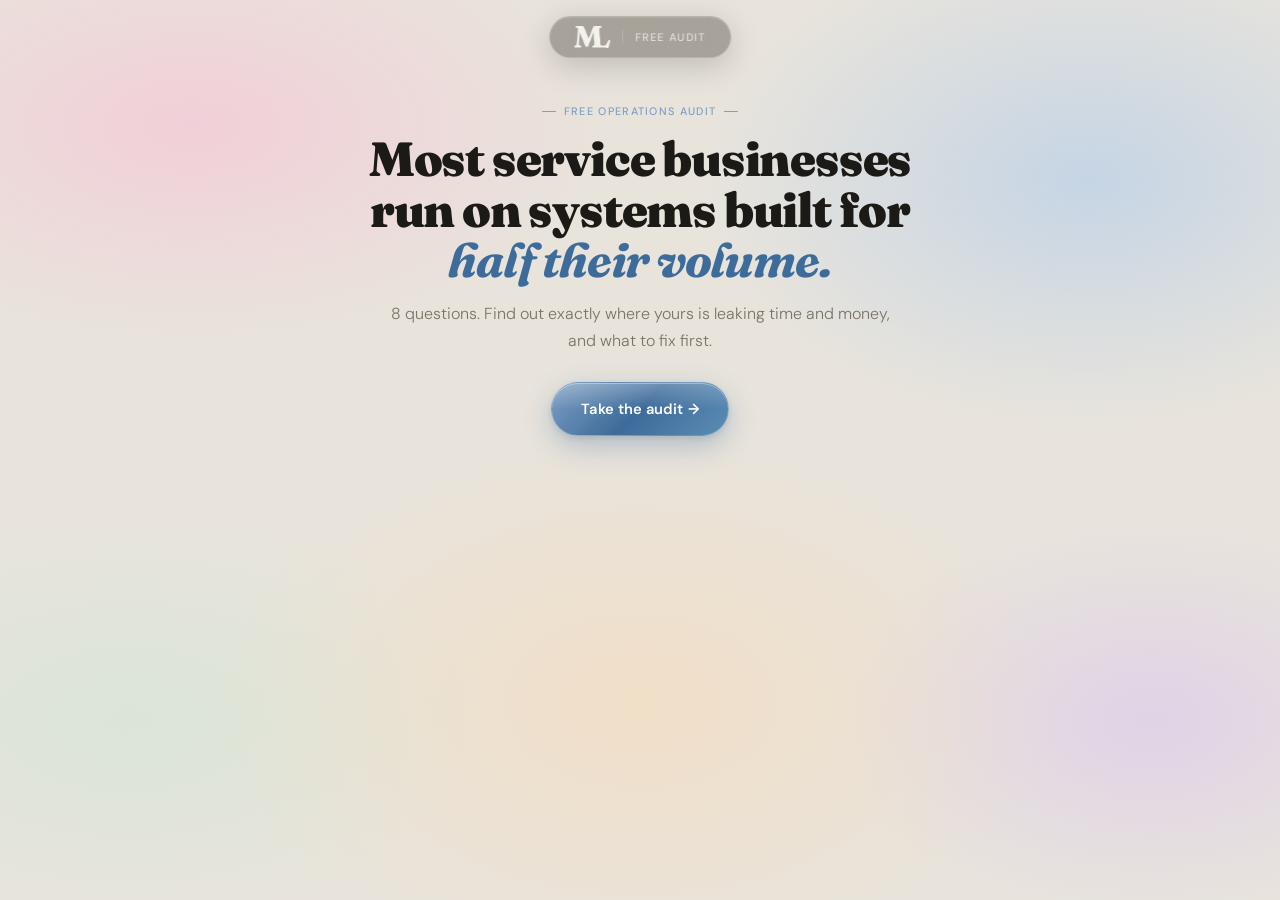
<file: site/audit.html>
<!DOCTYPE html>
<html lang="en">
<head>
<meta charset="UTF-8">
<meta name="viewport" content="width=device-width, initial-scale=1.0">
<title>Free Operations Audit | Mac Landon</title>
<meta name="description" content="8 questions. Get an instant score on where your business is leaking time and money, and exactly what to fix first.">
<meta property="og:title" content="Free Digital Audit — Mac Landon">
<meta property="og:description" content="8 questions. See exactly where your business is losing time to manual systems.">
<link rel="icon" type="image/svg+xml" href="data:image/svg+xml,%3Csvg xmlns='http://www.w3.org/2000/svg' viewBox='0 0 32 32'%3E%3Crect width='32' height='32' rx='6' fill='%231C1A16'/%3E%3Ctext x='50%25' y='68%25' text-anchor='middle' font-size='16' font-family='Fraunces, serif' fill='%237fa0c3' font-weight='700'%3EML%3C/text%3E%3C/svg%3E">
<link rel="preconnect" href="https://fonts.googleapis.com">
<link rel="preconnect" href="https://fonts.gstatic.com" crossorigin>
<link href="https://fonts.googleapis.com/css2?family=Fraunces:ital,opsz,wght@0,9..144,700;0,9..144,900;1,9..144,700&family=DM+Sans:wght@300;400;500&display=swap" rel="stylesheet">
<link rel="stylesheet" href="styles.css?v=16.6">
<style>
*,*::before,*::after{box-sizing:border-box;margin:0;padding:0;}
:root{
  --bg:#E8E4DC;--bg2:#DDD9D0;--white:#FAFAF7;--card:#F5F2EC;
  --border:#D0CAC0;--text:#1C1A16;--text-mid:#48443C;--text-muted:#7A7468;
  --accent:#7fa0c3;--accent2:#3D6B9A;--dark:#1C1A16;--dark2:#2A2720;
  --good:#5e9e5e;--warn:#c97c4a;--bad:#c25656;
}
body{font-family:"DM Sans",sans-serif;background:var(--bg);color:var(--text);min-height:100vh;-webkit-font-smoothing:antialiased;}

nav{position:sticky;top:0;z-index:50;height:56px;padding:0 2rem;display:flex;align-items:center;justify-content:space-between;background:rgba(28,26,22,0.92);backdrop-filter:blur(20px);border-bottom:1px solid rgba(255,255,255,.06);}
.nav-logo{display:flex;align-items:center;gap:.75rem;color:#fff;text-decoration:none;font-family:"Fraunces",serif;font-weight:900;font-size:1.05rem;}
.nav-logo span{font-size:.68rem;font-weight:500;letter-spacing:.12em;text-transform:uppercase;color:rgba(255,255,255,.65);font-family:"DM Sans",sans-serif;border-left:1px solid rgba(255,255,255,.15);padding-left:.75rem;}

.wrap{max-width:680px;margin:0 auto;padding:3.5rem 2rem 5rem;}

/* INTRO */
.intro{text-align:center;margin-bottom:2.5rem;}
.eyebrow{font-size:.68rem;font-weight:500;letter-spacing:.12em;text-transform:uppercase;color:var(--accent);margin-bottom:1rem;display:inline-flex;align-items:center;gap:.5rem;}
.eyebrow::before,.eyebrow::after{content:"";width:14px;height:1.5px;background:var(--accent);}
h1{font-family:"Fraunces",serif;font-size:clamp(2rem,4vw,3rem);font-weight:900;line-height:1.05;letter-spacing:-.025em;margin-bottom:1rem;}
h1 em{font-style:italic;color:var(--accent);font-weight:700;}
.sub{font-size:1rem;color:var(--text-muted);font-weight:300;line-height:1.65;max-width:520px;margin:0 auto 1.75rem;}

/* PROGRESS */
.progress{display:flex;gap:.35rem;margin-bottom:2rem;padding:0 .25rem;}
.progress-dot{flex:1;height:5px;background:var(--border);border-radius:3px;transition:background .3s;}
.progress-dot.done{background:var(--accent);}
.progress-dot.current{background:var(--text);}

/* QUESTION CARD */
.q-card{background:var(--white);border:1px solid var(--border);border-radius:18px;padding:2.25rem;box-shadow:0 4px 30px rgba(28,26,22,.05);}
.q-num{font-size:.7rem;font-weight:500;letter-spacing:.1em;text-transform:uppercase;color:var(--text-muted);margin-bottom:.85rem;}
.q-text{font-family:"Fraunces",serif;font-size:1.4rem;font-weight:700;line-height:1.3;margin-bottom:1.5rem;}
.options{display:flex;flex-direction:column;gap:.65rem;}
.opt{display:flex;align-items:flex-start;gap:.85rem;padding:1rem 1.15rem;background:var(--card);border:1px solid var(--border);border-radius:12px;cursor:pointer;transition:all .15s;font-size:.92rem;color:var(--text-mid);text-align:left;}
.opt:hover{border-color:var(--accent);background:var(--white);transform:translateX(2px);}
.opt.selected{border-color:var(--accent);background:rgba(127,160,195,.08);color:var(--text);}
.opt-radio{flex-shrink:0;width:18px;height:18px;border-radius:50%;border:1.5px solid var(--border);margin-top:.1rem;display:flex;align-items:center;justify-content:center;transition:border-color .15s;}
.opt.selected .opt-radio{border-color:var(--accent);}
.opt.selected .opt-radio::after{content:"";width:9px;height:9px;border-radius:50%;background:var(--accent);}

.nav-btns{display:flex;justify-content:space-between;margin-top:1.5rem;}
.btn{font-family:"DM Sans",sans-serif;font-size:.88rem;font-weight:500;padding:.75rem 1.6rem;border-radius:6px;border:none;cursor:pointer;transition:background .15s,opacity .15s;}
.btn-primary{background:var(--dark);color:#fff;}
.btn-primary:hover{background:var(--dark2);}
.btn-primary:disabled{opacity:.4;cursor:not-allowed;}
.btn-back{background:transparent;color:var(--text-muted);}
.btn-back:hover{color:var(--text);}

/* PROCESSING */
.processing{background:var(--white);border:1px solid var(--border);border-radius:18px;padding:3rem 2.5rem;text-align:center;display:none;}
.processing-spinner{width:40px;height:40px;border:3px solid var(--border);border-top-color:var(--accent);border-radius:50%;animation:spin .8s linear infinite;margin:0 auto 1.25rem;}
@keyframes spin{to{transform:rotate(360deg);}}
.processing h2{font-family:"Fraunces",serif;font-size:1.4rem;font-weight:700;margin-bottom:.5rem;}
.processing p{font-size:.9rem;color:var(--text-muted);font-weight:300;}

/* EMAIL CAPTURE */
.capture{background:var(--white);border:1px solid var(--border);border-radius:18px;padding:2.5rem;text-align:center;display:none;}
.capture h2{font-family:"Fraunces",serif;font-size:1.6rem;font-weight:700;margin-bottom:.6rem;line-height:1.2;}
.capture h2 em{font-style:italic;color:var(--accent);}
.capture p{font-size:.95rem;color:var(--text-muted);font-weight:300;margin-bottom:1.75rem;line-height:1.6;}
.capture-proof{font-size:.78rem;color:var(--text-muted);margin-top:.85rem;font-weight:300;}
.fields{display:flex;flex-direction:column;gap:.75rem;text-align:left;max-width:380px;margin:0 auto;}
.field{display:flex;flex-direction:column;gap:.35rem;}
.field label{font-size:.7rem;font-weight:500;letter-spacing:.06em;text-transform:uppercase;color:var(--text-muted);}
.field input{font-family:"DM Sans",sans-serif;font-size:.92rem;color:var(--text);background:var(--card);border:1px solid var(--border);border-radius:8px;padding:.7rem .9rem;outline:none;transition:border-color .15s,box-shadow .15s;}
.field input:focus{border-color:var(--accent);box-shadow:0 0 0 3px rgba(127,160,195,.15);}
.honeypot{position:absolute;left:-9999px;}
.btn-submit{margin-top:.75rem;width:100%;background:var(--accent);color:#fff;font-size:.95rem;font-weight:500;padding:.85rem;border-radius:6px;border:none;cursor:pointer;transition:background .15s;}
.btn-submit:hover{background:var(--accent2);}
.btn-submit:disabled{background:var(--text-muted);cursor:wait;}

/* RESULTS */
.results{background:var(--white);border:1px solid var(--border);border-radius:18px;overflow:hidden;display:none;}
.score-band{padding:2.5rem 2rem;text-align:center;color:#fff;}
.score-band.zone-good{background:linear-gradient(135deg,#5e9e5e 0%,#4a8a4a 100%);}
.score-band.zone-warn{background:linear-gradient(135deg,#c97c4a 0%,#a86438 100%);}
.score-band.zone-bad{background:linear-gradient(135deg,#c25656 0%,#a14040 100%);}
.score-num{font-family:"Fraunces",serif;font-size:4.5rem;font-weight:900;line-height:1;margin-bottom:.25rem;}
.score-num span{font-size:1.6rem;opacity:.6;font-weight:700;}
.score-label{font-size:.78rem;font-weight:500;letter-spacing:.1em;text-transform:uppercase;opacity:.85;margin-bottom:.5rem;}
.score-context{font-size:.88rem;opacity:.8;margin-bottom:.6rem;font-weight:300;font-style:italic;}
.score-headline{font-family:"Fraunces",serif;font-size:1.4rem;font-weight:700;font-style:italic;}
.results-body{padding:2rem 2.25rem;}
.results-body h3{font-family:"Fraunces",serif;font-size:1.15rem;font-weight:700;margin-bottom:.6rem;}
.results-body p{font-size:.93rem;color:var(--text-mid);line-height:1.7;font-weight:300;margin-bottom:1rem;}
.fix-list{list-style:none;display:flex;flex-direction:column;gap:.6rem;margin:1rem 0 1.5rem;}
.fix-list li{display:flex;align-items:flex-start;gap:.7rem;padding:.85rem 1rem;background:var(--card);border-radius:10px;font-size:.9rem;color:var(--text-mid);font-weight:300;line-height:1.55;}
.fix-num{flex-shrink:0;width:20px;height:20px;border-radius:50%;background:var(--accent);color:#fff;font-size:.68rem;font-weight:700;display:flex;align-items:center;justify-content:center;margin-top:.15rem;}
.cta-band{background:var(--dark);padding:2rem 2.25rem;text-align:center;color:#fff;}
.cta-band h3{font-family:"Fraunces",serif;font-size:1.3rem;font-weight:700;font-style:italic;margin-bottom:.6rem;}
.cta-band p{font-size:.88rem;color:rgba(255,255,255,.55);margin-bottom:1.25rem;font-weight:300;}
.btn-cta{display:inline-flex;align-items:center;gap:.4rem;background:var(--accent);color:#fff;font-size:.9rem;font-weight:500;padding:.8rem 1.7rem;border-radius:6px;text-decoration:none;transition:background .2s,gap .2s;}
.btn-cta:hover{background:var(--accent2);gap:.6rem;}
.cta-reassurance{font-size:.75rem;color:rgba(255,255,255,.35);margin-top:.75rem;}

.err{background:rgba(200,100,100,.12);color:#8a3030;padding:.7rem .9rem;border-radius:7px;font-size:.82rem;margin-bottom:1rem;display:none;}
.err.show{display:block;}

@media(max-width:600px){
  .wrap{padding:2rem 1.25rem 3rem;}
  .q-card,.capture,.processing{padding:1.5rem;}
  .results-body,.cta-band,.score-band{padding:1.5rem;}
  .score-num{font-size:3.5rem;}
}

/* ════════════════════════════════════════════════════════════════════════════
   iOS 27 / LIQUID GLASS OVERLAY — applied 2026-06-26
   ════════════════════════════════════════════════════════════════════════════ */

/* Wallpaper mesh */
body{position:relative;}
body::after{content:""!important;position:fixed!important;inset:0!important;z-index:-2!important;background:
  radial-gradient(ellipse 60% 45% at 15% 14%,rgba(255,178,210,.42),transparent 55%),
  radial-gradient(ellipse 55% 50% at 85% 20%,rgba(160,196,238,.48),transparent 55%),
  radial-gradient(ellipse 60% 55% at 50% 78%,rgba(255,215,170,.4),transparent 55%),
  radial-gradient(ellipse 50% 45% at 90% 80%,rgba(208,180,250,.36),transparent 50%),
  radial-gradient(ellipse 50% 40% at 10% 80%,rgba(190,230,205,.32),transparent 55%),
  var(--bg)!important;pointer-events:none!important;}

/* Nav → floating iOS 27 pill (replacing the sticky bar) */
nav{
  position:fixed!important;
  top:1rem!important;left:50%!important;right:auto!important;bottom:auto!important;
  transform:translateX(-50%)!important;
  width:max-content!important;max-width:calc(100vw - 2rem)!important;
  height:auto!important;
  padding:.55rem 1.5rem!important;
  background:rgba(28,26,22,.32)!important;
  backdrop-filter:blur(40px) saturate(190%)!important;
  -webkit-backdrop-filter:blur(40px) saturate(190%)!important;
  border-radius:100px!important;
  border:1px solid rgba(255,255,255,.18)!important;
  box-shadow:0 1px 0 rgba(255,255,255,.12) inset,0 8px 32px rgba(0,0,0,.18)!important;
  z-index:100!important;
  display:inline-flex!important;
  align-items:center!important;
  justify-content:flex-start!important;
  gap:.85rem!important;
}
.wrap{padding-top:6rem!important;}

/* h1 italic accent → light blue (matches Liquid Glass dark-section emphasis) */
h1 em{color:var(--accent2)!important;}

/* Question card → glass */
.q-card{
  background:rgba(255,255,255,.55)!important;
  backdrop-filter:blur(28px) saturate(180%)!important;
  -webkit-backdrop-filter:blur(28px) saturate(180%)!important;
  border:1px solid rgba(255,255,255,.55)!important;
  border-radius:24px!important;
  box-shadow:0 1px 0 rgba(255,255,255,.6) inset,0 8px 32px rgba(28,26,22,.05)!important;
}

/* Option chips → glass */
.opt{
  background:rgba(255,255,255,.4)!important;
  backdrop-filter:blur(16px) saturate(170%)!important;
  -webkit-backdrop-filter:blur(16px) saturate(170%)!important;
  border:1px solid rgba(255,255,255,.5)!important;
  border-radius:14px!important;
  transition:all .15s!important;
}
.opt:hover{background:rgba(255,255,255,.6)!important;border-color:rgba(127,160,195,.5)!important;transform:translateX(2px)!important;}
.opt.selected{background:rgba(127,160,195,.18)!important;border-color:rgba(127,160,195,.55)!important;}

/* Processing card → glass */
.processing,.capture{
  background:rgba(255,255,255,.55)!important;
  backdrop-filter:blur(28px) saturate(180%)!important;
  -webkit-backdrop-filter:blur(28px) saturate(180%)!important;
  border:1px solid rgba(255,255,255,.55)!important;
  border-radius:24px!important;
  box-shadow:0 1px 0 rgba(255,255,255,.6) inset,0 8px 32px rgba(28,26,22,.05)!important;
}
.capture h2 em{color:var(--accent2)!important;}

/* Form fields → glass inputs */
.field input{
  background:rgba(255,255,255,.5)!important;
  backdrop-filter:blur(20px) saturate(180%)!important;
  -webkit-backdrop-filter:blur(20px) saturate(180%)!important;
  border:1px solid rgba(255,255,255,.55)!important;
  border-radius:14px!important;
}
.field input:focus{background:rgba(255,255,255,.7)!important;border-color:rgba(127,160,195,.6)!important;}

/* Results card → glass shell, score bands stay vivid */
.results{
  background:rgba(255,255,255,.55)!important;
  backdrop-filter:blur(28px) saturate(180%)!important;
  -webkit-backdrop-filter:blur(28px) saturate(180%)!important;
  border:1px solid rgba(255,255,255,.55)!important;
  border-radius:24px!important;
  box-shadow:0 1px 0 rgba(255,255,255,.6) inset,0 8px 32px rgba(28,26,22,.05)!important;
}

/* CTA band inside results → dark glass */
.cta-band{
  background:rgba(28,26,22,.85)!important;
  backdrop-filter:blur(20px) saturate(180%)!important;
  -webkit-backdrop-filter:blur(20px) saturate(180%)!important;
}

/* Fix-list items → soft glass chips */
.fix-list li{
  background:rgba(255,255,255,.5)!important;
  backdrop-filter:blur(14px) saturate(170%)!important;
  -webkit-backdrop-filter:blur(14px) saturate(170%)!important;
  border:1px solid rgba(255,255,255,.55)!important;
  border-radius:12px!important;
}

/* ─── All buttons → unified iOS 27 system (matches /index + /about) ─── */
.btn,.btn-primary,.btn-back,.btn-submit,.btn-cta{border-radius:100px!important;}

/* Primary CTAs (Take audit / Next / Submit / Book a call) → brand-blue gradient pill */
.btn-primary,.btn-submit,.btn-cta{
  display:inline-flex!important;align-items:center!important;justify-content:center!important;gap:.5rem!important;
  background:linear-gradient(135deg,#7fa0c3 0%,#3D6B9A 50%,#5b8db5 100%)!important;
  color:#fff!important;
  padding:1rem 1.85rem!important;
  font-size:.92rem!important;font-weight:600!important;
  letter-spacing:.005em!important;
  border:1px solid rgba(255,255,255,.22)!important;
  box-shadow:0 1px 0 rgba(255,255,255,.35) inset,0 10px 28px rgba(61,107,154,.32),0 2px 6px rgba(28,26,22,.1)!important;
  position:relative!important;overflow:hidden!important;
  text-decoration:none!important;
  transition:transform .25s cubic-bezier(.2,0,.2,1),box-shadow .25s ease,gap .25s ease!important;
}
.btn-primary::before,.btn-submit::before,.btn-cta::before{
  content:""!important;position:absolute!important;top:0!important;left:0!important;right:0!important;height:50%!important;
  background:linear-gradient(180deg,rgba(255,255,255,.25),rgba(255,255,255,0))!important;
  pointer-events:none!important;border-radius:100px 100px 0 0!important;
}
.btn-primary:hover,.btn-submit:hover,.btn-cta:hover{
  gap:.75rem!important;
  transform:translateY(-1px)!important;
  box-shadow:0 1px 0 rgba(255,255,255,.4) inset,0 14px 36px rgba(61,107,154,.4),0 4px 10px rgba(28,26,22,.12)!important;
}
.btn-primary:active,.btn-submit:active,.btn-cta:active{transform:scale(.98)!important;}
.btn-primary:disabled{
  background:rgba(127,160,195,.3)!important;
  color:rgba(255,255,255,.6)!important;
  box-shadow:none!important;
  cursor:not-allowed!important;
}
.btn-submit:disabled{
  background:rgba(127,160,195,.3)!important;
  color:rgba(255,255,255,.6)!important;
  cursor:wait!important;
}

/* Back button → glass ghost pill */
.btn-back{
  display:inline-flex!important;align-items:center!important;gap:.4rem!important;
  background:rgba(255,255,255,.5)!important;
  backdrop-filter:blur(20px) saturate(180%)!important;
  -webkit-backdrop-filter:blur(20px) saturate(180%)!important;
  border:1px solid rgba(255,255,255,.55)!important;
  color:var(--text-mid)!important;
  padding:.85rem 1.4rem!important;
  font-size:.88rem!important;font-weight:500!important;
  box-shadow:0 1px 0 rgba(255,255,255,.6) inset!important;
  transition:background .2s ease,color .2s ease!important;
}
.btn-back:hover{background:rgba(255,255,255,.75)!important;color:var(--text)!important;}

/* Mobile: nav pill adjustments */
@media(max-width:760px){
  nav{padding:.55rem 1rem!important;gap:.5rem!important;}
  .wrap{padding-top:5rem!important;}
}
</style>
<!-- Google tag (gtag.js) -->
<script async src="https://www.googletagmanager.com/gtag/js?id=G-RQSZMG06BY"></script>
<script>
  window.dataLayer = window.dataLayer || [];
  function gtag(){dataLayer.push(arguments);}
  gtag('js', new Date());
  gtag('config', 'G-RQSZMG06BY');
</script>
</head>
<body>

<nav>
  <a href="/" class="nav-logo"><img src="logo.png" alt="Mac Landon" style="height:20px;width:auto;"><span>Free Audit</span></a>
</nav>

<div class="wrap">

  <!-- INTRO -->
  <div id="intro" class="intro">
    <div class="eyebrow">Free Operations Audit</div>
    <h1>Most service businesses run on systems built for <em>half their volume.</em></h1>
    <p class="sub">8 questions. Find out exactly where yours is leaking time and money, and what to fix first.</p>
    <button class="btn btn-primary" style="font-size:.95rem;padding:.85rem 1.8rem;" onclick="startQuiz()">Take the audit &#8594;</button>
  </div>

  <!-- QUIZ -->
  <div id="quiz" style="display:none;">
    <div class="progress" id="progress"></div>
    <div class="q-card">
      <div class="q-num" id="q-num">Question 1 of 8</div>
      <div class="q-text" id="q-text"></div>
      <div class="options" id="options"></div>
      <div class="nav-btns">
        <button class="btn btn-back" id="back-btn" onclick="prev()" style="visibility:hidden;">&#8592; Back</button>
        <button class="btn btn-primary" id="next-btn" onclick="next()" disabled>Next &#8594;</button>
      </div>
    </div>
  </div>

  <!-- EMAIL CAPTURE -->
  <div id="capture" class="capture">
    <h2>One last step to see your <em>results.</em></h2>
    <p>Your score, a plain-English breakdown of what it means, and your top 3 fixes ranked by impact.</p>
    <div class="err" id="err"></div>
    <div class="fields">
      <div class="field"><label>Name</label><input id="f-name" type="text" autofocus placeholder="First name"></div>
      <div class="field"><label>Email</label><input id="f-email" type="email" placeholder="you@yourbusiness.com"></div>
      <div class="field"><label>Business name (optional)</label><input id="f-biz" type="text"></div>
      <div class="honeypot" aria-hidden="true"><label>Website</label><input id="f-website" type="text" tabindex="-1" autocomplete="off"></div>
      <button class="btn-submit" id="submit-btn" onclick="submit()">Show me my results &#8594;</button>
      <p class="capture-proof">Instant results. I'll follow up only if your score suggests I can help.</p>
    </div>
  </div>

  <!-- PROCESSING -->
  <div id="processing" class="processing">
    <div class="processing-spinner"></div>
    <h2>Analyzing your answers...</h2>
    <p>Scoring your systems against 8 operational benchmarks.</p>
  </div>

  <!-- RESULTS -->
  <div id="results" class="results">
    <div class="score-band" id="score-band">
      <div class="score-label">Your Score</div>
      <div class="score-num"><span id="r-score">0</span><span>/30</span></div>
      <div class="score-context" id="score-context"></div>
      <div class="score-headline" id="r-headline"></div>
    </div>
    <div class="results-body">
      <h3>What this means</h3>
      <p id="r-summary"></p>
      <h3>Your top priorities</h3>
      <ul class="fix-list" id="r-fixes"></ul>
    </div>
    <div class="cta-band">
      <h3 id="cta-h">These are fixable. Here's how I'd do it.</h3>
      <p id="cta-p">Free 30-min call. I'll walk through your specific gaps and tell you exactly what a build would look like.</p>
      <a href="https://calendly.com/maclandon/30min" target="_blank" class="btn-cta">Book a free call &#8594;</a>
      <p class="cta-reassurance">30 minutes. No pitch. You'll leave with a clear picture of what to fix first.</p>
    </div>
  </div>

</div>

<script>
const QUESTIONS = [
  {
    text: "How do you currently take payments from clients?",
    options: [
      { label: "Mostly cash, checks, or Venmo/Zelle to my personal account", points: 4 },
      { label: "I send invoices manually (Word, Google Docs, etc.)", points: 3 },
      { label: "I use a basic invoicing tool (PayPal, Square, etc.)", points: 1 },
      { label: "Stripe or similar, with auto-recurring where it makes sense", points: 0 },
    ],
    fix: "Set up Stripe-based invoicing with auto-pay options so money lands faster and reconciliation isn't a Sunday-night chore."
  },
  {
    text: "How do new clients book or intake with you?",
    options: [
      { label: "They text/call/DM me and we go back and forth", points: 4 },
      { label: "Email back-and-forth to find a time", points: 3 },
      { label: "I have a Calendly link but no intake form", points: 2 },
      { label: "Calendly + intake form that captures what I need", points: 0 },
    ],
    fix: "Connect a real intake form to your booking tool so every call lands with the info you need to actually be useful."
  },
  {
    text: "Where do client documents and files live?",
    options: [
      { label: "My inbox, my computer, sometimes paper", points: 4 },
      { label: "Scattered Google Drive folders", points: 3 },
      { label: "Organized Drive/Dropbox but no client access", points: 2 },
      { label: "Each client has their own portal or shared folder", points: 0 },
    ],
    fix: "Build a simple client portal so you stop being the bottleneck for 'can you resend that?'"
  },
  {
    text: "How do you track leads and deals?",
    options: [
      { label: "In my head + scattered notes", points: 4 },
      { label: "A spreadsheet I update sometimes", points: 3 },
      { label: "Notion or similar with stages", points: 2 },
      { label: "A real CRM with stages, follow-up reminders, and notes", points: 0 },
    ],
    fix: "Move your pipeline out of your inbox. Even a simple Airtable-based CRM stops deals from falling through the cracks."
  },
  {
    text: "How do you collect reviews or testimonials?",
    options: [
      { label: "I don't, really", points: 4 },
      { label: "I ask occasionally, when I remember", points: 3 },
      { label: "I have a form but rarely send it", points: 2 },
      { label: "Automated request after every project", points: 0 },
    ],
    fix: "Automate the review ask so social proof builds itself instead of being something you keep meaning to do."
  },
  {
    text: "What does your website do for your business?",
    options: [
      { label: "I don't have one, just social media", points: 4 },
      { label: "I have a Linktree or a dated Wix/Squarespace page", points: 3 },
      { label: "Functional site but no clear conversion path", points: 2 },
      { label: "Real site with clear CTAs that drive bookings", points: 0 },
    ],
    fix: "A site is a salesperson, not a brochure. Even a one-pager with a clear CTA outperforms a beautiful site that doesn't convert."
  },
  {
    text: "How are you following up with prospects who don't book?",
    options: [
      { label: "I'm not. I forget about them", points: 4 },
      { label: "Manually, when I think about it", points: 3 },
      { label: "I have email templates but send them by hand", points: 2 },
      { label: "Sequences that fire automatically", points: 0 },
    ],
    fix: "Set up a simple 3-touch follow-up sequence. Most deals close after the 4th contact. Most people give up at 1."
  },
  {
    text: "Roughly how many hours a week do you spend on admin?",
    options: [
      { label: "10+ hours, it's eating me alive", points: 4 },
      { label: "5-10 hours", points: 3 },
      { label: "2-5 hours", points: 1 },
      { label: "Less than 2, most of it's automated", points: 0 },
    ],
    fix: "Audit one week of your admin time and pick the single biggest leak. Fixing one workflow can save 5+ hours per week."
  },
];

let current = 0;
let answers = new Array(QUESTIONS.length).fill(null);

const $ = id => document.getElementById(id);

function startQuiz() {
  $('intro').style.display = 'none';
  $('quiz').style.display = 'block';
  renderProgress();
  renderQuestion();
}

function renderProgress() {
  $('progress').innerHTML = QUESTIONS.map(function(_, i) {
    let cls = 'progress-dot';
    if (i < current) cls += ' done';
    if (i === current) cls += ' current';
    return '<div class="' + cls + '"></div>';
  }).join('');
}

function renderQuestion() {
  const q = QUESTIONS[current];
  $('q-num').textContent = 'Question ' + (current + 1) + ' of ' + QUESTIONS.length;
  $('q-text').textContent = q.text;
  $('options').innerHTML = q.options.map(function(opt, i) {
    return '<div class="opt ' + (answers[current] === i ? 'selected' : '') + '" onclick="select(' + i + ')">' +
      '<div class="opt-radio"></div>' +
      '<div>' + opt.label + '</div>' +
      '</div>';
  }).join('');
  $('back-btn').style.visibility = current === 0 ? 'hidden' : 'visible';
  $('next-btn').textContent = current === QUESTIONS.length - 1 ? 'See my results \u2192' : 'Next \u2192';
  $('next-btn').disabled = answers[current] === null;
  renderProgress();
}

function select(i) {
  answers[current] = i;
  renderQuestion();
  // Auto-advance on mobile after short delay
  if (window.innerWidth <= 600) {
    setTimeout(function() { next(); }, 320);
  }
}

function next() {
  if (answers[current] === null) return;
  if (current < QUESTIONS.length - 1) {
    current++;
    renderQuestion();
    window.scrollTo({ top: 0, behavior: 'smooth' });
  } else {
    showCapture();
  }
}

function prev() {
  if (current > 0) {
    current--;
    renderQuestion();
    window.scrollTo({ top: 0, behavior: 'smooth' });
  }
}

function showCapture() {
  $('quiz').style.display = 'none';
  $('capture').style.display = 'block';
  window.scrollTo({ top: 0, behavior: 'smooth' });
  setTimeout(function() { $('f-name').focus(); }, 100);
}

function calcScore() {
  return answers.reduce(function(sum, a, i) {
    return sum + (a !== null ? QUESTIONS[i].options[a].points : 0);
  }, 0);
}

function getZone(score) {
  if (score >= 20) return {
    zone: 'bad',
    headline: 'Your systems are the bottleneck.',
    summary: "You're running a real business on infrastructure that wasn't designed for the volume you're doing. Every week you wait, you're losing hours, leads, and revenue to broken processes. Most of this is fixable in days, not months.",
    context: "Your admin overhead is eating into billable time every single week.",
    ctaH: 'These are fixable. Here\'s how I\'d do it.',
    ctaP: "Free 30-min call. I'll walk through exactly which of these to fix first and what it would take to build it. Most clients see results in the first two weeks.",
    ctaReassurance: "30 minutes. No pitch. You'll leave knowing exactly what to do next."
  };
  if (score >= 10) return {
    zone: 'warn',
    headline: "You're leaving money on the table.",
    summary: "You've got the basics covered, but there are real gaps that are costing you. The bigger you grow, the more these gaps compound. Closing them now is a lot easier than scrambling to fix them mid-scale.",
    context: "A few targeted fixes could recover significant time and revenue.",
    ctaH: 'These gaps are smaller than you think to close.',
    ctaP: "Free 30-min call. I'll show you exactly what's leaking and what a focused one-week build would look like.",
    ctaReassurance: "30 minutes. No pitch. You'll leave with a clear picture of what to fix first."
  };
  return {
    zone: 'good',
    headline: "Your foundation is solid.",
    summary: "You're ahead of most businesses at your stage. The gaps you have are optimization problems, not survival problems. A focused one-week project could take you from working well to running without you.",
    context: "Small optimizations from here have an outsized effect.",
    ctaH: 'Solid foundation. Let\'s make it run without you.',
    ctaP: "Free 30-min call. Even well-built systems have one or two leaks worth closing.",
    ctaReassurance: "30 minutes. No pitch. You'll leave with a clear picture of what to fix first."
  };
}

function getTopFixes() {
  const scored = QUESTIONS.map(function(q, i) {
    return {
      fix: q.fix,
      points: answers[i] !== null ? q.options[answers[i]].points : 0
    };
  });
  scored.sort(function(a, b) { return b.points - a.points; });
  return scored.filter(function(s) { return s.points >= 2; }).slice(0, 3).map(function(s) { return s.fix; });
}

async function submit() {
  const name = $('f-name').value.trim();
  const email = $('f-email').value.trim();
  if (!name || !email) {
    showErr('Name and email are required.');
    return;
  }

  $('submit-btn').disabled = true;
  $('submit-btn').textContent = 'Analyzing...';

  const score = calcScore();
  const zone = getZone(score);
  const fixes = getTopFixes();
  const answersText = QUESTIONS.map(function(q, i) {
    const a = answers[i];
    return (i + 1) + '. ' + q.text + '\n   \u2192 ' + (a !== null ? q.options[a].label : '(skipped)') + ' [+' + (a !== null ? q.options[a].points : 0) + ']';
  }).join('\n\n');

  $('capture').style.display = 'none';
  $('processing').style.display = 'block';
  window.scrollTo({ top: 0, behavior: 'smooth' });

  try {
    const results = await Promise.all([
      fetch('/api/assessment', {
        method: 'POST',
        headers: { 'Content-Type': 'application/json' },
        body: JSON.stringify({
          name: name,
          email: email,
          business: $('f-biz').value.trim(),
          score: score + '/30',
          summary: zone.headline + ' ' + zone.summary,
          answers: answersText,
          website: $('f-website').value,
        })
      }),
      new Promise(function(resolve) { setTimeout(resolve, 1800); })
    ]);
    const r = results[0];
    if (!r.ok) throw new Error(await r.text());
    showResults(score, zone, fixes);
  } catch (e) {
    $('processing').style.display = 'none';
    $('capture').style.display = 'block';
    showErr('Could not save: ' + e.message);
    $('submit-btn').disabled = false;
    $('submit-btn').textContent = 'Show me my results \u2192';
  }
}

function showErr(msg) {
  $('err').textContent = msg;
  $('err').className = 'err show';
}

function animateScore(target, el) {
  const duration = 900;
  const start = performance.now();
  function step(now) {
    const progress = Math.min((now - start) / duration, 1);
    const eased = 1 - Math.pow(1 - progress, 3);
    el.textContent = Math.round(eased * target);
    if (progress < 1) requestAnimationFrame(step);
    else el.textContent = target;
  }
  requestAnimationFrame(step);
}

function showResults(score, zone, fixes) {
  $('processing').style.display = 'none';
  $('results').style.display = 'block';
  $('score-band').className = 'score-band zone-' + zone.zone;
  $('score-context').textContent = zone.context;
  $('r-headline').textContent = zone.headline;
  $('r-summary').textContent = zone.summary;
  $('cta-h').textContent = zone.ctaH;
  $('cta-p').textContent = zone.ctaP;
  $('cta-reassurance') && ($('cta-reassurance').textContent = zone.ctaReassurance);

  const scoreEl = $('r-score');
  scoreEl.textContent = '0';
  animateScore(score, scoreEl);

  $('r-fixes').innerHTML = fixes.length
    ? fixes.map(function(f, i) {
        return '<li><span class="fix-num">' + (i + 1) + '</span><span>' + f + '</span></li>';
      }).join('')
    : '<li><span class="fix-num">1</span><span>You\'re in great shape. A tune-up rather than a rebuild is all you need.</span></li>';

  window.scrollTo({ top: 0, behavior: 'smooth' });
}
</script>
</body>
</html>
</file>
<file: site/styles.css>
/* ===== RESET & VARIABLES ===== */
*,*::before,*::after{box-sizing:border-box;margin:0;padding:0;}
:root{
  --bg:#E8E4DC;
  --bg2:#DDD9D0;
  --white:#FAFAF7;
  --card:#F5F2EC;
  --border:#D0CAC0;
  --text:#1C1A16;
  --text-mid:#48443C;
  --text-muted:#7A7468;
  --accent:#7fa0c3;
  --accent2:#3D6B9A;
  --dark:#1C1A16;
  --dark2:#2A2720;
}
html{overflow-x:hidden;}
body{font-family:"DM Sans",sans-serif;background:var(--bg);color:var(--text);overflow-x:hidden;-webkit-font-smoothing:antialiased;animation:pagefade .6s ease forwards;}
@keyframes pagefade{from{opacity:0;}to{opacity:1;}}

/* ===== NAV =====
   Legacy non-pill nav rule removed 2026-06-26 — was leaking top:0;left:0;right:0;
   and justify-content:space-between into the new Liquid Glass pill rules below.
   All nav layout now comes from the floating pill rule further down. */
nav{z-index:100;}
.nav-logo img{height:26px;width:auto;display:block;opacity:.9;}
.nav-links{display:flex;gap:2rem;list-style:none;}
.nav-links a{font-size:.72rem;font-weight:500;letter-spacing:.1em;text-transform:uppercase;color:rgba(255,255,255,.65);text-decoration:none;transition:color .15s;position:relative;}
.nav-links a::after{content:"";position:absolute;bottom:-2px;left:50%;width:0;height:2px;background:#7fa0c3;transition:width .3s ease,left .3s ease;}
.nav-links a:hover::after{width:100%;left:0;}
.nav-links a:hover{color:rgba(255,255,255,.85);}
.nav-right{display:flex;align-items:center;gap:1rem;}
.nav-li a{color:rgba(255,255,255,.65);text-decoration:none;transition:color .15s;display:flex;align-items:center;}
.nav-li a:hover{color:rgba(255,255,255,.8);}
.nav-cta{font-size:.72rem;font-weight:600;letter-spacing:.08em;text-transform:uppercase;color:#fff;border:1px solid rgba(255,255,255,.25);padding:.45rem 1.1rem;border-radius:4px;text-decoration:none;transition:all .2s;}
.nav-cta:hover{background:var(--accent);border-color:var(--accent);}

/* ===== MOBILE MENU ===== */
.menu-text-btn{display:none;background:none;border:none;cursor:pointer;font-family:"DM Sans",sans-serif;font-size:.72rem;font-weight:500;letter-spacing:.1em;color:rgba(255,255,255,.5);text-transform:uppercase;transition:color .2s ease;padding:0;}
.menu-text-btn:hover{color:#fff;}
.mobile-menu{position:fixed;inset:0;z-index:99;background:rgba(0,0,0,.4);opacity:0;pointer-events:none;transition:opacity .2s ease;}
.mobile-menu.open{opacity:1;pointer-events:auto;}
.mobile-menu-card{position:absolute;top:calc(56px + 8px);right:16px;background:rgba(43,42,38,.96);border-radius:16px;padding:6px 0;width:170px;transform:scale(.85);transform-origin:top right;opacity:0;transition:transform .2s cubic-bezier(.2,0,.2,1),opacity .15s ease;box-shadow:0 8px 32px rgba(0,0,0,.3);}
.mobile-menu.open .mobile-menu-card{transform:scale(1);opacity:1;}
.mobile-menu-card a{display:block;font-size:.9rem;font-weight:400;color:rgba(255,255,255,.75);text-decoration:none;letter-spacing:.02em;font-family:"DM Sans",sans-serif;padding:10px 20px;transition:background .15s;}
.mobile-menu-card a:hover{background:rgba(255,255,255,.06);}
.mobile-menu-card a:last-child{color:var(--accent);border-top:1px solid rgba(255,255,255,.08);margin-top:4px;padding-top:14px;}

/* ===== BUTTONS ===== */
.btn-dark{display:inline-flex;align-items:center;gap:.4rem;background:var(--dark);color:#fff;font-size:.88rem;font-weight:500;padding:.8rem 1.6rem;border-radius:6px;text-decoration:none;transition:background .2s,gap .2s;white-space:nowrap;}
.btn-dark:hover{background:var(--dark2);gap:.65rem;}
.btn-soft{font-size:.88rem;color:var(--text-muted);text-decoration:none;border-bottom:1px solid var(--border);padding-bottom:2px;transition:color .2s;white-space:nowrap;}
.btn-soft:hover{color:var(--text);}
.btn-accent{display:inline-flex;align-items:center;gap:.4rem;background:var(--accent);color:#fff;font-size:.88rem;font-weight:500;padding:.8rem 1.6rem;border-radius:6px;text-decoration:none;transition:background .2s,gap .2s;}
.btn-accent:hover{background:var(--accent2);gap:.65rem;}
.btn-cta{display:inline-flex;align-items:center;gap:.4rem;background:var(--white);color:var(--dark);font-size:.9rem;font-weight:500;padding:.8rem 1.8rem;border-radius:6px;text-decoration:none;transition:background .2s,gap .2s;}
.btn-cta:hover{background:var(--card);gap:.65rem;}
.btn-cta-ghost{font-size:.9rem;color:rgba(255,255,255,.7);text-decoration:none;border-bottom:1px solid rgba(255,255,255,.15);padding-bottom:2px;transition:color .2s;}
.btn-cta-ghost:hover{color:rgba(255,255,255,.75);}
.btn-submit{display:inline-flex;align-items:center;justify-content:center;gap:.4rem;background:var(--dark);color:#fff;font-size:.92rem;font-weight:500;padding:.9rem 2rem;border-radius:6px;border:none;cursor:pointer;transition:background .2s;font-family:"DM Sans",sans-serif;width:100%;}
.btn-submit:hover{background:var(--dark2);}
.btn-dark:active,.btn-accent:active,.nav-cta:active,.btn-price:active,.btn-cta:active{transform:scale(.96);transition:transform .1s ease;}


/* ===== SHARED TYPOGRAPHY ===== */
.sec-tag{font-size:.75rem;font-weight:500;letter-spacing:.12em;text-transform:uppercase;color:var(--accent);margin-bottom:.85rem;display:flex;align-items:center;gap:.5rem;}
.sec-tag::before{content:"";width:14px;height:1.5px;background:var(--accent);}
.sec-h2{font-family:"Fraunces",serif;font-size:clamp(1.8rem,2.8vw,2.6rem);font-weight:700;line-height:1.1;letter-spacing:-.025em;color:var(--text);margin-bottom:1.5rem;}
.sec-h2 em{font-style:italic;color:var(--accent);}
.about-h em,
.case-h em,
.cta-h em,
.blog-hero h1 em {
  font-style:italic;
  font-weight:700;
  color:var(--accent);
}
@keyframes gradtext{0%{background-position:0%;}50%{background-position:100%;}100%{background-position:0%;}}

/* ===== LOGO DRAW ===== */
.logo-path{stroke:#E8E4DC;stroke-width:2;fill:none;stroke-dasharray:3000;stroke-dashoffset:3000;animation:draw 6s ease forwards;}
@keyframes draw{to{stroke-dashoffset:0;}}


/* ===== REVEAL SYSTEM ===== */
.reveal{opacity:0;transform:translateY(24px);transition:opacity .8s ease,transform .8s ease;}
.reveal.on{opacity:1;transform:translateY(0);}
.d1{transition-delay:.1s;}.d2{transition-delay:.2s;}.d3{transition-delay:.3s;}
@keyframes up{to{opacity:1;transform:translateY(0);}}
@keyframes fadeIn{to{opacity:1;}}
@media(prefers-reduced-motion:reduce){
  .reveal{transition:none;opacity:1;transform:none;}
  *,*::before,*::after{animation-duration:.01ms !important;transition-duration:.01ms !important;}
}

/* ===== FORM MESSAGES ===== */
.form-message{font-size:.85rem;padding:.65rem 1rem;border-radius:6px;margin-top:.5rem;display:none;}
.form-message.error{display:block;background:rgba(220,53,69,.08);color:#c0392b;border:1px solid rgba(220,53,69,.15);}
.form-message.success{display:block;background:rgba(46,125,50,.08);color:#2e7d32;border:1px solid rgba(46,125,50,.15);}

/* ===== TOAST ===== */
.toast{position:fixed;bottom:2rem;left:50%;transform:translateX(-50%) translateY(20px);background:var(--dark);color:#fff;font-size:.8rem;padding:.6rem 1.25rem;border-radius:100px;opacity:0;transition:all .3s ease;pointer-events:none;z-index:999;}
.toast.show{opacity:1;transform:translateX(-50%) translateY(0);}

/* ===== BACK TO TOP ===== */
.btt{position:fixed;bottom:2rem;right:2rem;width:44px;height:44px;background:var(--dark);border-radius:50%;display:flex;align-items:center;justify-content:center;cursor:pointer;z-index:98;opacity:0;transform:scale(.8);transition:opacity .3s ease,transform .3s ease;box-shadow:0 4px 16px rgba(0,0,0,.2);}
.btt.show{opacity:1;transform:scale(1);}
.btt-ring{position:absolute;inset:0;width:100%;height:100%;}
.btt-arrow{width:16px;height:16px;color:#fff;position:relative;z-index:1;}
.btt:hover{background:var(--dark2);}
.btt:hover .btt-arrow{color:#7fa0c3;}

/* ===== STICKY CTA ===== */
.sticky-cta{display:none;}

/* ===== FOOTER (iOS 27 / Liquid Glass pill chips — single source of truth) ===== */
footer{background:rgba(28,26,22,.96)!important;padding:3rem 2rem 2rem!important;}
.footer-top{max-width:1100px;margin:0 auto;display:flex;flex-direction:column;align-items:center;gap:1.5rem;}
.footer-logo img{height:28px;width:auto;opacity:.95;}
.footer-links{display:flex;flex-wrap:wrap;gap:.5rem;justify-content:center;list-style:none;padding:0;margin:0;}
.footer-links li{margin:0;}
.footer-links a{
  display:inline-flex;
  align-items:center;
  justify-content:center;
  padding:.55rem 1.1rem;
  border-radius:100px;
  background:rgba(255,255,255,.06);
  border:1px solid rgba(255,255,255,.08);
  color:rgba(255,255,255,.85);
  font-size:.78rem;font-weight:500;letter-spacing:.04em;text-transform:uppercase;
  text-decoration:none;
  line-height:1;
  transition:background .2s ease,border-color .2s ease;
}
.footer-links a:hover{background:rgba(255,255,255,.12);border-color:rgba(255,255,255,.18);}
.footer-social{display:flex;gap:.5rem;flex-wrap:wrap;justify-content:center;}
.footer-social a{
  display:inline-flex;
  align-items:center;
  justify-content:center;
  gap:.45rem;
  padding:.55rem 1.1rem;border-radius:100px;
  background:rgba(255,255,255,.06);border:1px solid rgba(255,255,255,.08);
  color:rgba(255,255,255,.75);text-decoration:none;
  font-size:.78rem;font-weight:500;
  line-height:1;
  transition:background .2s ease,color .2s ease;
}
.footer-social a svg{display:block;flex-shrink:0;}
.footer-social a:hover{background:rgba(255,255,255,.12);color:#fff;}
.footer-bottom{
  max-width:1100px;margin:2rem auto 0;padding-top:1.5rem;
  border-top:1px solid rgba(255,255,255,.08);
  display:flex;justify-content:space-between;flex-wrap:wrap;gap:.75rem;
}
.footer-copy,.footer-loc{font-size:.75rem;color:rgba(255,255,255,.5);letter-spacing:.01em;font-weight:400;}
@media(max-width:600px){
  footer{padding:2.5rem 1.25rem 1.5rem!important;}
  .footer-bottom{flex-direction:column;align-items:center;text-align:center;}
}

/* ===== GLOBAL RESPONSIVE ===== */
/* Nav switches to hamburger at 760px (aligned with inline mobile rules in index.html
   to prevent the 761–900px conflict where both desktop nav AND hamburger were showing). */
@media(max-width:760px){
  nav{padding:0 1.25rem;}
  .nav-links{display:none;}
  .nav-li{display:none;}
  .nav-cta{display:none;}
  .nav-mobile-blog{display:none !important;}
  .menu-text-btn{display:block;}
}
/* Footer stays at 900px — different concern, no nav conflict. */
@media(max-width:900px){
  footer{padding:2rem 1.5rem;}
  .footer-top{grid-template-columns:1fr;gap:1.5rem;text-align:center;}
  .footer-links{justify-content:center;flex-wrap:wrap;gap:.5rem;}
  .footer-links a{min-height:44px;display:inline-flex;align-items:center;padding:.5rem .75rem;}
  .footer-social{justify-content:center;gap:.5rem;}
  .footer-social a{min-height:44px;padding:.5rem .75rem;}
}


/* ════════════════════════════════════════════════════════════ */
/* ═══ iOS 27 / LIQUID GLASS NAV — applied site-wide ════════ */
/* ════════════════════════════════════════════════════════════ */

nav{position:fixed!important;top:1rem!important;left:50%!important;right:auto!important;bottom:auto!important;transform:translateX(-50%)!important;
  width:max-content!important;max-width:calc(100vw - 2rem)!important;
  background:rgba(28,26,22,.32)!important;
  backdrop-filter:blur(40px) saturate(190%)!important;
  -webkit-backdrop-filter:blur(40px) saturate(190%)!important;
  border-radius:100px!important;padding:.55rem .85rem .55rem 1.5rem!important;
  border:1px solid rgba(255,255,255,.18)!important;
  border-bottom:1px solid rgba(255,255,255,.18)!important;
  box-shadow:0 1px 0 rgba(255,255,255,.12) inset,0 8px 32px rgba(0,0,0,.18),0 1px 2px rgba(0,0,0,.08)!important;
  height:auto!important;transition:all .35s cubic-bezier(.2,0,.2,1)!important;
  display:inline-flex!important;align-items:center!important;justify-content:flex-start!important;
  gap:1.5rem!important;flex-wrap:nowrap!important;}
nav .nav-logo img{height:22px!important;width:auto!important;transition:height .35s cubic-bezier(.2,0,.2,1)!important;opacity:1!important;}
nav .nav-links{gap:1.4rem!important;margin:0!important;padding:0!important;display:flex!important;align-items:center!important;flex-wrap:nowrap!important;}
nav .nav-links li{white-space:nowrap!important;list-style:none!important;}
nav .nav-links li a{text-transform:none!important;letter-spacing:.005em!important;font-size:.86rem!important;font-weight:500!important;color:rgba(255,255,255,.88)!important;padding:.4rem .9rem!important;border-radius:100px!important;border:1px solid transparent!important;transition:color .25s ease,background .25s ease,border-color .25s ease,backdrop-filter .25s ease!important;white-space:nowrap!important;text-decoration:none!important;}
nav .nav-links li a::after{display:none!important;}
nav .nav-links li a:hover,nav .nav-links li a.active{
  color:#fff!important;
  background:rgba(255,255,255,.12)!important;
  border:1px solid rgba(255,255,255,.18)!important;
  backdrop-filter:blur(20px) saturate(180%)!important;
  -webkit-backdrop-filter:blur(20px) saturate(180%)!important;
  box-shadow:0 1px 0 rgba(255,255,255,.2) inset!important;
  text-decoration:none!important;
}
nav .nav-right{gap:.9rem!important;display:flex!important;align-items:center!important;flex-shrink:0!important;}
nav .nav-cta{padding:.55rem 1.1rem!important;letter-spacing:.01em!important;font-size:.82rem!important;font-weight:500!important;text-transform:none!important;border-radius:100px!important;background:rgba(255,255,255,.14)!important;border:1px solid rgba(255,255,255,.2)!important;backdrop-filter:blur(20px) saturate(180%)!important;-webkit-backdrop-filter:blur(20px) saturate(180%)!important;white-space:nowrap!important;flex-shrink:0!important;line-height:1.2!important;display:inline-flex!important;align-items:center!important;color:#fff!important;text-decoration:none!important;}
nav .nav-cta:hover{background:rgba(255,255,255,.22)!important;border-color:rgba(255,255,255,.3)!important;}
nav.scrolled{background:rgba(28,26,22,.45)!important;padding:.45rem 1.1rem!important;transform:translateX(-50%) scale(.95)!important;}
nav.scrolled .nav-logo img{height:18px!important;}

/* Mobile menu — iOS 27 glass sheet */
@media(max-width:760px){
  nav{padding:.55rem 1rem!important;gap:0!important;justify-content:space-between!important;}
  nav .nav-links,nav .nav-right,nav .nav-cta{display:none!important;}
}
.mobile-menu-card{
  position:absolute!important;
  top:calc(1rem + 56px)!important;
  right:1rem!important;left:auto!important;bottom:auto!important;
  background:rgba(28,26,22,.62)!important;
  backdrop-filter:blur(40px) saturate(180%)!important;
  -webkit-backdrop-filter:blur(40px) saturate(180%)!important;
  border:1px solid rgba(255,255,255,.14)!important;
  border-radius:24px!important;padding:.4rem 0!important;
  box-shadow:0 1px 0 rgba(255,255,255,.12) inset,0 16px 48px rgba(0,0,0,.3),0 32px 80px rgba(0,0,0,.18)!important;
  overflow:hidden!important;width:220px!important;
}
.mobile-menu-card::before{
  content:""!important;position:absolute!important;top:0!important;left:0!important;right:0!important;
  height:35%!important;
  background:linear-gradient(180deg,rgba(255,255,255,.1) 0%,rgba(255,255,255,.01) 70%,transparent 100%)!important;
  pointer-events:none!important;z-index:1!important;
}
.mobile-menu-card a{
  padding:.85rem 1.3rem!important;
  font-size:.95rem!important;font-weight:500!important;
  color:rgba(255,255,255,.92)!important;
  border:none!important;
  position:relative!important;z-index:2!important;
  transition:background .15s ease!important;
  letter-spacing:.005em!important;text-transform:none!important;
}
.mobile-menu-card a:hover,.mobile-menu-card a:active{background:rgba(255,255,255,.12)!important;}
.mobile-menu-card a:not(:last-child){border-bottom:1px solid rgba(255,255,255,.09)!important;}
.mobile-menu-card a:last-child{
  color:#a0c4e8!important;font-weight:600!important;
  border-top:1px solid rgba(255,255,255,.12)!important;
  margin-top:.25rem!important;padding-top:1rem!important;
}
.mobile-menu{
  background:rgba(0,0,0,.25)!important;
  backdrop-filter:blur(8px)!important;
  -webkit-backdrop-filter:blur(8px)!important;
}

/* Medium screens 761-1280: hide social icons so nav-cta fits */
@media(min-width:761px) and (max-width:1280px){
  nav{gap:1.1rem!important;padding:.55rem .8rem .55rem 1.3rem!important;}
  nav .nav-links{gap:1.1rem!important;}
  nav .nav-right > .nav-li{display:none!important;}
  nav .nav-cta{font-size:.78rem!important;padding:.5rem .95rem!important;}
}
/* Narrow desktop: tighten nav-links further so everything fits the pill */
@media(min-width:761px) and (max-width:960px){
  nav .nav-links{gap:.85rem!important;}
  nav .nav-links li a{font-size:.82rem!important;padding:.2rem .25rem!important;}
}

/* ═══ NAV PILL SHRINK-TO-FIT — final override 2026-06-26 ═══
   Placed last in the cascade to guarantee these win over any leftover legacy rules.
   Applies to all pages loading styles.css. Pages with their own inline nav rules
   (index.html, pay.html, index-glass.html, pay-glass.html) repeat this block inline. */
nav{
  width:max-content!important;
  max-width:calc(100vw - 2rem)!important;
  right:auto!important;
  bottom:auto!important;
  display:inline-flex!important;
  justify-content:flex-start!important;
}
@media(max-width:760px){
  nav{
    width:auto!important;
    min-width:38vw!important;
    justify-content:space-between!important;
    gap:0!important;
  }
}

/* ════════════════════════════════════════════════════════════ */
/* ═══ iOS 27 LIQUID GLASS — global buttons + form fields ════ */
/* Applies to every page that loads styles.css. Pages with     */
/* inline button rules (index/about/pay) override locally.     */
/* ════════════════════════════════════════════════════════════ */

/* Liquid-glass primary buttons */
.btn-dark,.btn-cta,.cta-btn,.btn-accent,.btn-submit,.btn-primary{
  background:linear-gradient(180deg,rgba(127,160,195,.92),rgba(61,107,154,.94))!important;
  color:#fff!important;
  border:1px solid rgba(255,255,255,.42)!important;
  border-radius:100px!important;
  padding:.85rem 1.65rem!important;
  font-weight:500!important;
  letter-spacing:.005em!important;
  backdrop-filter:blur(20px) saturate(180%)!important;
  -webkit-backdrop-filter:blur(20px) saturate(180%)!important;
  box-shadow:
    0 1px 0 rgba(255,255,255,.5) inset,
    0 -1px 0 rgba(28,26,22,.1) inset,
    0 6px 18px -4px rgba(61,107,154,.32),
    0 2px 6px rgba(28,26,22,.06)!important;
  position:relative;
  transition:transform .25s cubic-bezier(.2,0,.2,1),box-shadow .25s ease,background .25s ease!important;
}
.btn-dark:hover,.btn-cta:hover,.cta-btn:hover,.btn-accent:hover,.btn-submit:hover,.btn-primary:hover{
  background:linear-gradient(180deg,rgba(140,172,205,.96),rgba(75,121,168,.96))!important;
  box-shadow:
    0 1px 0 rgba(255,255,255,.55) inset,
    0 -1px 0 rgba(28,26,22,.1) inset,
    0 10px 26px -6px rgba(61,107,154,.4),
    0 3px 8px rgba(28,26,22,.08)!important;
  transform:translateY(-1px)!important;
}

/* Liquid-glass form fields */
input[type="text"],input[type="email"],input[type="tel"],input[type="url"],input[type="number"],
input[type="search"],input[type="password"],textarea,select{
  background:rgba(255,255,255,.55)!important;
  border:1px solid rgba(255,255,255,.5)!important;
  backdrop-filter:blur(14px) saturate(180%)!important;
  -webkit-backdrop-filter:blur(14px) saturate(180%)!important;
  border-radius:14px!important;
  padding:.85rem 1rem!important;
  color:var(--text)!important;
  font-family:"DM Sans",sans-serif!important;
  font-size:.92rem!important;
  box-shadow:
    0 1px 0 rgba(255,255,255,.6) inset,
    0 1px 2px rgba(28,26,22,.04)!important;
  transition:background .2s ease,border-color .2s ease,box-shadow .2s ease!important;
}
input[type="text"]:focus,input[type="email"]:focus,input[type="tel"]:focus,input[type="url"]:focus,
input[type="number"]:focus,input[type="search"]:focus,input[type="password"]:focus,textarea:focus,select:focus{
  outline:none!important;
  background:rgba(255,255,255,.72)!important;
  border-color:rgba(127,160,195,.55)!important;
  box-shadow:
    0 1px 0 rgba(255,255,255,.7) inset,
    0 0 0 3px rgba(127,160,195,.18),
    0 2px 4px rgba(28,26,22,.04)!important;
}
input::placeholder,textarea::placeholder{color:rgba(28,26,22,.4)!important;}

/* Active nav state — strengthen the inner rim glow */
nav .nav-links li a.active{
  box-shadow:
    0 1px 0 rgba(255,255,255,.35) inset,
    0 0 0 1px rgba(255,255,255,.2) inset,
    0 0 18px rgba(255,255,255,.12)!important;
}
</file>
